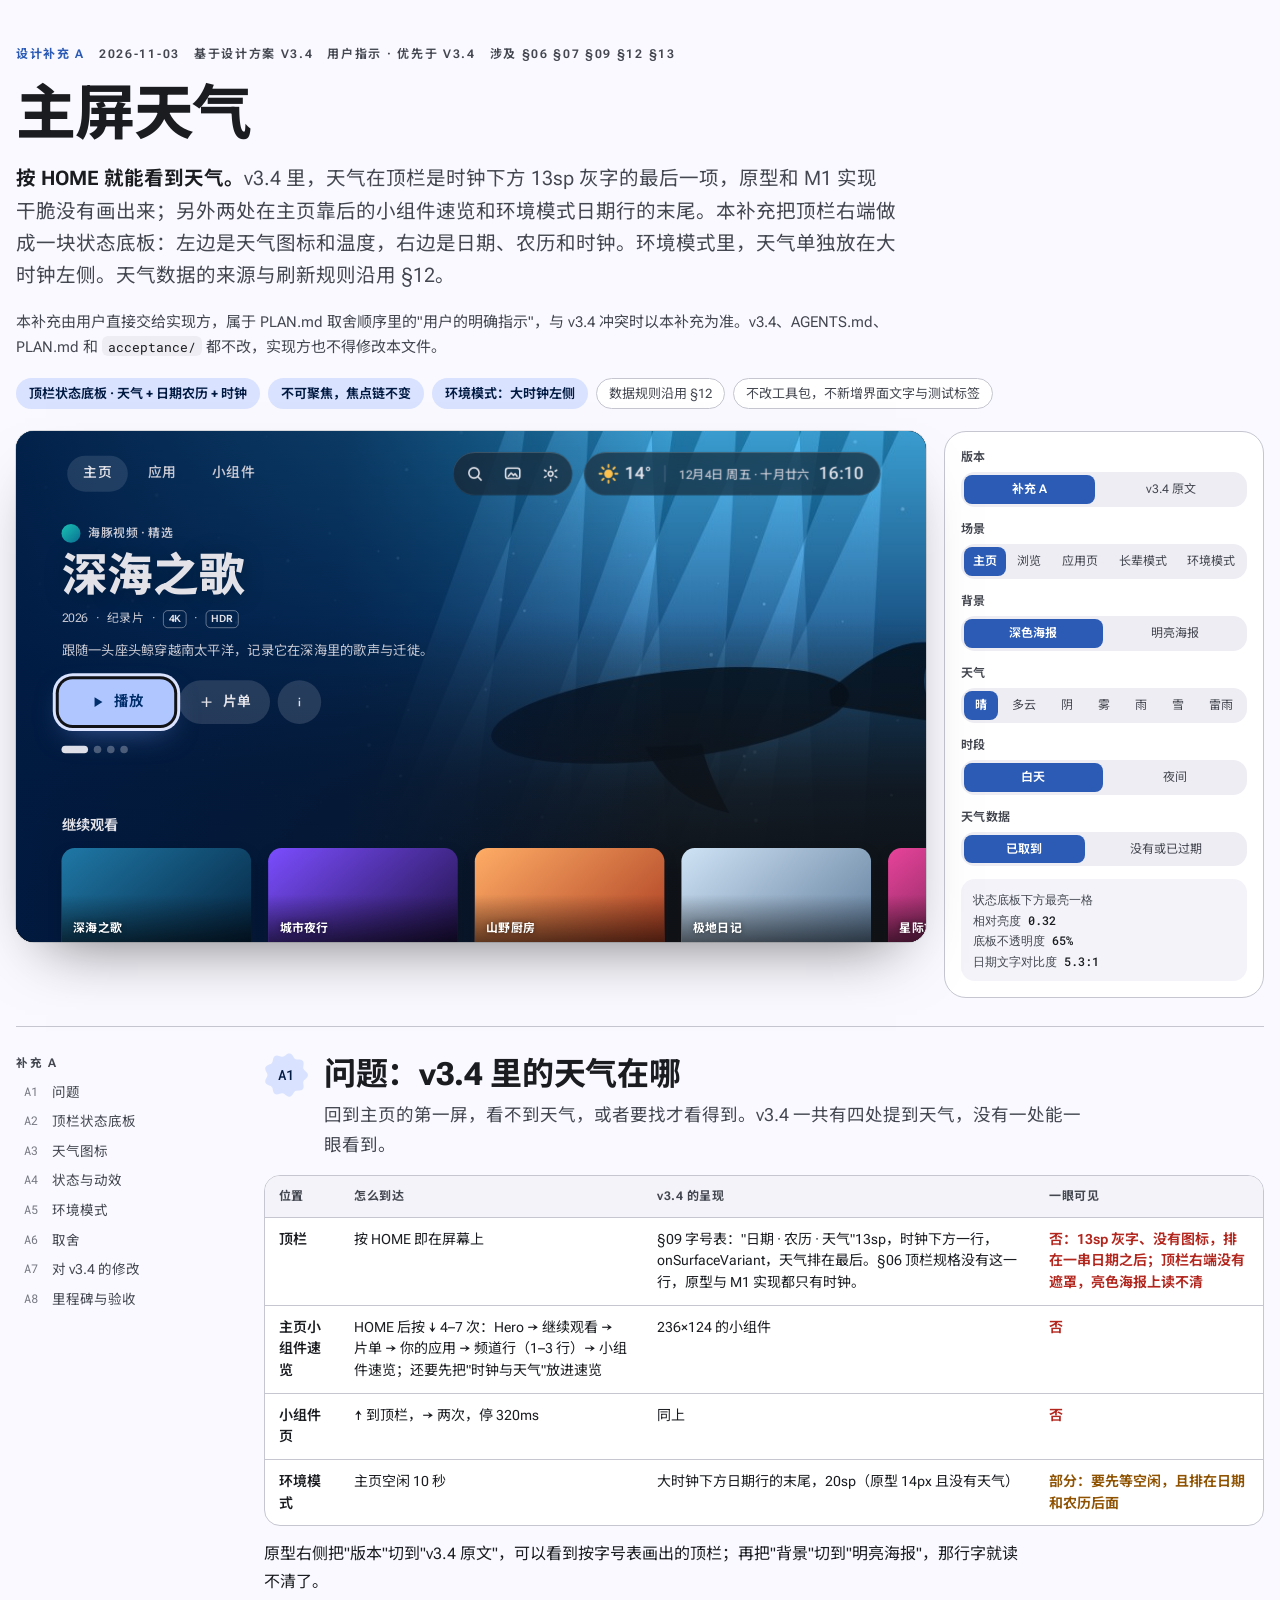
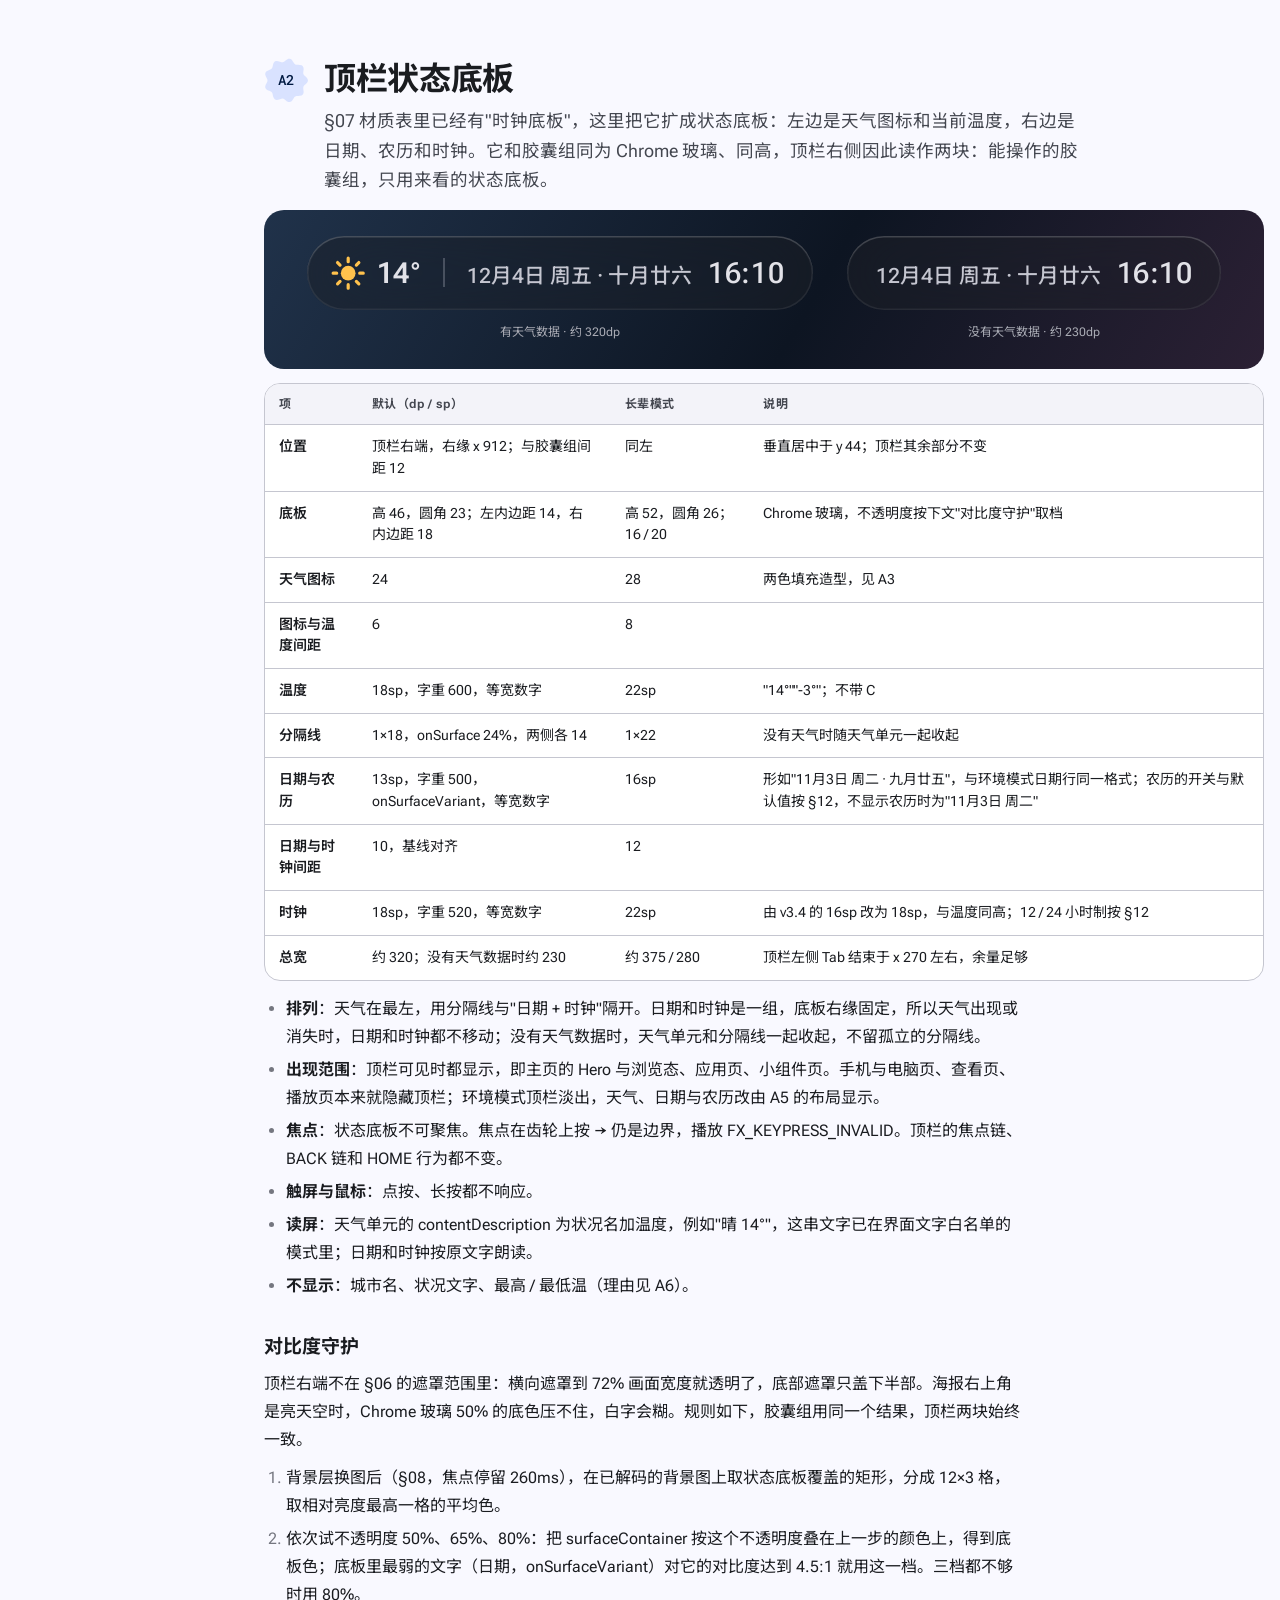
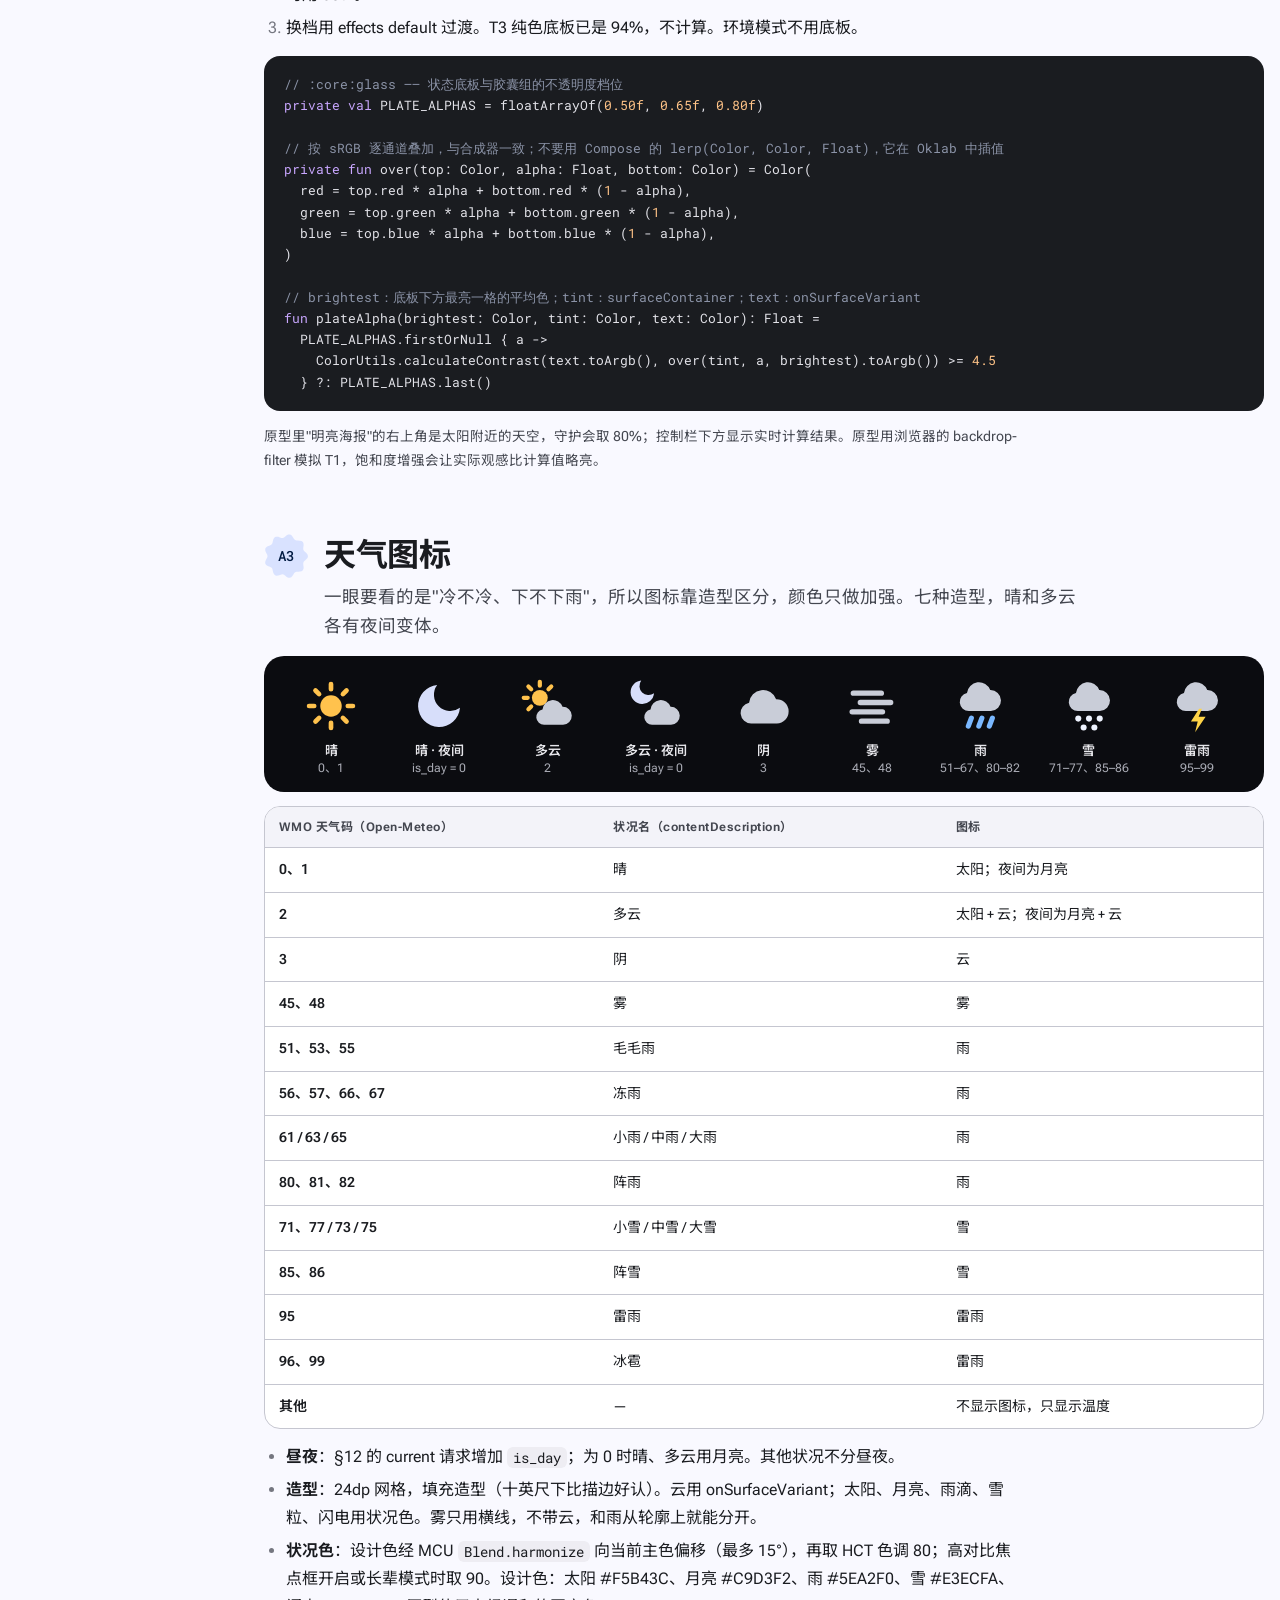
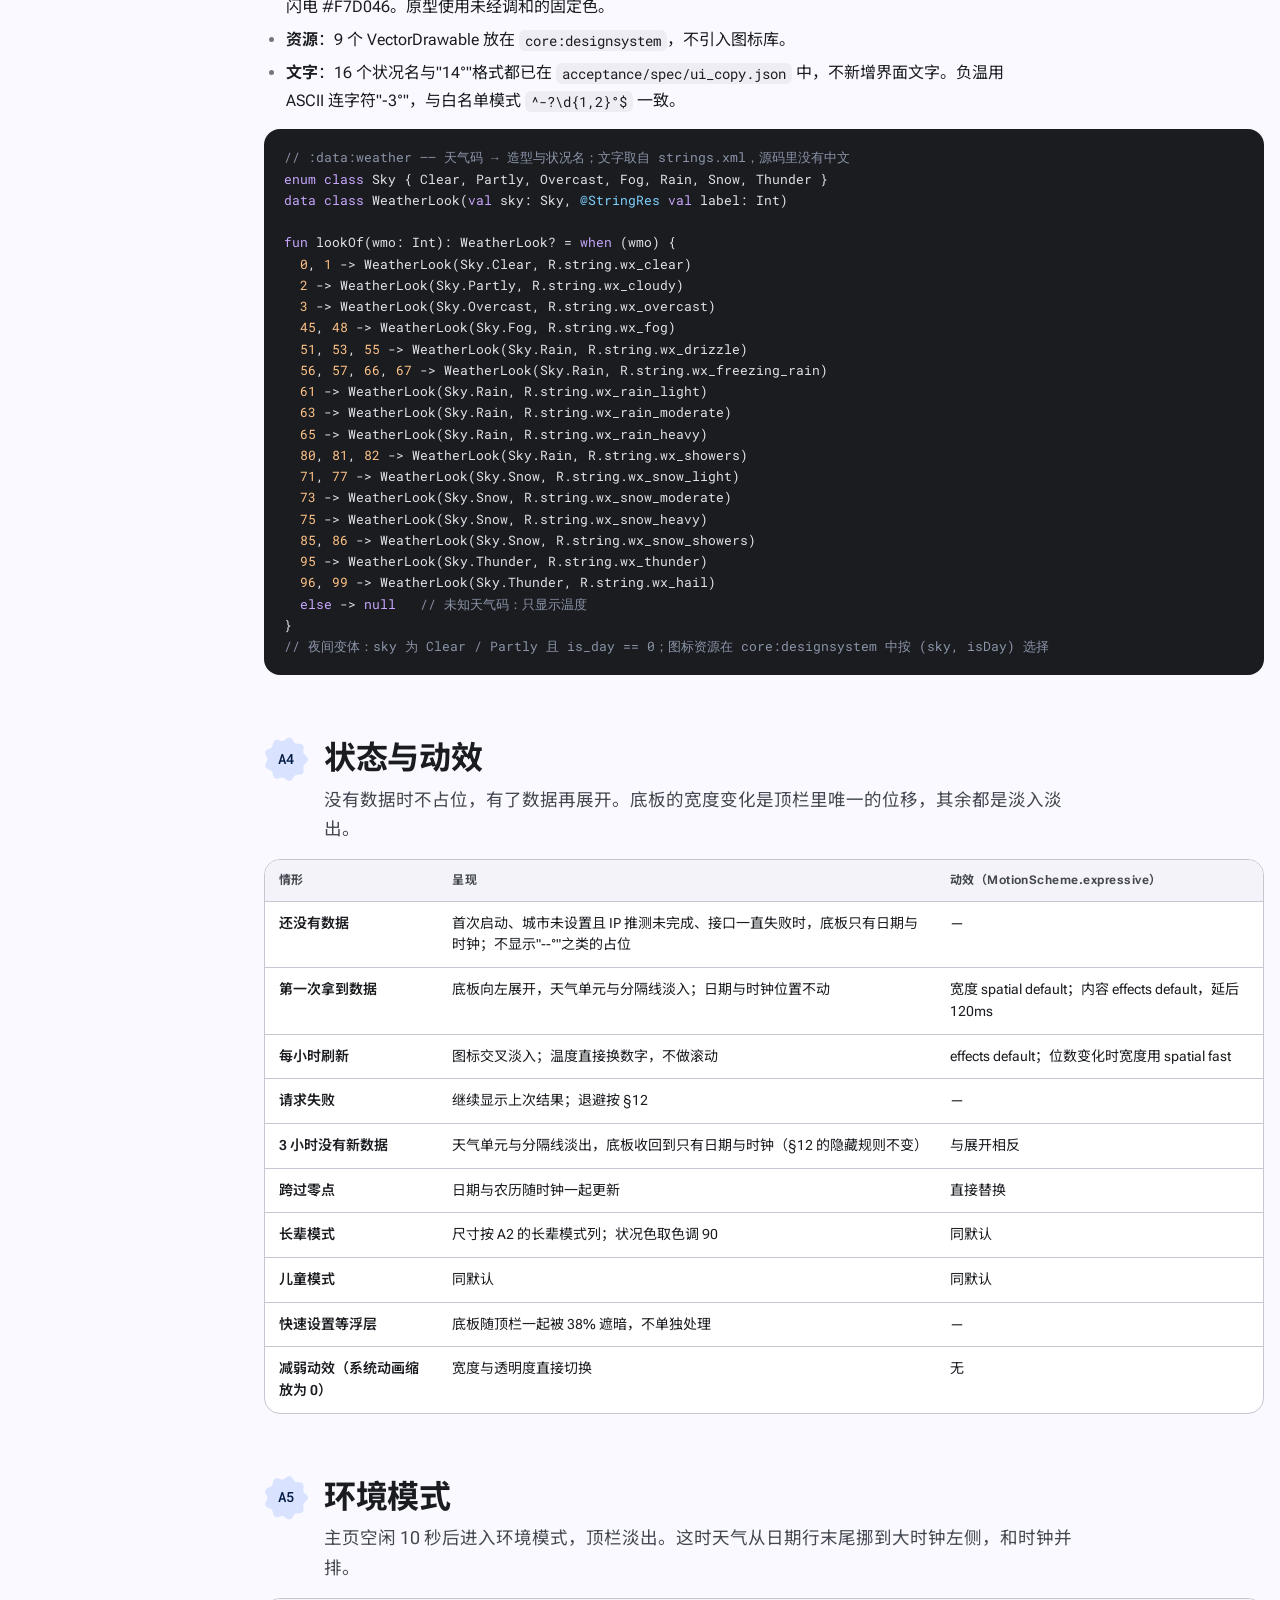
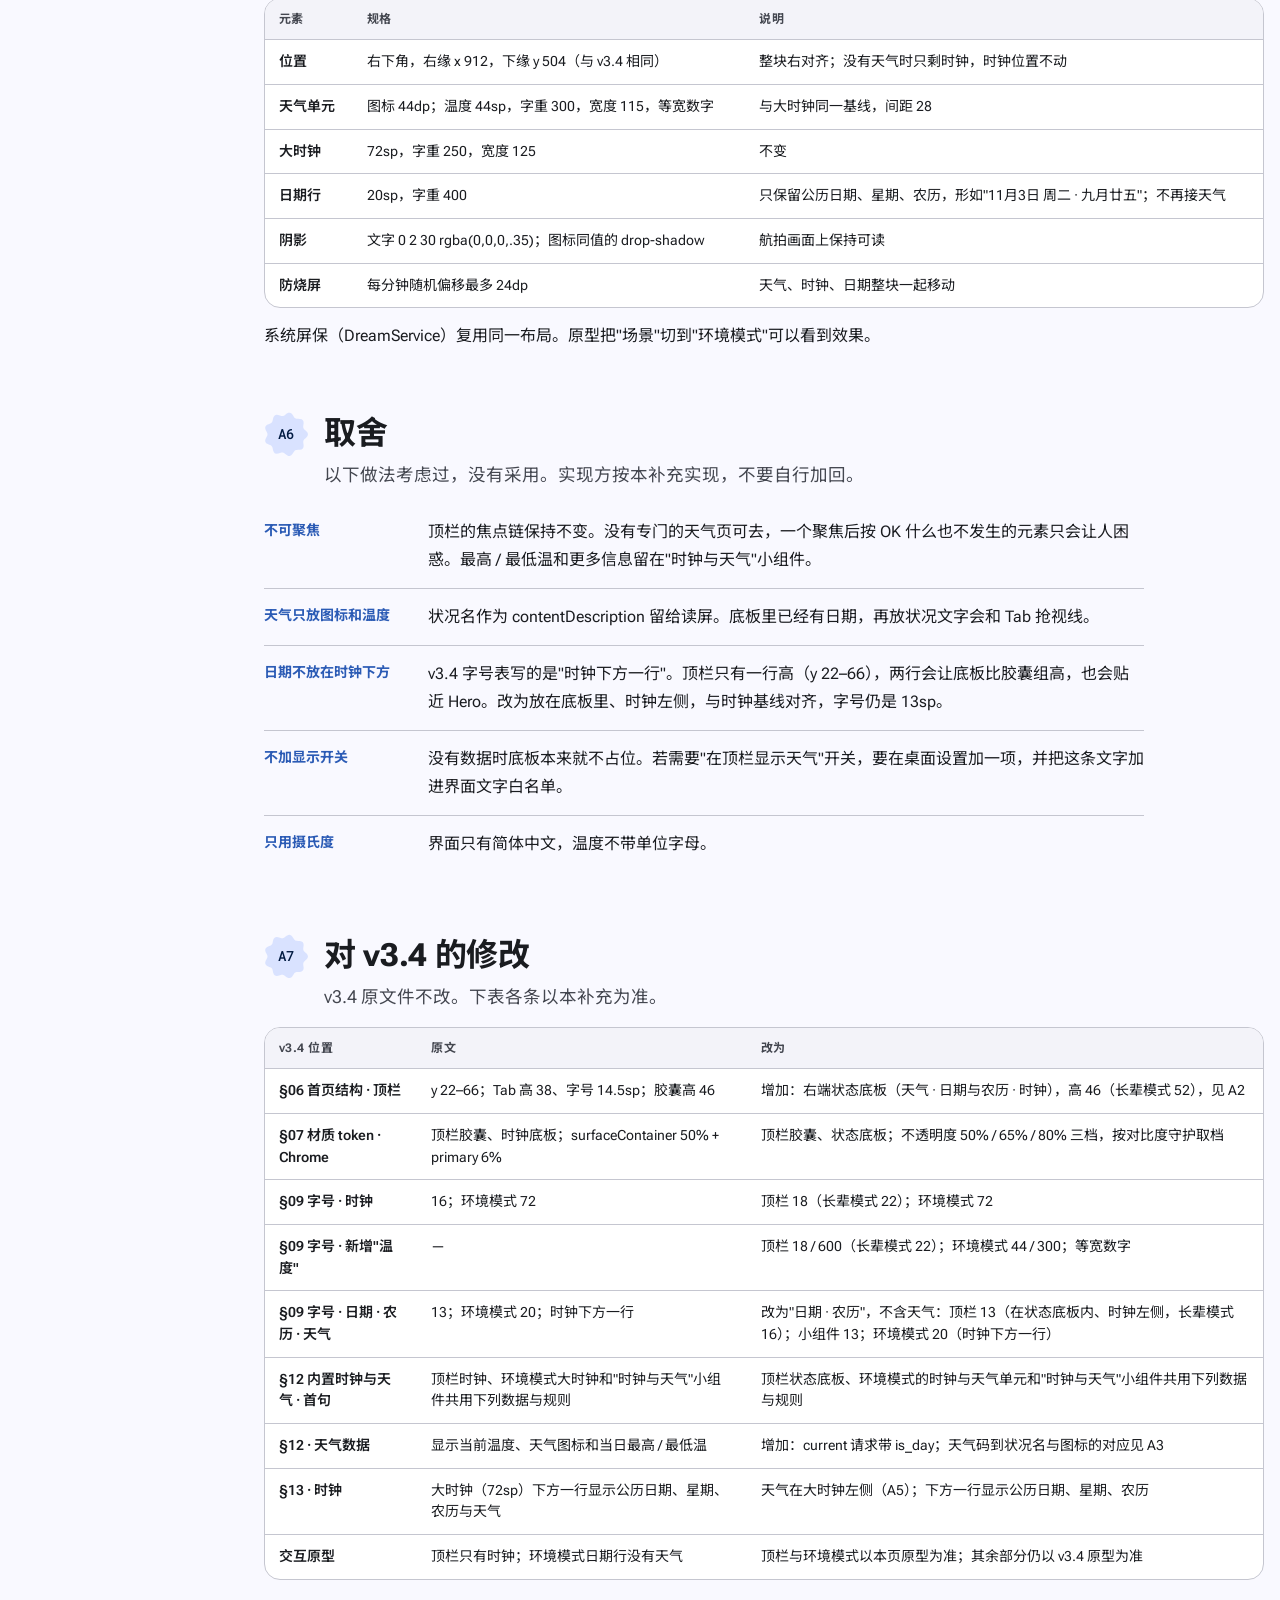
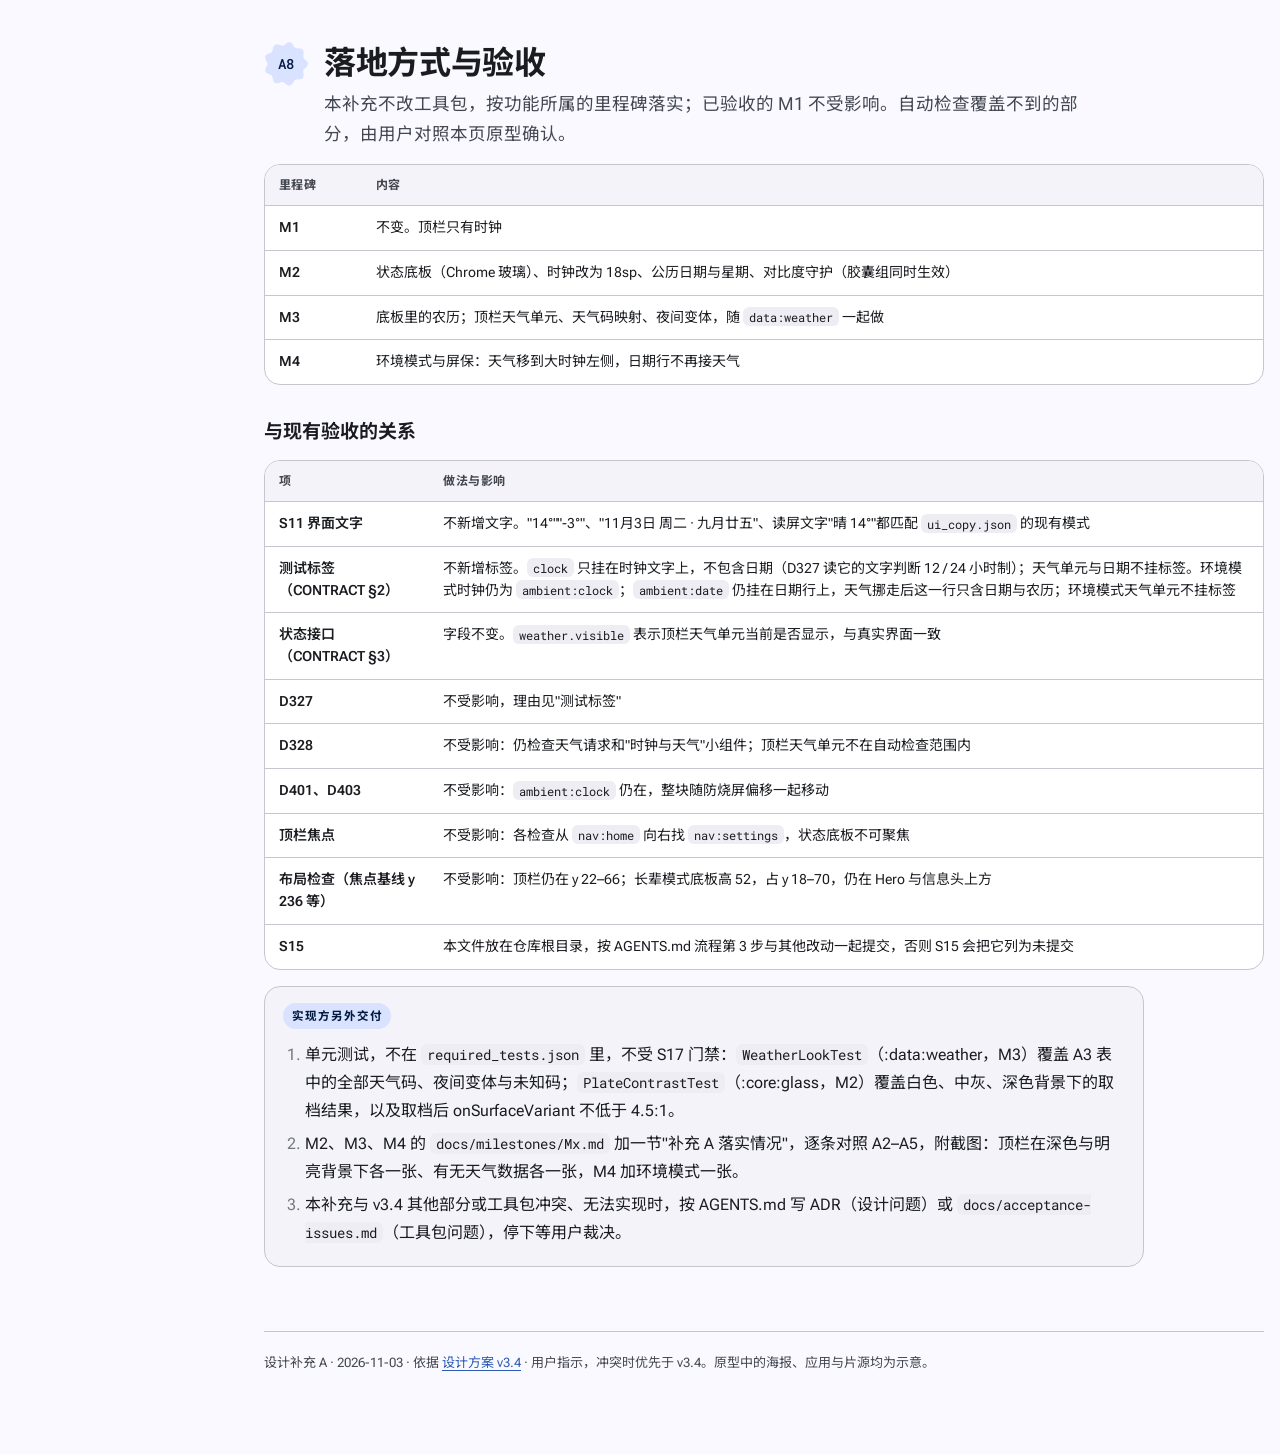
<file: tv-launcher-design-v3-weather.html>
<!doctype html>
<html lang="zh-CN">
<head>
<meta charset="utf-8">
<meta name="viewport" content="width=device-width, initial-scale=1, viewport-fit=cover">
<title>主屏天气设计补充</title>
<meta name="description" content="TV Launcher 设计方案 v3.4 的补充 A：天气移到顶栏右端的状态底板，按 HOME 即可看到；环境模式中天气放在大时钟左侧。">
<link rel="preconnect" href="https://fonts.googleapis.com">
<link rel="preconnect" href="https://fonts.gstatic.com" crossorigin>
<link rel="stylesheet" href="https://fonts.googleapis.com/css2?family=Roboto+Flex:opsz,wdth,wght@8..144,25..151,100..1000&family=Roboto+Mono:wght@400;500&family=Noto+Sans+SC:wght@400;500;700;900&display=swap">
<style>
/* 版式沿用 v3.4：原型舞台在上（TV 960×540dp 等比缩放 + 右侧控制），其下为目录 + 760px 阅读列；色值与字体 token 与 v3.4 相同。 */
:root{
  --p10:#001a42; --p20:#002e6a; --p30:#004395; --p40:#2b5bb5; --p80:#afc6ff; --p90:#d9e2ff; --p100:#ffffff;
  --t30:#5a3d60; --t40:#735479; --t80:#e0bae6; --t90:#fdd7ff;
  --n4:#0c0e12; --n6:#111317; --n10:#1a1c20; --n12:#1e2024; --n17:#282a2e; --n22:#333539; --n90:#e2e2e8; --n94:#eeedf3; --n96:#f3f3f9; --n98:#f9f9ff; --n100:#ffffff;
  --nv30:#444750; --nv50:#757780; --nv60:#8f9099; --nv80:#c5c6d0;

  --bg:var(--n98); --bg-2:var(--n96); --card:var(--n100); --sunk:var(--n94);
  --fg:var(--n10); --fg-2:var(--nv30); --line:var(--nv80); --line-strong:var(--nv50);
  --accent:var(--p40); --on-accent:var(--p100); --accent-soft:var(--p90); --on-accent-soft:var(--p10);
  --tag:var(--t90); --on-tag:var(--t30);
  --code-bg:var(--n10); --code-fg:var(--n90);
  --ok:#1b7a4c; --ok-bg:#dff3e7; --warn:#8f5200; --warn-bg:#fdeed9; --bad:#b3261e; --bad-bg:#fbe3e1;

  --font-body:"Roboto Flex","Noto Sans SC","Microsoft YaHei UI","PingFang SC","Hiragino Sans GB",system-ui,sans-serif;
  --font-display:"Roboto Flex","Noto Sans SC","Microsoft YaHei UI","PingFang SC",system-ui,sans-serif;
  --font-mono:"Roboto Mono","Cascadia Code",Consolas,"SFMono-Regular",monospace;
  --measure:760px;
  --cookie:circle(50%);
  color-scheme:light;
}
@media (prefers-color-scheme: dark){
  :root:not([data-theme="light"]){
    --bg:var(--n6); --bg-2:var(--n10); --card:var(--n12); --sunk:var(--n4);
    --fg:var(--n90); --fg-2:var(--nv80); --line:var(--nv30); --line-strong:var(--nv60);
    --accent:var(--p80); --on-accent:var(--p20); --accent-soft:var(--p30); --on-accent-soft:var(--p90);
    --tag:var(--t30); --on-tag:var(--t90); --code-bg:var(--n4); --code-fg:var(--n90);
    --ok:#86d8a8; --ok-bg:#12331f; --warn:#ffc27a; --warn-bg:#3a2608; --bad:#f2b8b5; --bad-bg:#3d1311;
    color-scheme:dark;
  }
}
:root[data-theme="dark"]{
  --bg:var(--n6); --bg-2:var(--n10); --card:var(--n12); --sunk:var(--n4);
  --fg:var(--n90); --fg-2:var(--nv80); --line:var(--nv30); --line-strong:var(--nv60);
  --accent:var(--p80); --on-accent:var(--p20); --accent-soft:var(--p30); --on-accent-soft:var(--p90);
  --tag:var(--t30); --on-tag:var(--t90); --code-bg:var(--n4); --code-fg:var(--n90);
  --ok:#86d8a8; --ok-bg:#12331f; --warn:#ffc27a; --warn-bg:#3a2608; --bad:#f2b8b5; --bad-bg:#3d1311;
  color-scheme:dark;
}

*{box-sizing:border-box}
html{scroll-behavior:smooth;scroll-padding-top:20px;-webkit-text-size-adjust:100%}
body{margin:0;background:var(--bg);color:var(--fg);font-family:var(--font-body);font-size:16px;line-height:1.75;
  padding-left:max(16px,env(safe-area-inset-left,0px));padding-right:max(16px,env(safe-area-inset-right,0px))}
a{color:var(--accent);text-underline-offset:3px;text-decoration-thickness:1px}
:focus-visible{outline:3px solid var(--accent);outline-offset:3px;border-radius:6px}
code,pre{font-family:var(--font-mono)}
h1,h2,h3{font-family:var(--font-display);text-wrap:balance;margin:0}
h1{font-size:clamp(34px,5.2vw,60px);line-height:1.04;font-weight:760;font-stretch:112%;letter-spacing:-.02em;font-variation-settings:"opsz" 96}
h2{font-size:clamp(25px,3vw,32px);line-height:1.2;font-weight:720;font-stretch:108%;letter-spacing:-.01em}
h3{font-size:19px;line-height:1.4;font-weight:680;margin:34px 0 10px}
p{margin:10px 0}
ul,ol{padding-left:22px;margin:10px 0}
li{margin:5px 0}
li::marker{color:var(--line-strong)}
strong{font-weight:680}
.small{font-size:13.5px}
code.i{font-size:.86em;background:var(--sunk);color:var(--fg);padding:1.5px 6px;border-radius:6px;overflow-wrap:break-word}
.muted{color:var(--fg-2)}

.wrap{max-width:1400px;margin:0 auto}
.mast{padding-block:44px 22px;display:grid;gap:18px}
.eyebrow{font-size:12px;font-weight:650;letter-spacing:.14em;text-transform:uppercase;color:var(--fg-2);display:flex;gap:14px;flex-wrap:wrap}
.eyebrow b{color:var(--accent);font-weight:700}
.thesis{font-size:clamp(17px,1.6vw,19.5px);line-height:1.65;color:var(--fg-2);max-width:880px;margin:0}
.thesis strong{color:var(--fg)}
.thesis.std{font-size:15px;line-height:1.65}
.chips{display:flex;flex-wrap:wrap;gap:8px}
.chip{display:inline-flex;align-items:center;gap:6px;font-size:13px;line-height:1;padding:8px 12px;border-radius:999px;border:1px solid var(--line);color:var(--fg-2);background:var(--card);white-space:nowrap}
.chip.key{background:var(--accent-soft);color:var(--on-accent-soft);border-color:transparent;font-weight:650}

/* 原型带 */
.proto{display:grid;grid-template-columns:minmax(0,1fr) 320px;gap:18px;align-items:start;padding-bottom:28px}
.stage{position:relative;width:100%;aspect-ratio:16/9;max-width:100%;border-radius:18px;overflow:hidden;background:#06070a;
  box-shadow:0 0 0 1px color-mix(in srgb,var(--fg) 14%,transparent),0 30px 60px -30px rgba(0,0,0,.55)}
.insp{background:var(--card);border:1px solid var(--line);border-radius:22px;padding:16px;display:grid;gap:13px;min-width:0;font-size:13.5px;line-height:1.55}
.ctl{display:grid;gap:6px;min-width:0}
.ctl-label{font-size:12px;font-weight:650;color:var(--fg-2);letter-spacing:.04em}
.seg{display:flex;flex-wrap:wrap;gap:3px;background:var(--sunk);border-radius:14px;padding:3px}
.seg label{flex:1 1 auto;position:relative}
.seg input{position:absolute;opacity:0;inset:0;margin:0;cursor:pointer}
.seg span{display:block;text-align:center;font-size:12px;line-height:1.2;padding:7px 8px;border-radius:11px;color:var(--fg-2);cursor:pointer;transition:background-color .2s,color .2s,border-radius .3s;white-space:nowrap}
.seg input:checked+span{background:var(--accent);color:var(--on-accent);font-weight:650;border-radius:8px}
.seg input:focus-visible+span{outline:2px solid var(--accent);outline-offset:2px}
.readout{font-family:var(--font-mono);font-size:12px;line-height:1.7;color:var(--fg-2);background:var(--bg-2);border-radius:14px;padding:10px 12px;font-variant-numeric:tabular-nums}
.readout b{color:var(--fg);font-weight:500}

/* 正文 */
.doc{display:grid;grid-template-columns:200px minmax(0,1fr);gap:48px;padding-block:28px 80px;border-top:1px solid var(--line)}
.toc{position:sticky;top:20px;align-self:start;font-size:13.5px;line-height:1.45}
.toc p{font-size:11.5px;letter-spacing:.14em;text-transform:uppercase;color:var(--fg-2);font-weight:700;margin:0 0 6px}
.toc a{display:grid;grid-template-columns:28px 1fr;padding:5px 8px;border-radius:10px;color:var(--fg-2);text-decoration:none}
.toc a span{font-family:var(--font-mono);font-size:11.5px;color:var(--line-strong);padding-top:1px}
.toc a:hover{background:var(--bg-2);color:var(--fg)}
main.content{min-width:0}
section{margin:0 0 64px;scroll-margin-top:20px}
.sh{display:grid;grid-template-columns:auto 1fr;gap:16px;align-items:start;margin-bottom:14px}
.num{width:44px;height:44px;display:grid;place-items:center;background:var(--accent-soft);color:var(--on-accent-soft);font-family:var(--font-mono);font-weight:500;font-size:14px;clip-path:var(--cookie);margin-top:-2px}
.lead{font-size:17.5px;line-height:1.7;color:var(--fg-2);max-width:var(--measure);margin:8px 0 0}
.prose{max-width:var(--measure)}
.note{border-radius:16px;padding:14px 18px;margin:16px 0;background:var(--bg-2);border:1px solid var(--line);max-width:calc(var(--measure) + 120px)}
.note>b:first-child{display:inline-block;font-size:11.5px;letter-spacing:.08em;font-weight:750;padding:3px 9px;border-radius:999px;margin-bottom:6px;background:var(--accent-soft);color:var(--on-accent-soft)}
.note.warn{background:var(--warn-bg);border-color:transparent}
.note.warn>b:first-child{background:var(--warn);color:var(--bg)}
.note p{margin:4px 0}
.note ol{margin:6px 0 2px}
.tbl{overflow-x:auto;margin:14px 0;border:1px solid var(--line);border-radius:16px;background:var(--card)}
table{border-collapse:collapse;width:100%;min-width:640px;font-size:14px;line-height:1.55}
th{text-align:left;font-size:12px;font-weight:700;letter-spacing:.04em;color:var(--fg-2);background:var(--bg-2);padding:11px 14px;border-bottom:1px solid var(--line);white-space:nowrap}
td{padding:11px 14px;border-bottom:1px solid var(--line);vertical-align:top}
tr:last-child td{border-bottom:0}
td:first-child{font-weight:600}
td.n{color:var(--bad);font-weight:650}
td.p{color:var(--warn);font-weight:650}
.num-col td{font-variant-numeric:tabular-nums}
pre{background:var(--code-bg);color:var(--code-fg);border-radius:16px;padding:18px 20px;overflow:auto;font-size:12.5px;line-height:1.7;margin:14px 0;tab-size:2}
pre .c{color:#8b93a7}pre .k{color:#c9a7ff}pre .s{color:#a8d98a}pre .n{color:#ffc387}pre .a{color:#7fd1ff}
.decision{display:grid;grid-template-columns:150px minmax(0,1fr);gap:14px;padding:14px 0;border-bottom:1px solid var(--line);max-width:calc(var(--measure) + 120px)}
.decision:last-child{border-bottom:0}
.decision>b{font-size:14px;color:var(--accent)}
.decision p{margin:0}

/* 图标标本：电视画面里的深色底，两种主题下都保持深色 */
.specimen{background:#0b0c10;border-radius:20px;padding:22px 18px 16px;display:grid;grid-template-columns:repeat(auto-fill,minmax(92px,1fr));gap:18px 10px;color:#e6e6ea;margin:14px 0;
  --g-cloud:#c9cdd8;--g-sun:#ffc24d;--g-moon:#d7defa;--g-rain:#7ab8ff;--g-snow:#eef3ff;--g-bolt:#ffd447}
.specimen figure{margin:0;display:grid;justify-items:center;gap:8px}
.specimen svg{width:56px;height:56px}
.specimen figcaption{font-size:12px;color:#a9abb4;text-align:center;line-height:1.35}
.specimen figcaption b{display:block;color:#e6e6ea;font-size:13px;font-weight:600}
.plate-spec{background:#0b0c10;border-radius:20px;padding:26px 18px;margin:14px 0;display:flex;flex-wrap:wrap;gap:22px 34px;align-items:flex-end;justify-content:center;overflow:hidden;
  background-image:linear-gradient(120deg,#20324a,#0d1522 55%,#2b2034)}
.plate-spec .cell{display:grid;gap:12px;justify-items:center;min-width:0}
.plate-spec .cap{font-size:12px;color:#a9abb4;text-align:center}
.tv.ps{position:relative;width:auto;height:auto;background:none;overflow:visible;zoom:1.6}
@media (max-width:720px){ .tv.ps{zoom:1} }
.foot{border-top:1px solid var(--line);padding-top:20px;font-size:13px;color:var(--fg-2)}

@media (max-width:1180px){ .proto{grid-template-columns:1fr} .insp{grid-template-columns:repeat(2,minmax(0,1fr))} .insp>.readout{grid-column:1/-1} }
@media (max-width:980px){ .doc{grid-template-columns:1fr;gap:20px} .toc{display:none} }
@media (max-width:720px){ .insp{grid-template-columns:1fr} .sh{grid-template-columns:1fr;gap:8px} .mast{padding-block:28px 16px} .decision{grid-template-columns:1fr;gap:4px} }
@media (prefers-reduced-motion: reduce){ html{scroll-behavior:auto} *{transition-duration:.01ms!important;animation-duration:.01ms!important} }

/* ===== TV 原型（960×540 逻辑 dp，等比缩放；样式取自 v3.4 原型）===== */
.tv{position:absolute;left:0;top:0;width:960px;height:540px;transform-origin:0 0;overflow:hidden;
  --primary:#afc6ff;--on-primary:#002e6a;--surface:#111317;--sc:#1e2024;--sc-high:#282a2e;
  --on-surface:#e2e2e8;--on-surface-var:#c5c6d0;--amb:#001a42;--ring:#d9e2ff;--glow:rgba(120,160,255,.55);
  --g-cloud:#c9cdd8;--g-sun:#ffc24d;--g-moon:#d7defa;--g-rain:#7ab8ff;--g-snow:#eef3ff;--g-bolt:#ffd447;
  --spr-fast:cubic-bezier(.34,1.45,.64,1);--spr-def:cubic-bezier(.3,1.12,.5,1);--d-def:520ms;--ease-fx:cubic-bezier(.2,0,0,1);
  --pa:50%;
  background:var(--surface);color:var(--on-surface);font-family:"Roboto Flex","Noto Sans SC","Microsoft YaHei UI","PingFang SC",system-ui,sans-serif;line-height:1.4;user-select:none;-webkit-user-select:none}
.tv *{box-sizing:border-box}
.tv[data-scene="elder"]{--g-sun:#ffd98a;--g-moon:#e6ebff;--g-rain:#acd2ff;--g-bolt:#ffe383;--g-cloud:#dde0e8}
.tv-bg{position:absolute;inset:0;background-size:cover;background-position:center;transition:opacity .6s var(--ease-fx)}
.tv-scrim{position:absolute;inset:0;pointer-events:none;transition:opacity .6s var(--ease-fx);
  background:linear-gradient(90deg,color-mix(in srgb,var(--amb) 92%,transparent) 0%,color-mix(in srgb,var(--amb) 66%,transparent) 36%,transparent 72%),
             linear-gradient(0deg,var(--surface) 0%,color-mix(in srgb,var(--surface) 78%,transparent) 30%,transparent 64%)}
.tv-scrim2{position:absolute;inset:0;pointer-events:none;opacity:0;transition:opacity .6s var(--ease-fx);
  background:linear-gradient(0deg,var(--surface) 0%,color-mix(in srgb,var(--surface) 88%,transparent) 52%,color-mix(in srgb,var(--surface) 30%,transparent) 100%)}
.tv:not([data-scene="home"]) .tv-scrim2{opacity:1}
.tv[data-scene="amb"] .tv-scrim,.tv[data-scene="amb"] .tv-scrim2{opacity:0}
.tv-ambshade{position:absolute;inset:0;pointer-events:none;opacity:0;transition:opacity .8s var(--ease-fx);background:linear-gradient(0deg,rgba(0,0,0,.45),transparent 42%)}
.tv[data-scene="amb"] .tv-ambshade{opacity:1}

.glass{position:relative;isolation:isolate;background:color-mix(in srgb,var(--sc) var(--pa),transparent);
  -webkit-backdrop-filter:blur(24px) saturate(150%);backdrop-filter:blur(24px) saturate(150%);
  box-shadow:inset 0 1px 0 rgba(255,255,255,.12),inset 0 0 0 1px rgba(255,255,255,.07);transition:background-color .5s var(--ease-fx)}
.tv[data-v="34"]{--pa:50%}

.tv-top{position:absolute;left:48px;right:48px;top:22px;height:46px;display:flex;align-items:center;gap:12px;z-index:20;transition:opacity .6s var(--ease-fx)}
.tv[data-scene="amb"] .tv-top{opacity:0}
.tv-tabs{display:flex;align-items:center;gap:4px;height:46px;margin-left:6px}
.tv-tab{height:38px;padding:0 17px;border-radius:19px;display:flex;align-items:center;font-size:14.5px;font-weight:560;color:var(--on-surface-var);white-space:nowrap}
.tv-tab.sel{color:var(--on-surface);background:color-mix(in srgb,var(--on-surface) 12%,transparent)}
.tv-spacer{flex:1}
.tv-pill{display:flex;align-items:center;gap:2px;padding:4px;border-radius:24px;height:46px}
.tv-ico{width:38px;height:38px;border-radius:19px;display:grid;place-items:center;color:var(--on-surface)}
.tv-ico svg{width:20px;height:20px;fill:none;stroke:currentColor;stroke-width:2;stroke-linecap:round;stroke-linejoin:round}

/* 状态底板：天气单元 + 分隔线 + 日期与时钟 */
.plate{display:flex;align-items:center;height:46px;border-radius:23px;padding:0 18px 0 14px;white-space:nowrap}
.wxu{display:flex;align-items:center;gap:6px;overflow:hidden;max-width:120px;opacity:1;
  transition:max-width var(--d-def) var(--spr-def),opacity .35s var(--ease-fx) .12s}
.wxu .glyph{width:24px;height:24px;flex:none;display:block}
.wxu .glyph svg,.amb-wx .glyph svg{width:100%;height:100%;display:block}
.temp{font-size:18px;font-weight:600;font-variant-numeric:tabular-nums;letter-spacing:.01em}
.sep{width:1px;height:18px;background:color-mix(in srgb,var(--on-surface) 24%,transparent);margin:0 14px;flex:none;transition:margin var(--d-def) var(--spr-def),opacity .3s var(--ease-fx)}
.dt{display:flex;align-items:baseline;gap:10px}
.pdate{font-size:13px;font-weight:500;color:var(--on-surface-var);font-variant-numeric:tabular-nums}
.clk{font-size:18px;font-weight:520;font-variant-numeric:tabular-nums;letter-spacing:.02em}
.plate.nodata .wxu{max-width:0;opacity:0;transition:max-width var(--d-def) var(--spr-def),opacity .2s var(--ease-fx)}
.plate.nodata .sep{margin:0;opacity:0;width:0}
.plate.nodata{padding-left:18px}
.tv[data-scene="elder"] .plate{height:52px;border-radius:26px;padding:0 20px 0 16px}
.tv[data-scene="elder"] .wxu{gap:8px;max-width:140px}
.tv[data-scene="elder"] .wxu .glyph{width:28px;height:28px}
.tv[data-scene="elder"] .temp,.tv[data-scene="elder"] .clk{font-size:22px}
.tv[data-scene="elder"] .sep{height:22px}
.tv[data-scene="elder"] .dt{gap:12px}
.tv[data-scene="elder"] .pdate{font-size:16px}
.tv[data-scene="elder"] .plate.nodata{padding-left:20px}
.tv[data-scene="elder"] .plate.nodata .wxu{max-width:0}
.glyph.swap{animation:gfade .5s var(--ease-fx)}
@keyframes gfade{from{opacity:0}to{opacity:1}}

/* v3.4 原文：时钟 16sp，下方一行 13sp 日期 · 农历 · 天气 */
.clk34{display:none;flex-direction:column;align-items:flex-end;line-height:1.18;padding-left:4px}
.clk34 b{font-size:16px;font-weight:520;font-variant-numeric:tabular-nums}
.clk34 small{font-size:13px;font-weight:500;color:var(--on-surface-var);font-variant-numeric:tabular-nums;white-space:nowrap}
.tv[data-v="34"] .plate{display:none}
.tv[data-v="34"] .clk34{display:flex}

/* Hero */
.tv-hero{position:absolute;left:48px;top:98px;width:500px;z-index:10;transition:opacity .45s var(--ease-fx),transform .6s var(--spr-def)}
.tv:not([data-scene="home"]) .tv-hero{opacity:0;transform:translateY(-28px)}
.hero-src{display:flex;gap:8px;align-items:center;font-size:12.5px;font-weight:600;color:var(--on-surface-var);letter-spacing:.02em}
.badge{width:20px;height:20px;border-radius:50%;flex:none}
.hero-title{font-size:48px;line-height:1.06;font-weight:820;margin:10px 0 10px;letter-spacing:.01em;font-stretch:110%;text-shadow:0 2px 24px rgba(0,0,0,.25)}
.hero-meta{display:flex;gap:8px;align-items:center;font-size:12.5px;color:var(--on-surface-var);flex-wrap:wrap}
.hero-meta .q{border:1px solid color-mix(in srgb,var(--on-surface) 45%,transparent);border-radius:5px;padding:1px 5px;font-size:10.5px;font-weight:700;color:var(--on-surface)}
.hero-desc{font-size:14px;line-height:1.62;color:var(--on-surface-var);max-width:450px;margin:12px 0 20px}
.btn-group{display:flex;gap:8px;align-items:center;height:48px}
.tvbtn{height:46px;border-radius:23px;padding:0 20px;display:inline-flex;gap:8px;align-items:center;justify-content:center;font-size:14.5px;font-weight:650;white-space:nowrap;background:color-mix(in srgb,var(--on-surface) 15%,transparent);color:var(--on-surface)}
.tvbtn svg{width:18px;height:18px;fill:currentColor;flex:none}
.tvbtn.primary{background:var(--primary);color:var(--on-primary);padding:0 30px;border-radius:14px;transform:scale(1.05);box-shadow:0 0 0 3px var(--surface),0 0 0 6px var(--ring),0 12px 30px -8px var(--glow)}
.tvbtn.icon{width:46px;padding:0}
.dots{display:flex;gap:6px;margin-top:22px;align-items:center}
.dot{width:8px;height:8px;border-radius:4px;background:color-mix(in srgb,var(--on-surface) 32%,transparent)}
.dot.on{width:28px;background:var(--on-surface)}

/* 浏览信息头 */
.tv-info{position:absolute;left:48px;top:86px;width:560px;z-index:10;opacity:0;transform:translateY(14px);transition:opacity .45s var(--ease-fx),transform .6s var(--spr-def)}
.tv[data-scene="browse"] .tv-info{opacity:1;transform:none}
.info-title{font-size:30px;font-weight:820;line-height:1.15;margin:6px 0 6px;font-stretch:106%}
.info-desc{font-size:13px;line-height:1.55;color:var(--on-surface-var);max-width:520px;margin-top:8px}

/* 内容行 */
.tv-rows{position:absolute;left:0;right:0;top:404px;z-index:6;transition:top .7s var(--spr-def),opacity .4s var(--ease-fx)}
.tv[data-scene="browse"] .tv-rows{top:236px}
.tv[data-scene="apps"] .tv-rows,.tv[data-scene="elder"] .tv-rows,.tv[data-scene="amb"] .tv-rows{opacity:0}
.row-h{padding-left:48px;height:24px;font-size:15px;font-weight:660;display:flex;align-items:center}
.track{display:flex;gap:18px;padding:12px 48px 32px}
.card{position:relative;flex:none;border-radius:14px}
.card .art{position:absolute;inset:0;border-radius:inherit;overflow:hidden;box-shadow:0 6px 18px -8px rgba(0,0,0,.5)}
.w-next{width:200px;height:112px}
.w-next .shade{position:absolute;inset:auto 0 0 0;height:56%;background:linear-gradient(transparent,rgba(0,0,0,.72))}
.w-next .ttl{position:absolute;left:12px;bottom:20px;font-size:12.5px;font-weight:700;color:#fff;text-shadow:0 1px 6px rgba(0,0,0,.5)}
.w-next .pg{position:absolute;left:12px;right:12px;bottom:10px;height:3px;border-radius:2px;background:rgba(255,255,255,.28)}
.w-next .pg i{display:block;height:100%;border-radius:2px;background:#fff}
.tv[data-scene="browse"] .card.f{transform:scale(1.1);border-radius:24px;z-index:3;box-shadow:0 0 0 3px var(--ring),0 20px 40px -10px var(--glow)}
.card .lbl{position:absolute;left:2px;top:calc(100% + 8px);white-space:nowrap;font-size:11.5px;font-weight:600;opacity:0}
.card .lbl small{font-weight:450;color:var(--on-surface-var);margin-left:6px}
.tv[data-scene="browse"] .card.f .lbl{opacity:1}
.aicon{width:70px;height:70px}
.aicon .art{border-radius:50%;display:grid;place-items:center}
.art svg{width:44%;height:44%;fill:none;stroke:#fff;stroke-width:2.2;stroke-linecap:round;stroke-linejoin:round}

/* 应用页 / 长辈模式 */
.tv-page{position:absolute;left:0;right:0;top:88px;bottom:0;z-index:6;opacity:0;transition:opacity .4s var(--ease-fx)}
.tv[data-scene="apps"] .pg-apps,.tv[data-scene="elder"] .pg-elder{opacity:1}
.pg-h{padding:0 48px;font-size:22px;font-weight:780}
.grid{display:grid;gap:20px 22px;padding:22px 48px 0;justify-content:start}
.pg-apps .grid{grid-template-columns:repeat(4,186px)}
.banner{width:186px;height:105px}
.banner .art{display:grid;place-items:center}
.banner .art svg{width:34px;height:34px}
.pg-apps .card .lbl{opacity:1;color:var(--on-surface-var);font-weight:550}
.pg-apps .card.f{transform:scale(1.1);border-radius:22px;z-index:3;box-shadow:0 0 0 3px var(--ring),0 20px 40px -10px var(--glow)}
.pg-apps .card.f .lbl{color:var(--on-surface)}
.pg-elder{top:96px}
.pg-elder .grid{grid-template-columns:repeat(4,198px);gap:46px 22px;padding-top:14px}
.tile{width:198px;height:112px}
.tile .art{display:grid;place-items:center}
.tile .art svg{width:40px;height:40px}
.tile .lbl{opacity:1;font-size:15px;font-weight:650;top:calc(100% + 10px);color:var(--on-surface)}
.tile.f{transform:scale(1.06);z-index:3;box-shadow:0 0 0 4px #fff,0 0 0 6px #000}

/* 环境模式 */
.tv-amb{position:absolute;inset:0;z-index:30;opacity:0;pointer-events:none;transition:opacity 1s var(--ease-fx)}
.tv[data-scene="amb"] .tv-amb{opacity:1}
.amb-loc{position:absolute;left:48px;bottom:42px;font-size:13px;color:var(--on-surface-var);max-width:420px;text-shadow:0 1px 12px rgba(0,0,0,.4)}
.amb-loc b{display:block;font-size:20px;color:var(--on-surface);font-weight:700;margin-bottom:2px}
.amb-blk{position:absolute;right:48px;bottom:36px;display:grid;justify-items:end;gap:10px;text-shadow:0 2px 30px rgba(0,0,0,.35)}
.amb-row{display:flex;align-items:baseline;gap:28px}
.amb-wx{display:flex;align-items:baseline;gap:10px}
.amb-wx .glyph{width:44px;height:44px;align-self:center;filter:drop-shadow(0 2px 14px rgba(0,0,0,.35))}
.amb-wx .t{font-size:44px;font-weight:300;font-stretch:115%;font-variant-numeric:tabular-nums;line-height:1}
.amb-clk{font-size:72px;font-weight:250;font-stretch:125%;line-height:1;font-variant-numeric:tabular-nums}
.amb-date{font-size:20px;font-weight:400;color:var(--on-surface-var);font-variant-numeric:tabular-nums;white-space:nowrap}
.tv[data-v="34"] .amb-wx{display:none}
.amb-wx.nodata{display:none}
</style>
</head>
<body>
<div class="wrap">
  <header class="mast">
    <div class="eyebrow"><b>设计补充 A</b><span>2026-11-03</span><span>基于设计方案 v3.4</span><span>用户指示 · 优先于 v3.4</span><span>涉及 §06 §07 §09 §12 §13</span></div>
    <h1>主屏天气</h1>
    <p class="thesis"><strong>按 HOME 就能看到天气。</strong>v3.4 里，天气在顶栏是时钟下方 13sp 灰字的最后一项，原型和 M1 实现干脆没有画出来；另外两处在主页靠后的小组件速览和环境模式日期行的末尾。本补充把顶栏右端做成一块状态底板：左边是天气图标和温度，右边是日期、农历和时钟。环境模式里，天气单独放在大时钟左侧。天气数据的来源与刷新规则沿用 §12。</p>
    <p class="thesis std">本补充由用户直接交给实现方，属于 PLAN.md 取舍顺序里的"用户的明确指示"，与 v3.4 冲突时以本补充为准。v3.4、AGENTS.md、PLAN.md 和 <code class="i">acceptance/</code> 都不改，实现方也不得修改本文件。</p>
    <div class="chips">
      <span class="chip key">顶栏状态底板 · 天气 + 日期农历 + 时钟</span>
      <span class="chip key">不可聚焦，焦点链不变</span>
      <span class="chip key">环境模式：大时钟左侧</span>
      <span class="chip">数据规则沿用 §12</span>
      <span class="chip">不改工具包，不新增界面文字与测试标签</span>
    </div>
  </header>

  <div class="proto">
    <div class="stage" id="stage" role="img" aria-label="电视桌面原型：顶栏右端的状态底板显示天气图标、温度、日期、农历与时钟">
      <div class="tv" id="tv" data-v="a" data-scene="home" data-bg="dark">
        <div class="tv-bg" id="tvBg"></div>
        <div class="tv-scrim"></div>
        <div class="tv-scrim2"></div>
        <div class="tv-ambshade"></div>

        <header class="tv-top">
          <nav class="tv-tabs">
            <div class="tv-tab sel">主页</div>
            <div class="tv-tab">应用</div>
            <div class="tv-tab">小组件</div>
          </nav>
          <div class="tv-spacer"></div>
          <div class="tv-pill glass">
            <div class="tv-ico"><svg viewBox="0 0 24 24"><circle cx="11" cy="11" r="6.5"/><path d="m20 20-4.2-4.2"/></svg></div>
            <div class="tv-ico"><svg viewBox="0 0 24 24"><rect x="3" y="5" width="18" height="13" rx="3"/><path d="m6.5 15 3.5-4 3 3 2-2 2.5 3"/></svg></div>
            <div class="tv-ico"><svg viewBox="0 0 24 24"><circle cx="12" cy="12" r="3"/><path d="M12 2.8v2.4M12 18.8v2.4M4.2 7.5l2.1 1.2M17.7 15.3l2.1 1.2M4.2 16.5l2.1-1.2M17.7 8.7l2.1-1.2"/></svg></div>
          </div>
          <div class="plate glass" id="plate">
            <div class="wxu" id="wxu"><span class="glyph" id="glyph"></span><span class="temp" id="temp">14°</span></div>
            <i class="sep"></i>
            <span class="dt"><span class="pdate" id="pdate"></span><span class="clk" id="clk">20:08</span></span>
          </div>
          <div class="clk34" id="clk34"><b id="clk34t">20:08</b><small id="clk34d"></small></div>
        </header>

        <section class="tv-hero">
          <div class="hero-src"><span class="badge" id="heroBadge"></span><span id="heroSrc"></span></div>
          <div class="hero-title" id="heroTitle"></div>
          <div class="hero-meta" id="heroMeta"></div>
          <div class="hero-desc" id="heroDesc"></div>
          <div class="btn-group">
            <div class="tvbtn primary"><svg viewBox="0 0 24 24"><path d="M8 5.5v13l10.5-6.5z"/></svg>播放</div>
            <div class="tvbtn"><svg viewBox="0 0 24 24"><path d="M11 5h2v14h-2zM5 11h14v2H5z"/></svg>片单</div>
            <div class="tvbtn icon"><svg viewBox="0 0 24 24"><path d="M11 10h2v8h-2zM11 6h2v2h-2z"/></svg></div>
          </div>
          <div class="dots"><span class="dot on"></span><span class="dot"></span><span class="dot"></span><span class="dot"></span></div>
        </section>

        <section class="tv-info">
          <div class="hero-src"><span class="badge" id="infoBadge"></span><span id="infoSrc"></span></div>
          <div class="info-title" id="infoTitle"></div>
          <div class="hero-meta" id="infoMeta"></div>
          <div class="info-desc" id="infoDesc"></div>
        </section>

        <div class="tv-rows" id="tvRows"></div>
        <section class="tv-page pg-apps"><div class="pg-h">应用</div><div class="grid" id="appsGrid"></div></section>
        <section class="tv-page pg-elder"><div class="grid" id="elderGrid"></div></section>

        <div class="tv-amb">
          <div class="amb-loc"><b id="ambT"></b><span id="ambS"></span></div>
          <div class="amb-blk">
            <div class="amb-row">
              <span class="amb-wx" id="ambWx"><span class="glyph" id="ambGlyph"></span><span class="t" id="ambTemp">14°</span></span>
              <span class="amb-clk" id="ambClk">20:08</span>
            </div>
            <div class="amb-date" id="ambDate"></div>
          </div>
        </div>
      </div>
    </div>

    <aside class="insp" aria-label="原型控制">
      <div class="ctl"><div class="ctl-label">版本</div>
        <div class="seg">
          <label><input type="radio" name="v" id="v-a" value="a" checked><span>补充 A</span></label>
          <label><input type="radio" name="v" id="v-34" value="34"><span>v3.4 原文</span></label>
        </div></div>
      <div class="ctl"><div class="ctl-label">场景</div>
        <div class="seg">
          <label><input type="radio" name="scene" id="s-home" value="home" checked><span>主页</span></label>
          <label><input type="radio" name="scene" id="s-browse" value="browse"><span>浏览</span></label>
          <label><input type="radio" name="scene" id="s-apps" value="apps"><span>应用页</span></label>
          <label><input type="radio" name="scene" id="s-elder" value="elder"><span>长辈模式</span></label>
          <label><input type="radio" name="scene" id="s-amb" value="amb"><span>环境模式</span></label>
        </div></div>
      <div class="ctl"><div class="ctl-label">背景</div>
        <div class="seg">
          <label><input type="radio" name="bg" id="b-dark" value="dark" checked><span>深色海报</span></label>
          <label><input type="radio" name="bg" id="b-bright" value="bright"><span>明亮海报</span></label>
        </div></div>
      <div class="ctl"><div class="ctl-label">天气</div>
        <div class="seg">
          <label><input type="radio" name="sky" id="w-clear" value="clear" checked><span>晴</span></label>
          <label><input type="radio" name="sky" id="w-partly" value="partly"><span>多云</span></label>
          <label><input type="radio" name="sky" id="w-overcast" value="overcast"><span>阴</span></label>
          <label><input type="radio" name="sky" id="w-fog" value="fog"><span>雾</span></label>
          <label><input type="radio" name="sky" id="w-rain" value="rain"><span>雨</span></label>
          <label><input type="radio" name="sky" id="w-snow" value="snow"><span>雪</span></label>
          <label><input type="radio" name="sky" id="w-thunder" value="thunder"><span>雷雨</span></label>
        </div></div>
      <div class="ctl"><div class="ctl-label">时段</div>
        <div class="seg">
          <label><input type="radio" name="day" id="d-day" value="day" checked><span>白天</span></label>
          <label><input type="radio" name="day" id="d-night" value="night"><span>夜间</span></label>
        </div></div>
      <div class="ctl"><div class="ctl-label">天气数据</div>
        <div class="seg">
          <label><input type="radio" name="data" id="x-yes" value="yes" checked><span>已取到</span></label>
          <label><input type="radio" name="data" id="x-no" value="no"><span>没有或已过期</span></label>
        </div></div>
      <div class="readout" id="readout" aria-live="polite"></div>
    </aside>
  </div>

  <div class="doc">
    <nav class="toc" aria-label="目录">
      <p>补充 A</p>
      <a href="#a1"><span>A1</span>问题</a>
      <a href="#a2"><span>A2</span>顶栏状态底板</a>
      <a href="#a3"><span>A3</span>天气图标</a>
      <a href="#a4"><span>A4</span>状态与动效</a>
      <a href="#a5"><span>A5</span>环境模式</a>
      <a href="#a6"><span>A6</span>取舍</a>
      <a href="#a7"><span>A7</span>对 v3.4 的修改</a>
      <a href="#a8"><span>A8</span>里程碑与验收</a>
    </nav>
    <main class="content">

<section id="a1">
  <div class="sh"><div class="num">A1</div><div><h2>问题：v3.4 里的天气在哪</h2>
  <p class="lead">回到主页的第一屏，看不到天气，或者要找才看得到。v3.4 一共有四处提到天气，没有一处能一眼看到。</p></div></div>
  <div class="tbl"><table>
    <thead><tr><th>位置</th><th>怎么到达</th><th>v3.4 的呈现</th><th>一眼可见</th></tr></thead>
    <tbody>
      <tr><td>顶栏</td><td>按 HOME 即在屏幕上</td><td>§09 字号表："日期 · 农历 · 天气"13sp，时钟下方一行，onSurfaceVariant，天气排在最后。§06 顶栏规格没有这一行，原型与 M1 实现都只有时钟。</td><td class="n">否：13sp 灰字、没有图标，排在一串日期之后；顶栏右端没有遮罩，亮色海报上读不清</td></tr>
      <tr><td>主页小组件速览</td><td>HOME 后按 ↓ 4–7 次：Hero → 继续观看 → 片单 → 你的应用 → 频道行（1–3 行）→ 小组件速览；还要先把"时钟与天气"放进速览</td><td>236×124 的小组件</td><td class="n">否</td></tr>
      <tr><td>小组件页</td><td>↑ 到顶栏，→ 两次，停 320ms</td><td>同上</td><td class="n">否</td></tr>
      <tr><td>环境模式</td><td>主页空闲 10 秒</td><td>大时钟下方日期行的末尾，20sp（原型 14px 且没有天气）</td><td class="p">部分：要先等空闲，且排在日期和农历后面</td></tr>
    </tbody>
  </table></div>
  <p class="prose">原型右侧把"版本"切到"v3.4 原文"，可以看到按字号表画出的顶栏；再把"背景"切到"明亮海报"，那行字就读不清了。</p>
</section>

<section id="a2">
  <div class="sh"><div class="num">A2</div><div><h2>顶栏状态底板</h2>
  <p class="lead">§07 材质表里已经有"时钟底板"，这里把它扩成状态底板：左边是天气图标和当前温度，右边是日期、农历和时钟。它和胶囊组同为 Chrome 玻璃、同高，顶栏右侧因此读作两块：能操作的胶囊组，只用来看的状态底板。</p></div></div>

  <div class="plate-spec" aria-label="状态底板标本，按 1.6 倍绘制">
    <div class="cell"><div class="tv ps" data-scene="home"><div class="plate glass" style="--pa:50%"><div class="wxu"><span class="glyph" data-g="clear"></span><span class="temp">14°</span></div><i class="sep"></i><span class="dt"><span class="pdate" data-date></span><span class="clk">20:08</span></span></div></div><div class="cap">有天气数据 · 约 320dp</div></div>
    <div class="cell"><div class="tv ps" data-scene="home"><div class="plate glass nodata" style="--pa:50%"><div class="wxu"><span class="glyph" data-g="clear"></span><span class="temp">14°</span></div><i class="sep"></i><span class="dt"><span class="pdate" data-date></span><span class="clk">20:08</span></span></div></div><div class="cap">没有天气数据 · 约 230dp</div></div>
  </div>

  <div class="tbl num-col"><table>
    <thead><tr><th>项</th><th>默认（dp / sp）</th><th>长辈模式</th><th>说明</th></tr></thead>
    <tbody>
      <tr><td>位置</td><td>顶栏右端，右缘 x 912；与胶囊组间距 12</td><td>同左</td><td>垂直居中于 y 44；顶栏其余部分不变</td></tr>
      <tr><td>底板</td><td>高 46，圆角 23；左内边距 14，右内边距 18</td><td>高 52，圆角 26；16 / 20</td><td>Chrome 玻璃，不透明度按下文"对比度守护"取档</td></tr>
      <tr><td>天气图标</td><td>24</td><td>28</td><td>两色填充造型，见 A3</td></tr>
      <tr><td>图标与温度间距</td><td>6</td><td>8</td><td></td></tr>
      <tr><td>温度</td><td>18sp，字重 600，等宽数字</td><td>22sp</td><td>"14°""-3°"；不带 C</td></tr>
      <tr><td>分隔线</td><td>1×18，onSurface 24%，两侧各 14</td><td>1×22</td><td>没有天气时随天气单元一起收起</td></tr>
      <tr><td>日期与农历</td><td>13sp，字重 500，onSurfaceVariant，等宽数字</td><td>16sp</td><td>形如"11月3日 周二 · 九月廿五"，与环境模式日期行同一格式；农历的开关与默认值按 §12，不显示农历时为"11月3日 周二"</td></tr>
      <tr><td>日期与时钟间距</td><td>10，基线对齐</td><td>12</td><td></td></tr>
      <tr><td>时钟</td><td>18sp，字重 520，等宽数字</td><td>22sp</td><td>由 v3.4 的 16sp 改为 18sp，与温度同高；12 / 24 小时制按 §12</td></tr>
      <tr><td>总宽</td><td>约 320；没有天气数据时约 230</td><td>约 375 / 280</td><td>顶栏左侧 Tab 结束于 x 270 左右，余量足够</td></tr>
    </tbody>
  </table></div>

  <ul class="prose">
    <li><strong>排列</strong>：天气在最左，用分隔线与"日期 + 时钟"隔开。日期和时钟是一组，底板右缘固定，所以天气出现或消失时，日期和时钟都不移动；没有天气数据时，天气单元和分隔线一起收起，不留孤立的分隔线。</li>
    <li><strong>出现范围</strong>：顶栏可见时都显示，即主页的 Hero 与浏览态、应用页、小组件页。手机与电脑页、查看页、播放页本来就隐藏顶栏；环境模式顶栏淡出，天气、日期与农历改由 A5 的布局显示。</li>
    <li><strong>焦点</strong>：状态底板不可聚焦。焦点在齿轮上按 → 仍是边界，播放 FX_KEYPRESS_INVALID。顶栏的焦点链、BACK 链和 HOME 行为都不变。</li>
    <li><strong>触屏与鼠标</strong>：点按、长按都不响应。</li>
    <li><strong>读屏</strong>：天气单元的 contentDescription 为状况名加温度，例如"晴 14°"，这串文字已在界面文字白名单的模式里；日期和时钟按原文字朗读。</li>
    <li><strong>不显示</strong>：城市名、状况文字、最高 / 最低温（理由见 A6）。</li>
  </ul>

  <h3>对比度守护</h3>
  <p class="prose">顶栏右端不在 §06 的遮罩范围里：横向遮罩到 72% 画面宽度就透明了，底部遮罩只盖下半部。海报右上角是亮天空时，Chrome 玻璃 50% 的底色压不住，白字会糊。规则如下，胶囊组用同一个结果，顶栏两块始终一致。</p>
  <ol class="prose">
    <li>背景层换图后（§08，焦点停留 260ms），在已解码的背景图上取状态底板覆盖的矩形，分成 12×3 格，取相对亮度最高一格的平均色。</li>
    <li>依次试不透明度 50%、65%、80%：把 surfaceContainer 按这个不透明度叠在上一步的颜色上，得到底板色；底板里最弱的文字（日期，onSurfaceVariant）对它的对比度达到 4.5:1 就用这一档。三档都不够时用 80%。</li>
    <li>换档用 effects default 过渡。T3 纯色底板已是 94%，不计算。环境模式不用底板。</li>
  </ol>
<pre><code><span class="c">// :core:glass —— 状态底板与胶囊组的不透明度档位</span>
<span class="k">private val</span> PLATE_ALPHAS = floatArrayOf(<span class="n">0.50f</span>, <span class="n">0.65f</span>, <span class="n">0.80f</span>)

<span class="c">// 按 sRGB 逐通道叠加，与合成器一致；不要用 Compose 的 lerp(Color, Color, Float)，它在 Oklab 中插值</span>
<span class="k">private fun</span> over(top: Color, alpha: Float, bottom: Color) = Color(
  red = top.red * alpha + bottom.red * (<span class="n">1</span> - alpha),
  green = top.green * alpha + bottom.green * (<span class="n">1</span> - alpha),
  blue = top.blue * alpha + bottom.blue * (<span class="n">1</span> - alpha),
)

<span class="c">// brightest：底板下方最亮一格的平均色；tint：surfaceContainer；text：onSurfaceVariant</span>
<span class="k">fun</span> plateAlpha(brightest: Color, tint: Color, text: Color): Float =
  PLATE_ALPHAS.firstOrNull { a ->
    ColorUtils.calculateContrast(text.toArgb(), over(tint, a, brightest).toArgb()) >= <span class="n">4.5</span>
  } ?: PLATE_ALPHAS.last()</code></pre>
  <p class="small muted prose">原型里"明亮海报"的右上角是太阳附近的天空，守护会取 80%；控制栏下方显示实时计算结果。原型用浏览器的 backdrop-filter 模拟 T1，饱和度增强会让实际观感比计算值略亮。</p>
</section>

<section id="a3">
  <div class="sh"><div class="num">A3</div><div><h2>天气图标</h2>
  <p class="lead">一眼要看的是"冷不冷、下不下雨"，所以图标靠造型区分，颜色只做加强。七种造型，晴和多云各有夜间变体。</p></div></div>
  <div class="specimen" id="specimen"></div>
  <div class="tbl"><table>
    <thead><tr><th>WMO 天气码（Open-Meteo）</th><th>状况名（contentDescription）</th><th>图标</th></tr></thead>
    <tbody>
      <tr><td>0、1</td><td>晴</td><td>太阳；夜间为月亮</td></tr>
      <tr><td>2</td><td>多云</td><td>太阳 + 云；夜间为月亮 + 云</td></tr>
      <tr><td>3</td><td>阴</td><td>云</td></tr>
      <tr><td>45、48</td><td>雾</td><td>雾</td></tr>
      <tr><td>51、53、55</td><td>毛毛雨</td><td>雨</td></tr>
      <tr><td>56、57、66、67</td><td>冻雨</td><td>雨</td></tr>
      <tr><td>61 / 63 / 65</td><td>小雨 / 中雨 / 大雨</td><td>雨</td></tr>
      <tr><td>80、81、82</td><td>阵雨</td><td>雨</td></tr>
      <tr><td>71、77 / 73 / 75</td><td>小雪 / 中雪 / 大雪</td><td>雪</td></tr>
      <tr><td>85、86</td><td>阵雪</td><td>雪</td></tr>
      <tr><td>95</td><td>雷雨</td><td>雷雨</td></tr>
      <tr><td>96、99</td><td>冰雹</td><td>雷雨</td></tr>
      <tr><td>其他</td><td>—</td><td>不显示图标，只显示温度</td></tr>
    </tbody>
  </table></div>
  <ul class="prose">
    <li><strong>昼夜</strong>：§12 的 current 请求增加 <code class="i">is_day</code>；为 0 时晴、多云用月亮。其他状况不分昼夜。</li>
    <li><strong>造型</strong>：24dp 网格，填充造型（十英尺下比描边好认）。云用 onSurfaceVariant；太阳、月亮、雨滴、雪粒、闪电用状况色。雾只用横线，不带云，和雨从轮廓上就能分开。</li>
    <li><strong>状况色</strong>：设计色经 MCU <code class="i">Blend.harmonize</code> 向当前主色偏移（最多 15°），再取 HCT 色调 80；高对比焦点框开启或长辈模式时取 90。设计色：太阳 #F5B43C、月亮 #C9D3F2、雨 #5EA2F0、雪 #E3ECFA、闪电 #F7D046。原型使用未经调和的固定色。</li>
    <li><strong>资源</strong>：9 个 VectorDrawable 放在 <code class="i">core:designsystem</code>，不引入图标库。</li>
    <li><strong>文字</strong>：16 个状况名与"14°"格式都已在 <code class="i">acceptance/spec/ui_copy.json</code> 中，不新增界面文字。负温用 ASCII 连字符"-3°"，与白名单模式 <code class="i">^-?\d{1,2}°$</code> 一致。</li>
  </ul>
<pre><code><span class="c">// :data:weather —— 天气码 → 造型与状况名；文字取自 strings.xml，源码里没有中文</span>
<span class="k">enum class</span> Sky { Clear, Partly, Overcast, Fog, Rain, Snow, Thunder }
<span class="k">data class</span> WeatherLook(<span class="k">val</span> sky: Sky, <span class="a">@StringRes</span> <span class="k">val</span> label: Int)

<span class="k">fun</span> lookOf(wmo: Int): WeatherLook? = <span class="k">when</span> (wmo) {
  <span class="n">0</span>, <span class="n">1</span> -> WeatherLook(Sky.Clear, R.string.wx_clear)
  <span class="n">2</span> -> WeatherLook(Sky.Partly, R.string.wx_cloudy)
  <span class="n">3</span> -> WeatherLook(Sky.Overcast, R.string.wx_overcast)
  <span class="n">45</span>, <span class="n">48</span> -> WeatherLook(Sky.Fog, R.string.wx_fog)
  <span class="n">51</span>, <span class="n">53</span>, <span class="n">55</span> -> WeatherLook(Sky.Rain, R.string.wx_drizzle)
  <span class="n">56</span>, <span class="n">57</span>, <span class="n">66</span>, <span class="n">67</span> -> WeatherLook(Sky.Rain, R.string.wx_freezing_rain)
  <span class="n">61</span> -> WeatherLook(Sky.Rain, R.string.wx_rain_light)
  <span class="n">63</span> -> WeatherLook(Sky.Rain, R.string.wx_rain_moderate)
  <span class="n">65</span> -> WeatherLook(Sky.Rain, R.string.wx_rain_heavy)
  <span class="n">80</span>, <span class="n">81</span>, <span class="n">82</span> -> WeatherLook(Sky.Rain, R.string.wx_showers)
  <span class="n">71</span>, <span class="n">77</span> -> WeatherLook(Sky.Snow, R.string.wx_snow_light)
  <span class="n">73</span> -> WeatherLook(Sky.Snow, R.string.wx_snow_moderate)
  <span class="n">75</span> -> WeatherLook(Sky.Snow, R.string.wx_snow_heavy)
  <span class="n">85</span>, <span class="n">86</span> -> WeatherLook(Sky.Snow, R.string.wx_snow_showers)
  <span class="n">95</span> -> WeatherLook(Sky.Thunder, R.string.wx_thunder)
  <span class="n">96</span>, <span class="n">99</span> -> WeatherLook(Sky.Thunder, R.string.wx_hail)
  <span class="k">else</span> -> <span class="k">null</span>   <span class="c">// 未知天气码：只显示温度</span>
}
<span class="c">// 夜间变体：sky 为 Clear / Partly 且 is_day == 0；图标资源在 core:designsystem 中按 (sky, isDay) 选择</span></code></pre>
</section>

<section id="a4">
  <div class="sh"><div class="num">A4</div><div><h2>状态与动效</h2>
  <p class="lead">没有数据时不占位，有了数据再展开。底板的宽度变化是顶栏里唯一的位移，其余都是淡入淡出。</p></div></div>
  <div class="tbl"><table>
    <thead><tr><th>情形</th><th>呈现</th><th>动效（MotionScheme.expressive）</th></tr></thead>
    <tbody>
      <tr><td>还没有数据</td><td>首次启动、城市未设置且 IP 推测未完成、接口一直失败时，底板只有日期与时钟；不显示"--°"之类的占位</td><td>—</td></tr>
      <tr><td>第一次拿到数据</td><td>底板向左展开，天气单元与分隔线淡入；日期与时钟位置不动</td><td>宽度 spatial default；内容 effects default，延后 120ms</td></tr>
      <tr><td>每小时刷新</td><td>图标交叉淡入；温度直接换数字，不做滚动</td><td>effects default；位数变化时宽度用 spatial fast</td></tr>
      <tr><td>请求失败</td><td>继续显示上次结果；退避按 §12</td><td>—</td></tr>
      <tr><td>3 小时没有新数据</td><td>天气单元与分隔线淡出，底板收回到只有日期与时钟（§12 的隐藏规则不变）</td><td>与展开相反</td></tr>
      <tr><td>跨过零点</td><td>日期与农历随时钟一起更新</td><td>直接替换</td></tr>
      <tr><td>长辈模式</td><td>尺寸按 A2 的长辈模式列；状况色取色调 90</td><td>同默认</td></tr>
      <tr><td>儿童模式</td><td>同默认</td><td>同默认</td></tr>
      <tr><td>快速设置等浮层</td><td>底板随顶栏一起被 38% 遮暗，不单独处理</td><td>—</td></tr>
      <tr><td>减弱动效（系统动画缩放为 0）</td><td>宽度与透明度直接切换</td><td>无</td></tr>
    </tbody>
  </table></div>
</section>

<section id="a5">
  <div class="sh"><div class="num">A5</div><div><h2>环境模式</h2>
  <p class="lead">主页空闲 10 秒后进入环境模式，顶栏淡出。这时天气从日期行末尾挪到大时钟左侧，和时钟并排。</p></div></div>
  <div class="tbl num-col"><table>
    <thead><tr><th>元素</th><th>规格</th><th>说明</th></tr></thead>
    <tbody>
      <tr><td>位置</td><td>右下角，右缘 x 912，下缘 y 504（与 v3.4 相同）</td><td>整块右对齐；没有天气时只剩时钟，时钟位置不动</td></tr>
      <tr><td>天气单元</td><td>图标 44dp；温度 44sp，字重 300，宽度 115，等宽数字</td><td>与大时钟同一基线，间距 28</td></tr>
      <tr><td>大时钟</td><td>72sp，字重 250，宽度 125</td><td>不变</td></tr>
      <tr><td>日期行</td><td>20sp，字重 400</td><td>只保留公历日期、星期、农历，形如"11月3日 周二 · 九月廿五"；不再接天气</td></tr>
      <tr><td>阴影</td><td>文字 0 2 30 rgba(0,0,0,.35)；图标同值的 drop-shadow</td><td>航拍画面上保持可读</td></tr>
      <tr><td>防烧屏</td><td>每分钟随机偏移最多 24dp</td><td>天气、时钟、日期整块一起移动</td></tr>
    </tbody>
  </table></div>
  <p class="prose">系统屏保（DreamService）复用同一布局。原型把"场景"切到"环境模式"可以看到效果。</p>
</section>

<section id="a6">
  <div class="sh"><div class="num">A6</div><div><h2>取舍</h2>
  <p class="lead">以下做法考虑过，没有采用。实现方按本补充实现，不要自行加回。</p></div></div>
  <div class="decision"><b>不可聚焦</b><p>顶栏的焦点链保持不变。没有专门的天气页可去，一个聚焦后按 OK 什么也不发生的元素只会让人困惑。最高 / 最低温和更多信息留在"时钟与天气"小组件。</p></div>
  <div class="decision"><b>天气只放图标和温度</b><p>状况名作为 contentDescription 留给读屏。底板里已经有日期，再放状况文字会和 Tab 抢视线。</p></div>
  <div class="decision"><b>日期不放在时钟下方</b><p>v3.4 字号表写的是"时钟下方一行"。顶栏只有一行高（y 22–66），两行会让底板比胶囊组高，也会贴近 Hero。改为放在底板里、时钟左侧，与时钟基线对齐，字号仍是 13sp。</p></div>
  <div class="decision"><b>不加显示开关</b><p>没有数据时底板本来就不占位。若需要"在顶栏显示天气"开关，要在桌面设置加一项，并把这条文字加进界面文字白名单。</p></div>
  <div class="decision"><b>只用摄氏度</b><p>界面只有简体中文，温度不带单位字母。</p></div>
</section>

<section id="a7">
  <div class="sh"><div class="num">A7</div><div><h2>对 v3.4 的修改</h2>
  <p class="lead">v3.4 原文件不改。下表各条以本补充为准。</p></div></div>
  <div class="tbl"><table>
    <thead><tr><th>v3.4 位置</th><th>原文</th><th>改为</th></tr></thead>
    <tbody>
      <tr><td>§06 首页结构 · 顶栏</td><td>y 22–66；Tab 高 38、字号 14.5sp；胶囊高 46</td><td>增加：右端状态底板（天气 · 日期与农历 · 时钟），高 46（长辈模式 52），见 A2</td></tr>
      <tr><td>§07 材质 token · Chrome</td><td>顶栏胶囊、时钟底板；surfaceContainer 50% + primary 6%</td><td>顶栏胶囊、状态底板；不透明度 50% / 65% / 80% 三档，按对比度守护取档</td></tr>
      <tr><td>§09 字号 · 时钟</td><td>16；环境模式 72</td><td>顶栏 18（长辈模式 22）；环境模式 72</td></tr>
      <tr><td>§09 字号 · 新增"温度"</td><td>—</td><td>顶栏 18 / 600（长辈模式 22）；环境模式 44 / 300；等宽数字</td></tr>
      <tr><td>§09 字号 · 日期 · 农历 · 天气</td><td>13；环境模式 20；时钟下方一行</td><td>改为"日期 · 农历"，不含天气：顶栏 13（在状态底板内、时钟左侧，长辈模式 16）；小组件 13；环境模式 20（时钟下方一行）</td></tr>
      <tr><td>§12 内置时钟与天气 · 首句</td><td>顶栏时钟、环境模式大时钟和"时钟与天气"小组件共用下列数据与规则</td><td>顶栏状态底板、环境模式的时钟与天气单元和"时钟与天气"小组件共用下列数据与规则</td></tr>
      <tr><td>§12 · 天气数据</td><td>显示当前温度、天气图标和当日最高 / 最低温</td><td>增加：current 请求带 is_day；天气码到状况名与图标的对应见 A3</td></tr>
      <tr><td>§13 · 时钟</td><td>大时钟（72sp）下方一行显示公历日期、星期、农历与天气</td><td>天气在大时钟左侧（A5）；下方一行显示公历日期、星期、农历</td></tr>
      <tr><td>交互原型</td><td>顶栏只有时钟；环境模式日期行没有天气</td><td>顶栏与环境模式以本页原型为准；其余部分仍以 v3.4 原型为准</td></tr>
    </tbody>
  </table></div>
</section>

<section id="a8">
  <div class="sh"><div class="num">A8</div><div><h2>落地方式与验收</h2>
  <p class="lead">本补充不改工具包，按功能所属的里程碑落实；已验收的 M1 不受影响。自动检查覆盖不到的部分，由用户对照本页原型确认。</p></div></div>
  <div class="tbl"><table>
    <thead><tr><th>里程碑</th><th>内容</th></tr></thead>
    <tbody>
      <tr><td>M1</td><td>不变。顶栏只有时钟</td></tr>
      <tr><td>M2</td><td>状态底板（Chrome 玻璃）、时钟改为 18sp、公历日期与星期、对比度守护（胶囊组同时生效）</td></tr>
      <tr><td>M3</td><td>底板里的农历；顶栏天气单元、天气码映射、夜间变体，随 <code class="i">data:weather</code> 一起做</td></tr>
      <tr><td>M4</td><td>环境模式与屏保：天气移到大时钟左侧，日期行不再接天气</td></tr>
    </tbody>
  </table></div>

  <h3>与现有验收的关系</h3>
  <div class="tbl"><table>
    <thead><tr><th>项</th><th>做法与影响</th></tr></thead>
    <tbody>
      <tr><td>S11 界面文字</td><td>不新增文字。"14°""-3°"、"11月3日 周二 · 九月廿五"、读屏文字"晴 14°"都匹配 <code class="i">ui_copy.json</code> 的现有模式</td></tr>
      <tr><td>测试标签（CONTRACT §2）</td><td>不新增标签。<code class="i">clock</code> 只挂在时钟文字上，不包含日期（D327 读它的文字判断 12 / 24 小时制）；天气单元与日期不挂标签。环境模式时钟仍为 <code class="i">ambient:clock</code>；<code class="i">ambient:date</code> 仍挂在日期行上，天气挪走后这一行只含日期与农历；环境模式天气单元不挂标签</td></tr>
      <tr><td>状态接口（CONTRACT §3）</td><td>字段不变。<code class="i">weather.visible</code> 表示顶栏天气单元当前是否显示，与真实界面一致</td></tr>
      <tr><td>D327</td><td>不受影响，理由见"测试标签"</td></tr>
      <tr><td>D328</td><td>不受影响：仍检查天气请求和"时钟与天气"小组件；顶栏天气单元不在自动检查范围内</td></tr>
      <tr><td>D401、D403</td><td>不受影响：<code class="i">ambient:clock</code> 仍在，整块随防烧屏偏移一起移动</td></tr>
      <tr><td>顶栏焦点</td><td>不受影响：各检查从 <code class="i">nav:home</code> 向右找 <code class="i">nav:settings</code>，状态底板不可聚焦</td></tr>
      <tr><td>布局检查（焦点基线 y 236 等）</td><td>不受影响：顶栏仍在 y 22–66；长辈模式底板高 52，占 y 18–70，仍在 Hero 与信息头上方</td></tr>
      <tr><td>S15</td><td>本文件放在仓库根目录，按 AGENTS.md 流程第 3 步与其他改动一起提交，否则 S15 会把它列为未提交</td></tr>
    </tbody>
  </table></div>

  <div class="note"><b>实现方另外交付</b>
    <ol>
      <li>单元测试，不在 <code class="i">required_tests.json</code> 里，不受 S17 门禁：<code class="i">WeatherLookTest</code>（:data:weather，M3）覆盖 A3 表中的全部天气码、夜间变体与未知码；<code class="i">PlateContrastTest</code>（:core:glass，M2）覆盖白色、中灰、深色背景下的取档结果，以及取档后 onSurfaceVariant 不低于 4.5:1。</li>
      <li>M2、M3、M4 的 <code class="i">docs/milestones/Mx.md</code> 加一节"补充 A 落实情况"，逐条对照 A2–A5，附截图：顶栏在深色与明亮背景下各一张、有无天气数据各一张，M4 加环境模式一张。</li>
      <li>本补充与 v3.4 其他部分或工具包冲突、无法实现时，按 AGENTS.md 写 ADR（设计问题）或 <code class="i">docs/acceptance-issues.md</code>（工具包问题），停下等用户裁决。</li>
    </ol>
  </div>
</section>

      <footer class="foot">设计补充 A · 2026-11-03 · 依据 <a href="tv-launcher-design-v3.html">设计方案 v3.4</a> · 用户指示，冲突时优先于 v3.4。原型中的海报、应用与片源均为示意。</footer>
    </main>
  </div>
</div>

<script>
(() => {
'use strict';
const $ = (s, r = document) => r.querySelector(s);
const tv = $('#tv'), stage = $('#stage');

/* ---------- 天气图标（24dp 网格，填充造型） ---------- */
const CLOUD = 'M6.5 19a4.5 4.5 0 0 1-.9-8.91A6 6 0 0 1 17.2 8.6 5.2 5.2 0 0 1 17.5 19z';
const MOON = 'M21 12.79A9 9 0 1 1 11.21 3 7 7 0 0 0 21 12.79z';
const cloud = t => `<path d="${CLOUD}" transform="${t}" fill="var(--g-cloud)"/>`;
const G = {
  clear: `<circle cx="12" cy="12" r="4.6" fill="var(--g-sun)"/><path d="M12 2.6v2.2M12 19.2v2.2M2.6 12h2.2M19.2 12h2.2M5.35 5.35l1.55 1.55M17.1 17.1l1.55 1.55M5.35 18.65l1.55-1.55M17.1 6.9l1.55-1.55" stroke="var(--g-sun)" stroke-width="2" stroke-linecap="round"/>`,
  clearN: `<path d="${MOON}" fill="var(--g-moon)"/>`,
  partly: `<circle cx="8.5" cy="8.5" r="3.4" fill="var(--g-sun)"/><path d="M3.3 8.5H1.6M8.5 3.3V1.6M4.8 4.8 3.6 3.6M12.2 4.8l1.2-1.2M4.8 12.2l-1.2 1.2" stroke="var(--g-sun)" stroke-width="1.8" stroke-linecap="round"/>${cloud('translate(5.5 6) scale(.74)')}`,
  partlyN: `<path d="${MOON}" transform="translate(-.6 -.6) scale(.56)" fill="var(--g-moon)"/>${cloud('translate(5.5 6) scale(.74)')}`,
  overcast: cloud('translate(0 .5)'),
  fog: `<path d="M4 6.5h12M7 10.5h13M3.5 14.5h13M7.5 18.5h11" stroke="var(--g-cloud)" stroke-width="2.3" stroke-linecap="round"/>`,
  rain: `${cloud('translate(1.6 -2.2) scale(.86)')}<path d="M8.3 17.2l-1.3 3.4M12.8 17.2l-1.3 3.4M17.3 17.2l-1.3 3.4" stroke="var(--g-rain)" stroke-width="2.2" stroke-linecap="round"/>`,
  snow: `${cloud('translate(1.6 -2.2) scale(.86)')}<g fill="var(--g-snow)"><circle cx="7.4" cy="17.4" r="1.3"/><circle cx="12" cy="17.4" r="1.3"/><circle cx="16.6" cy="17.4" r="1.3"/><circle cx="9.7" cy="21.2" r="1.3"/><circle cx="14.3" cy="21.2" r="1.3"/></g>`,
  thunder: `${cloud('translate(1.6 -2.2) scale(.86)')}<path d="M12.9 13.2 9.4 18.6h2.9l-1.1 4.6 4.5-6.6h-3l1.4-3.4z" fill="var(--g-bolt)"/>`
};
const svg = k => `<svg viewBox="0 0 24 24" aria-hidden="true">${G[k]}</svg>`;
const glyphKey = (sky, night) => night && (sky === 'clear' || sky === 'partly') ? sky + 'N' : sky;

const SKY = {
  clear: { name: '晴', t: 14 }, partly: { name: '多云', t: 12 }, overcast: { name: '阴', t: 10 }, fog: { name: '雾', t: 8 },
  rain: { name: '小雨', t: 9 }, snow: { name: '小雪', t: -3 }, thunder: { name: '雷雨', t: 22 }
};

/* 标本 */
const SPEC = [['clear', '晴', '0、1'], ['clearN', '晴 · 夜间', 'is_day = 0'], ['partly', '多云', '2'], ['partlyN', '多云 · 夜间', 'is_day = 0'],
  ['overcast', '阴', '3'], ['fog', '雾', '45、48'], ['rain', '雨', '51–67、80–82'], ['snow', '雪', '71–77、85–86'], ['thunder', '雷雨', '95–99']];
$('#specimen').innerHTML = SPEC.map(([k, n, c]) => `<figure>${svg(k)}<figcaption><b>${n}</b>${c}</figcaption></figure>`).join('');
document.querySelectorAll('.plate-spec [data-g]').forEach(e => e.innerHTML = svg(e.dataset.g));

/* ---------- 背景（画布绘制的示意海报） ---------- */
const mk = (w, h) => { const c = document.createElement('canvas'); c.width = w; c.height = h; return c; };
function paintSea() {
  const c = mk(960, 540), x = c.getContext('2d', { willReadFrequently: true });
  let g = x.createLinearGradient(0, 0, 0, 540);
  g.addColorStop(0, '#1f78a6'); g.addColorStop(.38, '#0b4170'); g.addColorStop(1, '#020f1f');
  x.fillStyle = g; x.fillRect(0, 0, 960, 540);
  x.globalCompositeOperation = 'lighter';
  for (let i = 0; i < 9; i++) {
    const cx = 520 + i * 52, w = 18 + (i % 3) * 14;
    const rg = x.createLinearGradient(0, 0, 0, 480); rg.addColorStop(0, 'rgba(170,225,255,.16)'); rg.addColorStop(1, 'rgba(170,225,255,0)');
    x.fillStyle = rg; x.beginPath(); x.moveTo(cx, -10); x.lineTo(cx + w, -10); x.lineTo(cx + w * 4 - 120, 480); x.lineTo(cx - w * 2 - 140, 480); x.closePath(); x.fill();
  }
  x.globalCompositeOperation = 'source-over';
  let s = 7; const rnd = () => (s = (s * 16807) % 2147483647) / 2147483647;
  for (let i = 0; i < 140; i++) { x.fillStyle = `rgba(200,235,255,${.08 + rnd() * .25})`; x.beginPath(); x.arc(rnd() * 960, rnd() * 540, rnd() * 1.8 + .3, 0, 7); x.fill(); }
  x.save(); x.translate(690, 300); x.rotate(-.12); x.fillStyle = 'rgba(2,14,28,.82)';
  x.beginPath(); x.ellipse(0, 0, 190, 46, 0, 0, 7); x.fill();
  x.beginPath(); x.moveTo(170, -6); x.quadraticCurveTo(250, -60, 290, -40); x.quadraticCurveTo(250, 0, 290, 44); x.quadraticCurveTo(240, 30, 170, 10); x.fill();
  x.beginPath(); x.moveTo(-30, 30); x.quadraticCurveTo(-10, 90, 50, 110); x.quadraticCurveTo(30, 60, 30, 34); x.fill();
  x.restore();
  return c;
}
function paintPeak() {
  const c = mk(960, 540), x = c.getContext('2d', { willReadFrequently: true });
  let g = x.createLinearGradient(0, 0, 0, 380);
  g.addColorStop(0, '#8fc4f2'); g.addColorStop(.55, '#d4e9fb'); g.addColorStop(1, '#f5faff');
  x.fillStyle = g; x.fillRect(0, 0, 960, 540);
  const sg = x.createRadialGradient(830, 60, 10, 830, 60, 300);
  sg.addColorStop(0, 'rgba(255,255,255,1)'); sg.addColorStop(.25, 'rgba(255,252,236,.85)'); sg.addColorStop(1, 'rgba(255,255,255,0)');
  x.fillStyle = sg; x.fillRect(0, 0, 960, 540);
  const ridge = (base, amp, f, col, seed) => {
    x.fillStyle = col; x.beginPath(); x.moveTo(0, 540);
    for (let px = 0; px <= 960; px += 8) {
      const y = base - amp * (Math.abs(Math.sin(px * f + seed)) * .7 + Math.abs(Math.sin(px * f * 2.3 + seed * 1.7)) * .3);
      x.lineTo(px, y);
    }
    x.lineTo(960, 540); x.closePath(); x.fill();
  };
  ridge(330, 120, .006, '#c3d2e3', 1.2);
  ridge(380, 150, .0045, '#eef3f9', 2.1);
  ridge(430, 90, .008, '#9fb2c7', .4);
  ridge(500, 60, .011, '#5c6f86', 3.3);
  return c;
}
const CANVAS = { dark: paintSea(), bright: paintPeak() };
const BGURL = { dark: CANVAS.dark.toDataURL('image/jpeg', .9), bright: CANVAS.bright.toDataURL('image/jpeg', .9) };

/* ---------- 内容 ---------- */
const HERO = {
  dark: { src: '海豚视频 · 精选', badge: 'linear-gradient(135deg,#18c3b4,#0b6f93)', title: '深海之歌', meta: ['2026', '纪录片', '<span class="q">4K</span>', '<span class="q">HDR</span>'],
    desc: '跟随一头座头鲸穿越南太平洋，记录它在深海里的歌声与迁徙。', amb: ['珊瑚海', '航拍 · 大堡礁外缘 · 4K HDR'] },
  bright: { src: '星火影院 · 精选', badge: 'linear-gradient(135deg,#ff7a45,#d1214f)', title: '雪线之上', meta: ['2025', '纪录片', '<span class="q">4K</span>'],
    desc: '四位登山者在阿尔卑斯的冬天，沿雪线走完一条被遗忘的古道。', amb: ['少女峰', '航拍 · 伯尔尼高地 · 4K HDR'] }
};
const NEXT = [
  ['深海之歌', '第 3 集 · 剩 18 分钟', 'linear-gradient(140deg,#1f78a6,#04213d)', .62],
  ['城市夜行', '剩 42 分钟', 'linear-gradient(140deg,#7b4dff,#1b0f3d)', .3],
  ['山野厨房', 'S2 E5 · 剩 9 分钟', 'linear-gradient(140deg,#ffad66,#a83a20)', .84],
  ['极地日记', '剩 51 分钟', 'linear-gradient(140deg,#cfe3f5,#5d7a99)', .18],
  ['星际旅人', '第 7 集 · 剩 26 分钟', 'linear-gradient(140deg,#e8439a,#2a1229)', .5]
];
const IC = {
  play: '<path d="M9 7v10l8-5z" fill="#fff" stroke="none"/>',
  spark: '<path d="M12 3v5M12 16v5M3 12h5M16 12h5M6 6l3 3M15 15l3 3M6 18l3-3M15 9l3-3"/>',
  wave: '<path d="M3 12h2l2-5 3 10 3-12 3 9 2-2h3"/>',
  prism: '<path d="M12 3 21 19H3z"/>',
  photo: '<rect x="3.5" y="5" width="17" height="14" rx="2.5"/><path d="m6.5 16 4-4.5 3 3 2-2 2.5 3.5"/>',
  sun: '<circle cx="12" cy="12" r="4"/><path d="M12 2.5v2M12 19.5v2M2.5 12h2M19.5 12h2"/>',
  folder: '<path d="M3.5 7.5a2 2 0 0 1 2-2h4l2 2h7a2 2 0 0 1 2 2v7.5a2 2 0 0 1-2 2h-13a2 2 0 0 1-2-2z"/>',
  bag: '<path d="M5 8h14l-1 12H6zM9 8V6.5a3 3 0 0 1 6 0V8"/>',
  ring: '<circle cx="12" cy="12" r="7.5"/><path d="M12 4.5a7.5 7.5 0 0 1 7.5 7.5"/>'
};
const APPS = [
  ['海豚视频', '#18c3b4', '#0b6f93', 'play'], ['星火影院', '#ff7a45', '#d1214f', 'spark'], ['律动音乐', '#9b5cff', '#e8439a', 'wave'],
  ['棱镜直播', '#ffd84d', '#f5a00b', 'prism'], ['云相册', '#3ccf74', '#0e8a6b', 'photo'], ['晴空天气', '#59b8ff', '#2e64d8', 'sun'],
  ['文件管理', '#77797c', '#58595b', 'folder'], ['应用商店', '#5a7dff', '#7b4dff', 'bag'], ['燃动健身', '#ff5d73', '#ff9a3c', 'ring']
];
const ico = (k) => `<svg viewBox="0 0 24 24">${IC[k]}</svg>`;
const grad = a => `linear-gradient(135deg,${a[1]},${a[2]})`;

$('#tvRows').innerHTML =
  `<div class="row"><div class="row-h">继续观看</div><div class="track">${NEXT.map((n, i) =>
    `<div class="card w-next${i === 0 ? ' f' : ''}"><div class="art" style="background:${n[2]}"><div class="shade"></div><div class="ttl">${n[0]}</div><div class="pg"><i style="width:${n[3] * 100}%"></i></div></div><div class="lbl">${n[0]}<small>${n[1]}</small></div></div>`).join('')}</div></div>` +
  `<div class="row"><div class="row-h">你的应用</div><div class="track">${APPS.slice(0, 9).map(a =>
    `<div class="card aicon"><div class="art" style="background:${grad(a)}">${ico(a[3])}</div></div>`).join('')}</div></div>`;
$('#appsGrid').innerHTML = APPS.slice(0, 8).map((a, i) =>
  `<div class="card banner${i === 0 ? ' f' : ''}"><div class="art" style="background:${grad(a)}">${ico(a[3])}</div><div class="lbl">${a[0]}</div></div>`).join('');
$('#elderGrid').innerHTML = APPS.slice(0, 8).map((a, i) =>
  `<div class="card tile${i === 0 ? ' f' : ''}"><div class="art" style="background:${grad(a)}">${ico(a[3])}</div><div class="lbl">${a[0]}</div></div>`).join('');

/* ---------- 日期与农历 ---------- */
const CN_DAY = ['', '初一', '初二', '初三', '初四', '初五', '初六', '初七', '初八', '初九', '初十', '十一', '十二', '十三', '十四', '十五', '十六', '十七', '十八', '十九', '二十', '廿一', '廿二', '廿三', '廿四', '廿五', '廿六', '廿七', '廿八', '廿九', '三十'];
function lunar(d) {
  try {
    const p = new Intl.DateTimeFormat('zh-CN-u-ca-chinese', { month: 'long', day: 'numeric' }).formatToParts(d);
    const m = p.find(x => x.type === 'month'), dd = p.find(x => x.type === 'day');
    const n = dd && parseInt(dd.value, 10);
    return m && n >= 1 && n <= 30 ? m.value + CN_DAY[n] : '';
  } catch (e) { return ''; }
}
const pad = n => String(n).padStart(2, '0');
function dateLine(d) {
  const l = lunar(d);
  return `${d.getMonth() + 1}月${d.getDate()}日 周${'日一二三四五六'[d.getDay()]}${l ? ' · ' + l : ''}`;
}

/* ---------- 状态 ---------- */
const st = { v: 'a', scene: 'home', bg: 'dark', sky: 'clear', day: 'day', data: 'yes' };
let lastGlyph = '';

function render() {
  Object.assign(tv.dataset, { v: st.v, scene: st.scene, bg: st.bg });
  $('#tvBg').style.backgroundImage = `url(${BGURL[st.bg]})`;
  const h = HERO[st.bg];
  $('#heroSrc').textContent = h.src; $('#heroBadge').style.background = h.badge; $('#heroTitle').textContent = h.title;
  $('#heroMeta').innerHTML = h.meta.join('<span>·</span>'); $('#heroDesc').textContent = h.desc;
  $('#infoSrc').textContent = '海豚视频'; $('#infoBadge').style.background = HERO.dark.badge; $('#infoTitle').textContent = '深海之歌';
  $('#infoMeta').innerHTML = '第 3 集<span>·</span>剩 18 分钟<span>·</span><span class="q">4K</span>';
  $('#infoDesc').textContent = HERO.dark.desc;
  $('#ambT').textContent = h.amb[0]; $('#ambS').textContent = h.amb[1];

  const has = st.data === 'yes', w = SKY[st.sky], gk = glyphKey(st.sky, st.day === 'night');
  const tTxt = `${w.t}°`;
  $('#temp').textContent = tTxt; $('#ambTemp').textContent = tTxt;
  if (gk !== lastGlyph) {
    [$('#glyph'), $('#ambGlyph')].forEach(e => { e.innerHTML = svg(gk); e.classList.remove('swap'); void e.offsetWidth; e.classList.add('swap'); });
    lastGlyph = gk;
  }
  $('#plate').classList.toggle('nodata', !has);
  $('#ambWx').classList.toggle('nodata', !has);
  $('#wxu').setAttribute('aria-label', has ? `${w.name} ${tTxt}` : '');
  tick();
  guard(); setTimeout(guard, 650);
}

function tick() {
  const d = new Date(), t = `${pad(d.getHours())}:${pad(d.getMinutes())}`, dl = dateLine(d);
  const has = st.data === 'yes', w = SKY[st.sky], wx = has ? ` · ${w.name} ${w.t}°` : '';
  $('#clk').textContent = t; $('#ambClk').textContent = t; $('#clk34t').textContent = t;
  $('#clk34d').textContent = dl + wx;
  $('#ambDate').textContent = st.v === '34' ? dl + wx : dl;
  $('#pdate').textContent = dl;
  document.querySelectorAll('.plate-spec .clk').forEach(e => e.textContent = t);
  document.querySelectorAll('.plate-spec [data-date]').forEach(e => e.textContent = dl);
}

/* ---------- 对比度守护 ---------- */
const lin = c => { c /= 255; return c <= .04045 ? c / 12.92 : Math.pow((c + .055) / 1.055, 2.4); };
const lum = ([r, g, b]) => .2126 * lin(r) + .7152 * lin(g) + .0722 * lin(b);
const ratio = (a, b) => { const la = lum(a), lb = lum(b); return (Math.max(la, lb) + .05) / (Math.min(la, lb) + .05); };
const TINT = [0x1e, 0x20, 0x24], TEXT = [0xc5, 0xc6, 0xd0]; // 底板里最弱的文字：日期（onSurfaceVariant）

function guard() {
  const ro = $('#readout');
  if (st.scene === 'amb') { tv.style.setProperty('--pa', '50%'); ro.innerHTML = '环境模式<br>顶栏淡出，不用底板'; return; }
  if (st.v === '34') {
    tv.style.setProperty('--pa', '50%');
    ro.innerHTML = 'v3.4 原文<br>天气：13sp 灰字，排在日期行末尾<br>无对比度守护，胶囊 <b>50%</b>';
    return;
  }
  const scale = tv.getBoundingClientRect().width / 960 || 1;
  const tr = tv.getBoundingClientRect(), pr = $('#plate').getBoundingClientRect();
  const x0 = Math.max(0, Math.round((pr.left - tr.left) / scale)), y0 = Math.max(0, Math.round((pr.top - tr.top) / scale));
  const w = Math.max(12, Math.round(pr.width / scale)), hgt = Math.max(3, Math.round(pr.height / scale));
  const data = CANVAS[st.bg].getContext('2d').getImageData(x0, y0, Math.min(w, 960 - x0), Math.min(hgt, 540 - y0));
  let best = [0, 0, 0], bestL = -1;
  for (let cy = 0; cy < 3; cy++) for (let cx = 0; cx < 12; cx++) {
    const sx = Math.floor(cx * data.width / 12), ex = Math.floor((cx + 1) * data.width / 12);
    const sy = Math.floor(cy * data.height / 3), ey = Math.floor((cy + 1) * data.height / 3);
    let r = 0, g = 0, b = 0, n = 0;
    for (let yy = sy; yy < ey; yy++) for (let xx = sx; xx < ex; xx++) { const i = (yy * data.width + xx) * 4; r += data.data[i]; g += data.data[i + 1]; b += data.data[i + 2]; n++; }
    if (!n) continue;
    const c = [r / n, g / n, b / n], L = lum(c);
    if (L > bestL) { bestL = L; best = c; }
  }
  let pick = .8, cr = 0;
  for (const a of [.5, .65, .8]) {
    const mix = TINT.map((t, i) => t * a + best[i] * (1 - a));
    cr = ratio(TEXT, mix);
    if (cr >= 4.5) { pick = a; break; }
  }
  if (pick === .8) cr = ratio(TEXT, TINT.map((t, i) => t * .8 + best[i] * .2));
  tv.style.setProperty('--pa', `${Math.round(pick * 100)}%`);
  ro.innerHTML = `状态底板下方最亮一格<br>相对亮度 <b>${bestL.toFixed(2)}</b><br>底板不透明度 <b>${Math.round(pick * 100)}%</b><br>日期文字对比度 <b>${cr.toFixed(1)}:1</b>`;
}

/* ---------- 控件与缩放 ---------- */
document.querySelectorAll('.insp input[type=radio]').forEach(inp => inp.addEventListener('change', () => { st[inp.name] = inp.value; render(); }));
function fit() { tv.style.transform = `scale(${stage.clientWidth / 960})`; }
new ResizeObserver(() => { fit(); guard(); }).observe(stage);

/* 目录编号用 Cookie9 形（与 v3.4 一致） */
(() => {
  const pts = [];
  for (let i = 0; i < 90; i++) { const a = i / 90 * Math.PI * 2, r = 46 + 4 * Math.cos(9 * a); pts.push(`${(50 + r * Math.cos(a)).toFixed(1)}% ${(50 + r * Math.sin(a)).toFixed(1)}%`); }
  document.documentElement.style.setProperty('--cookie', `polygon(${pts.join(',')})`);
})();

fit(); render();
setInterval(tick, 10000);
})();
</script>
</body>
</html>
</file>
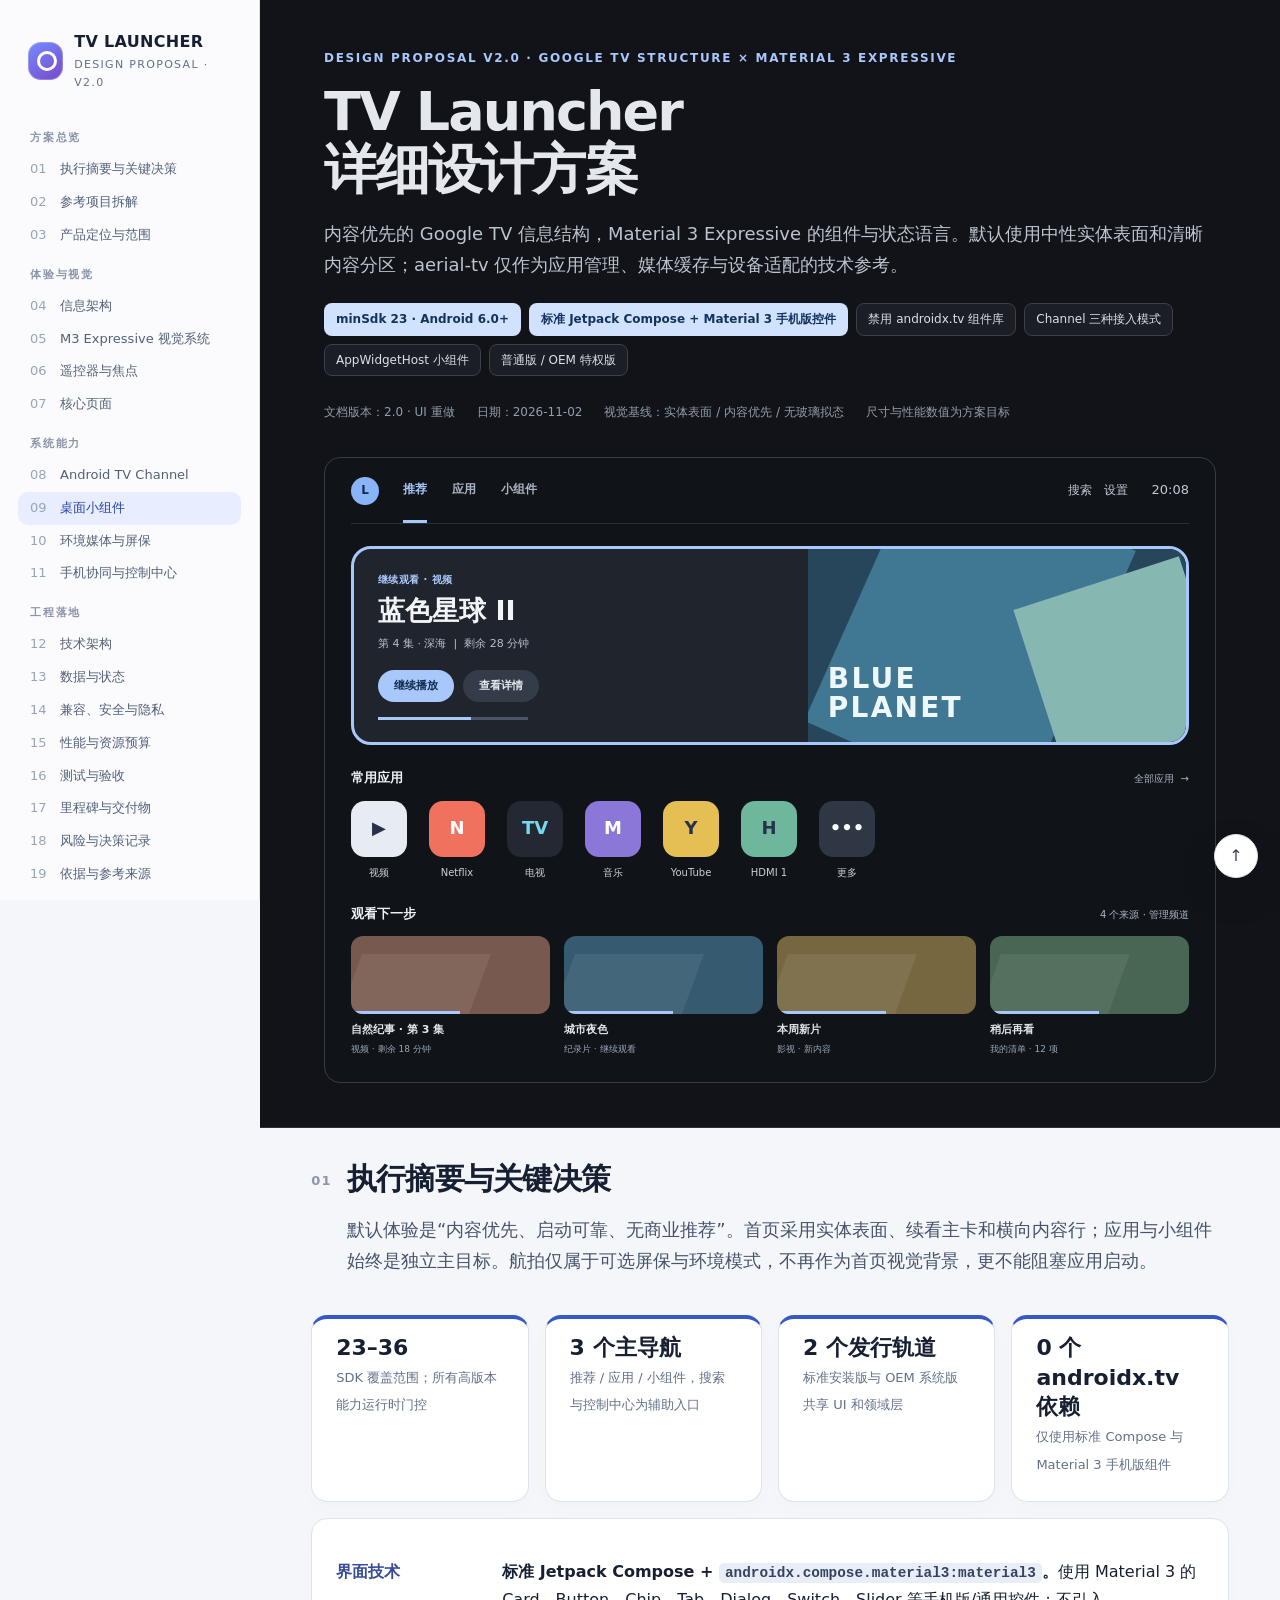
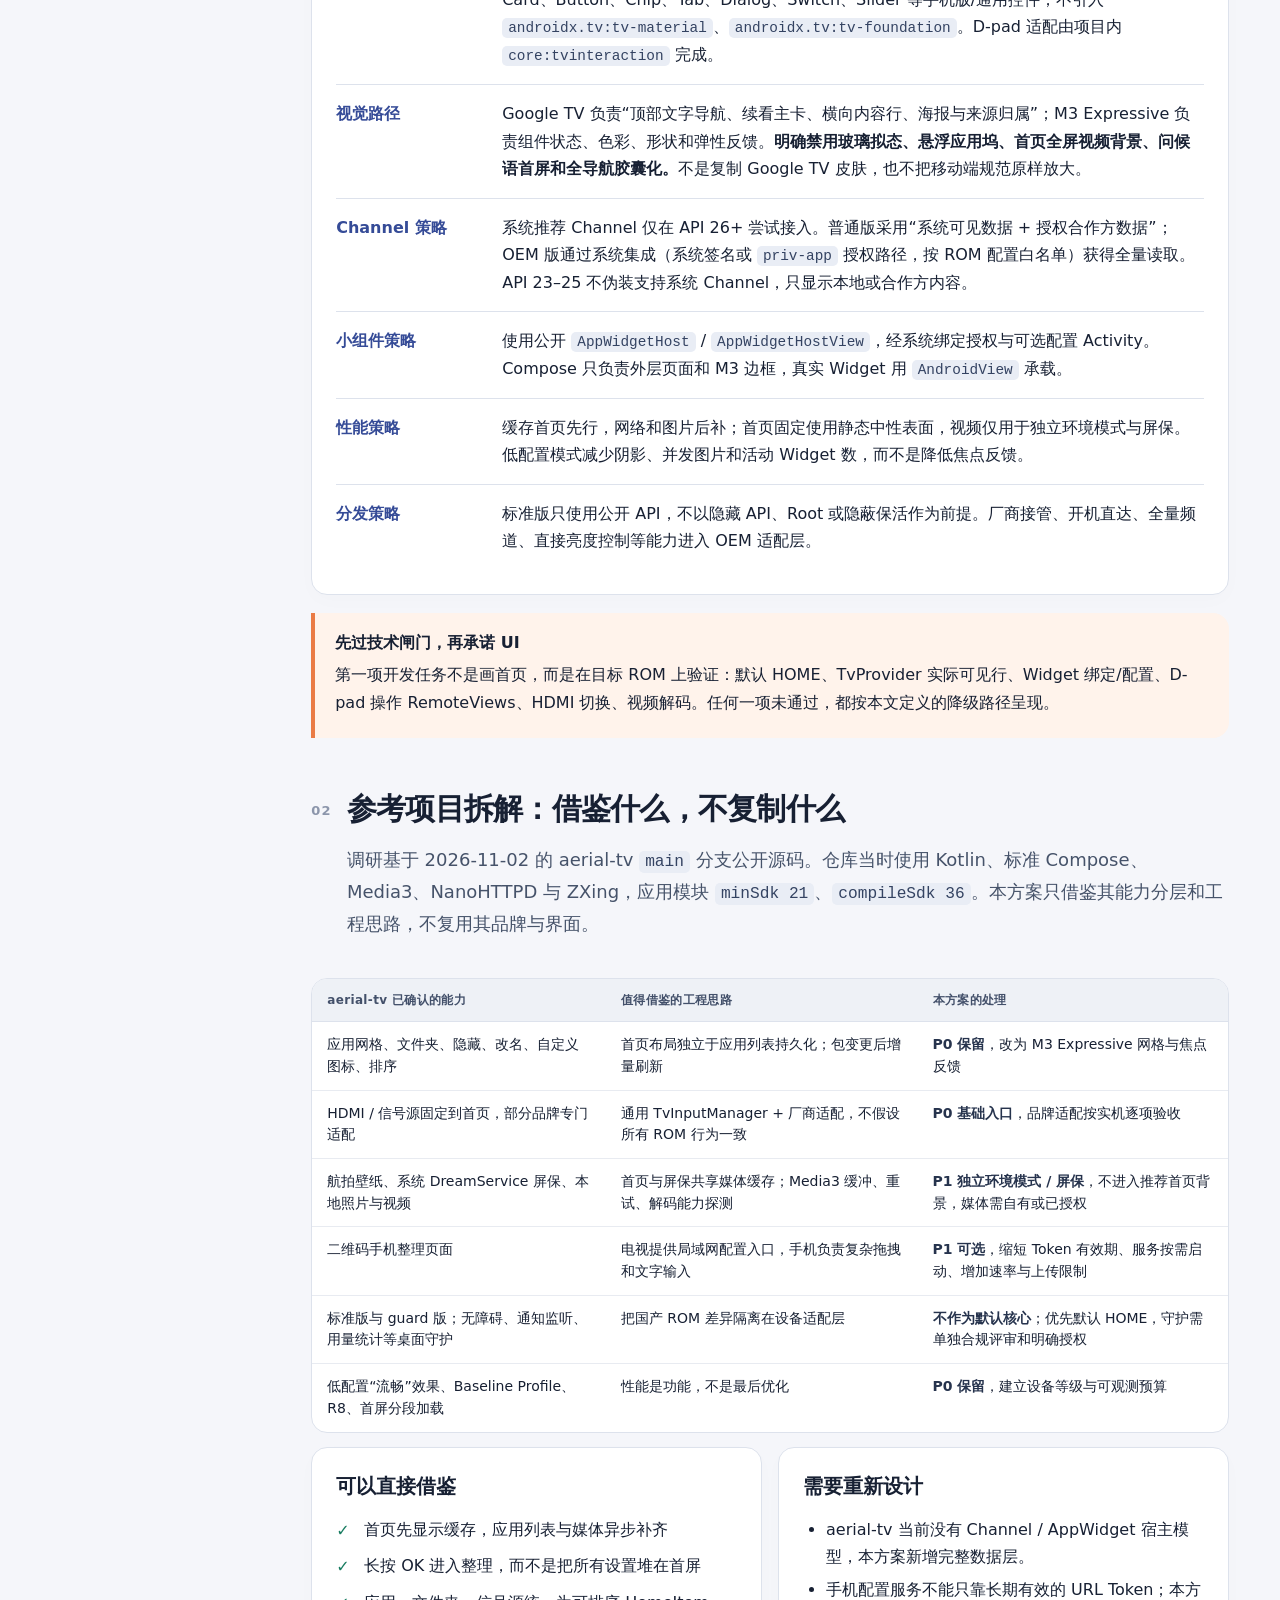
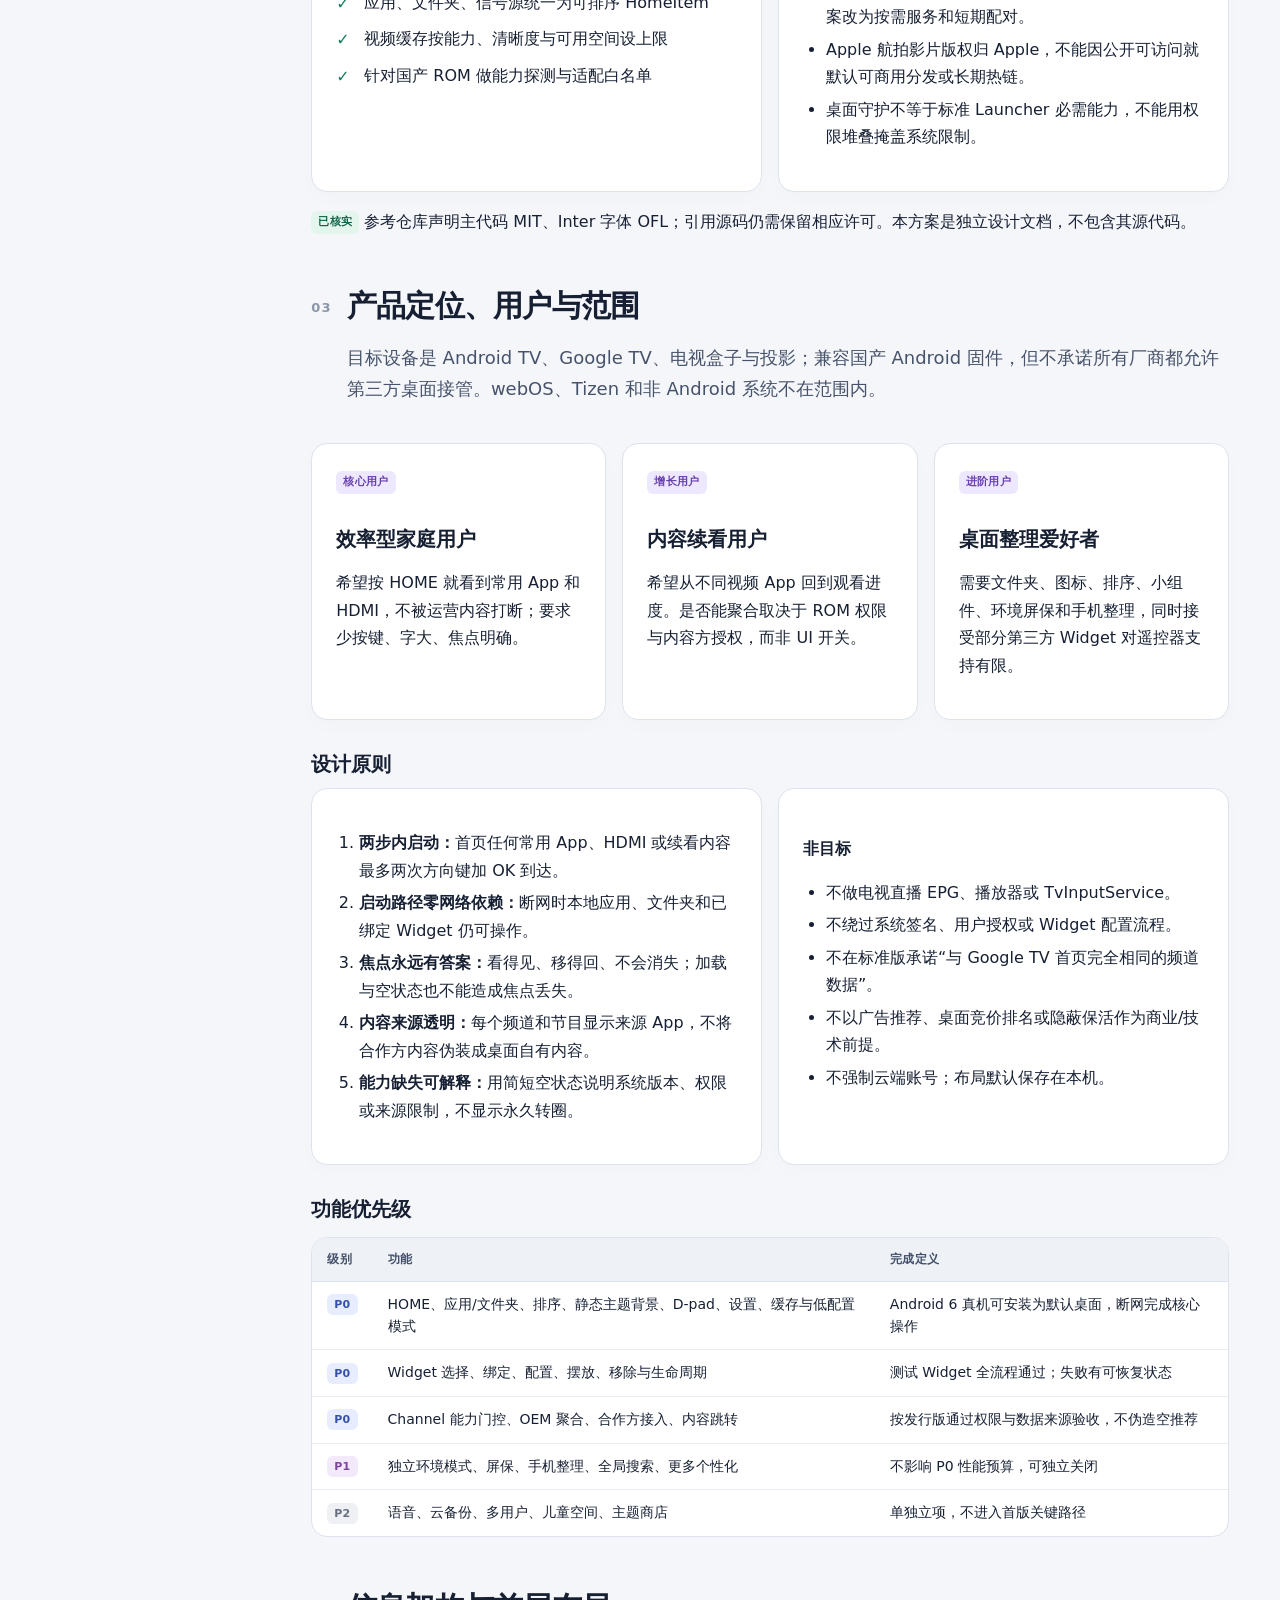
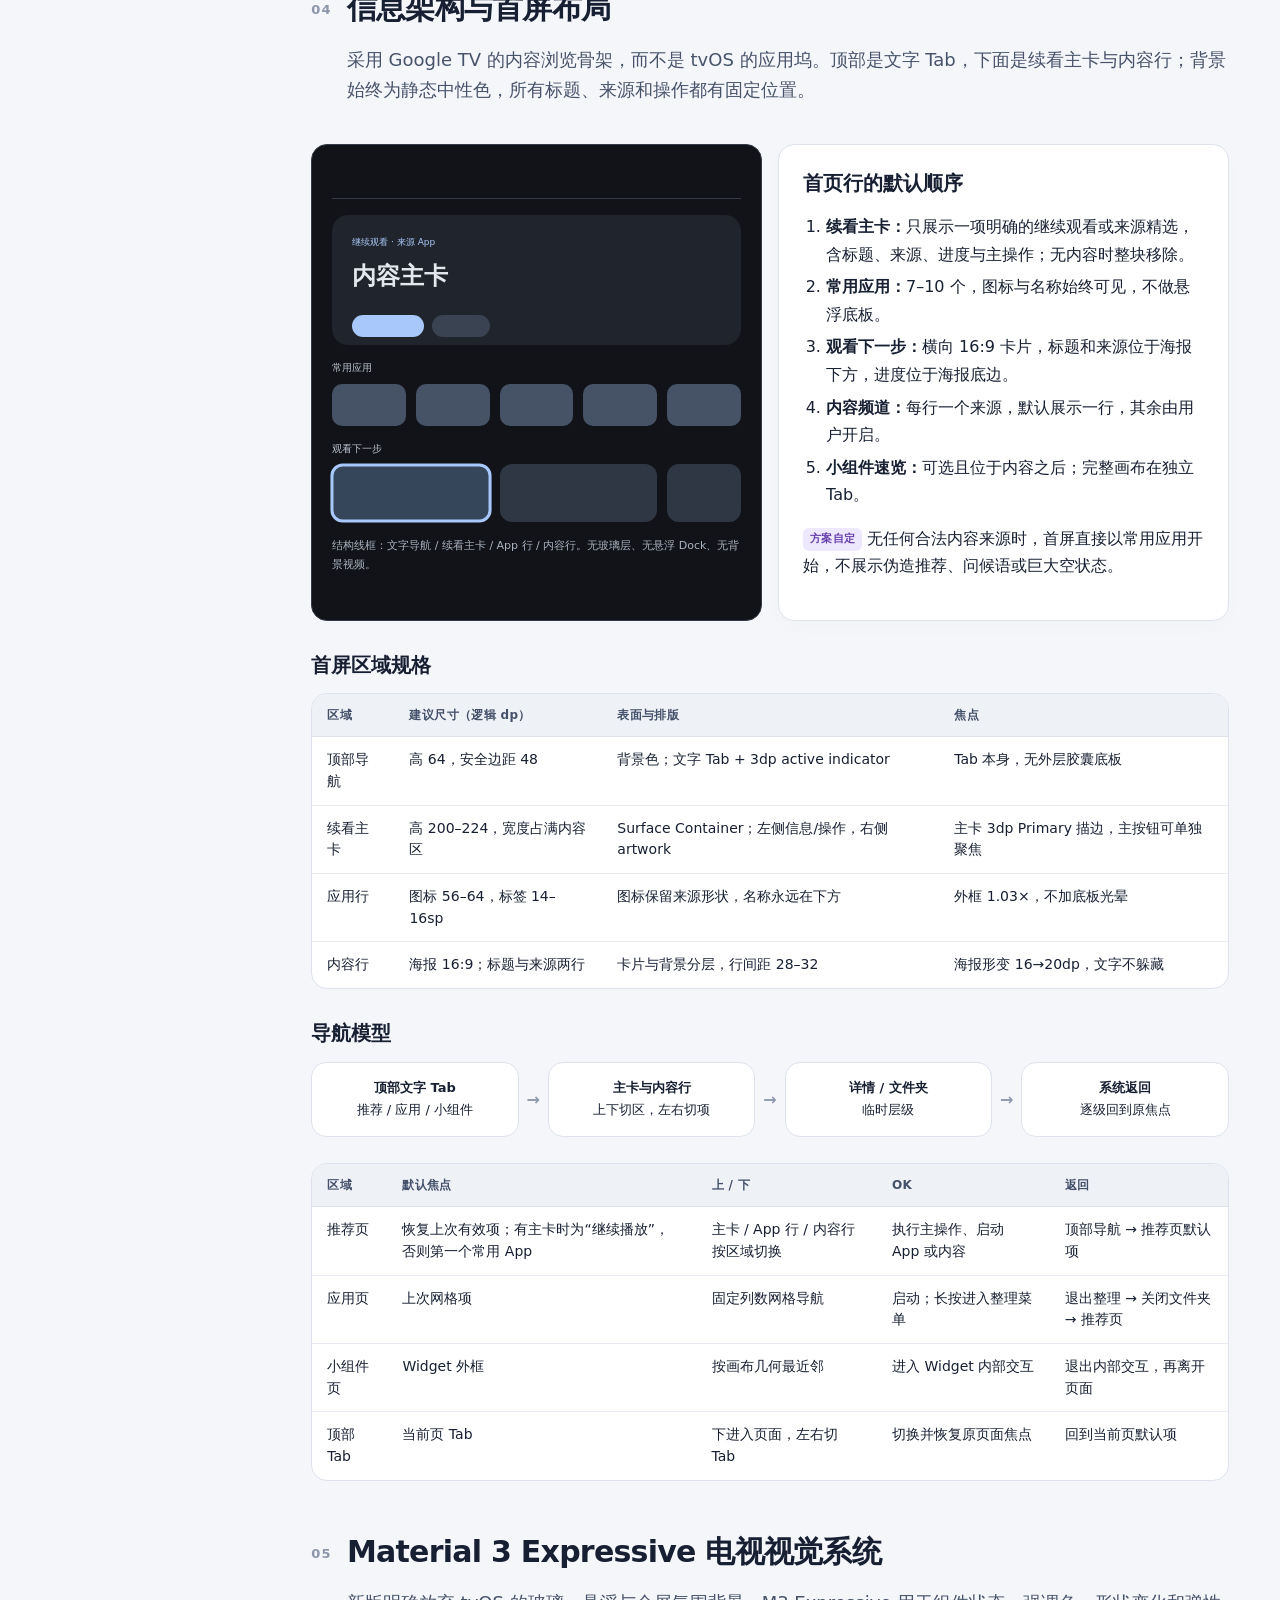
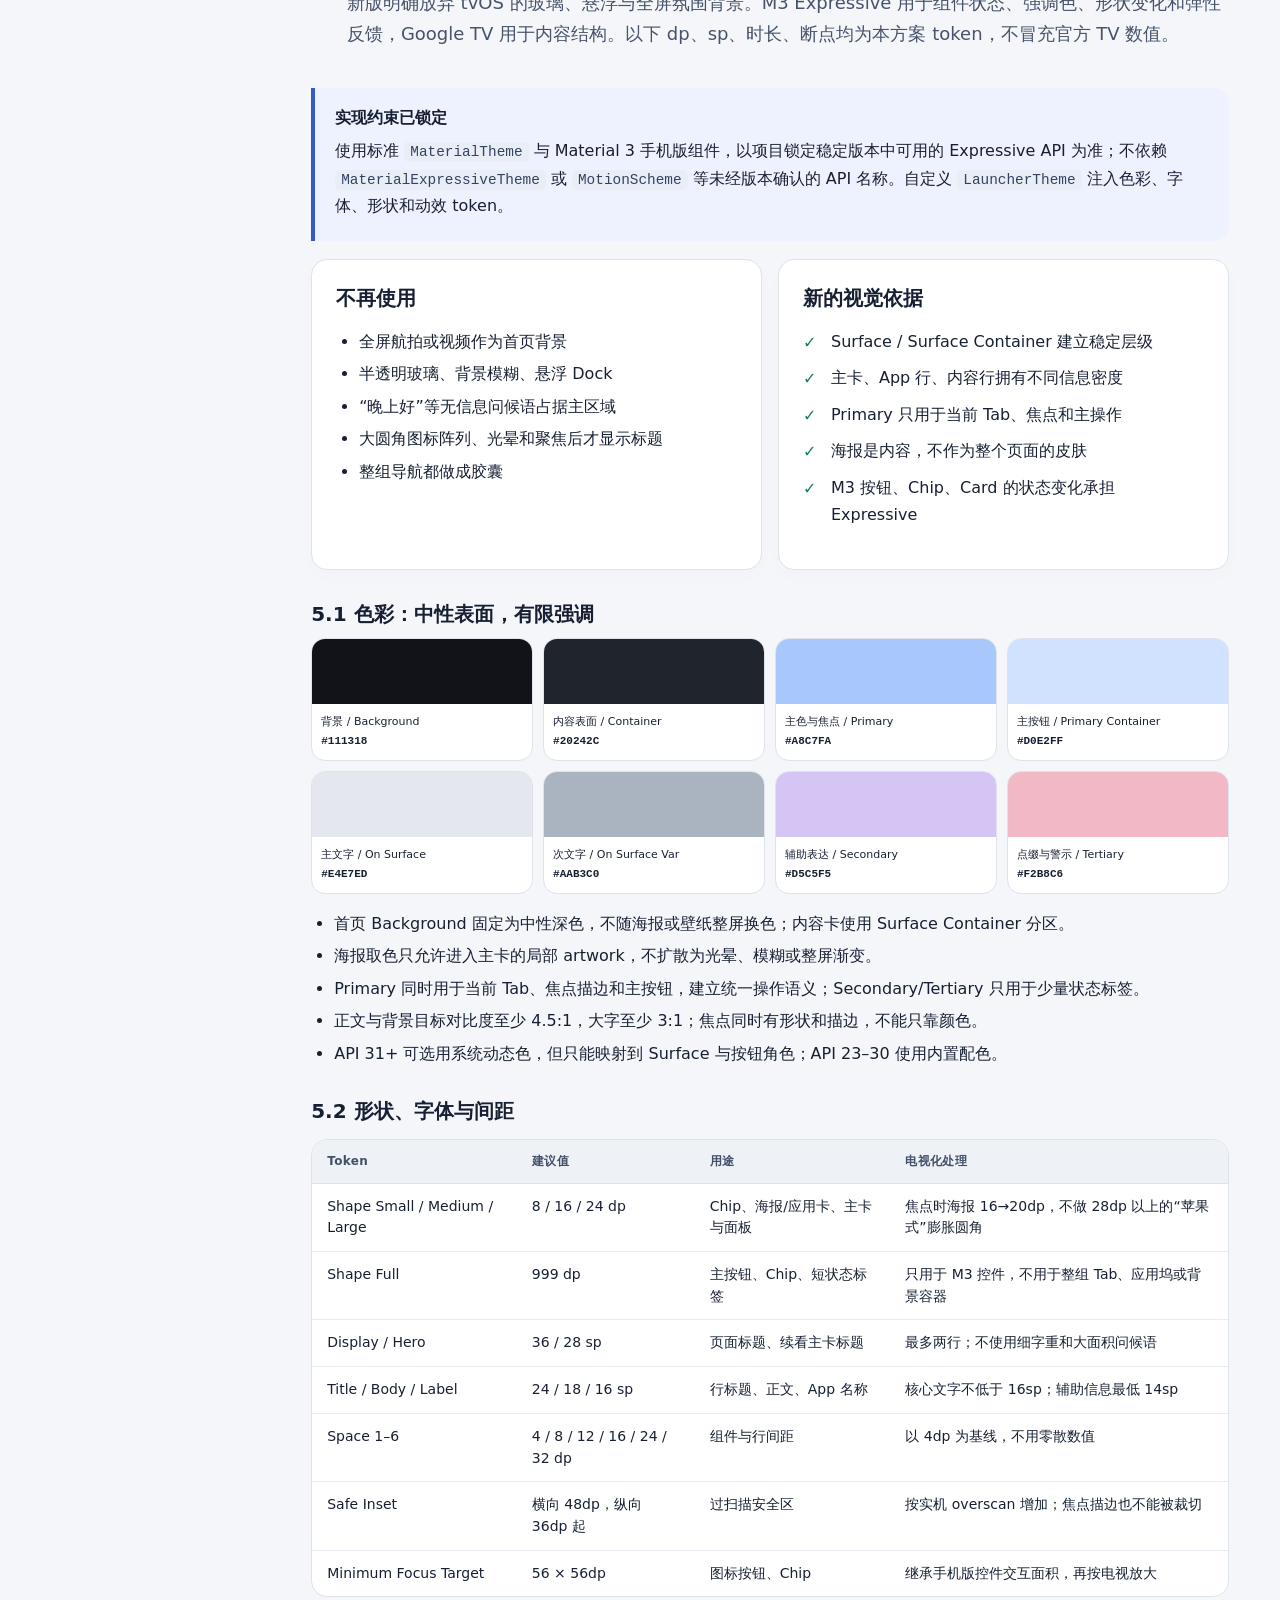
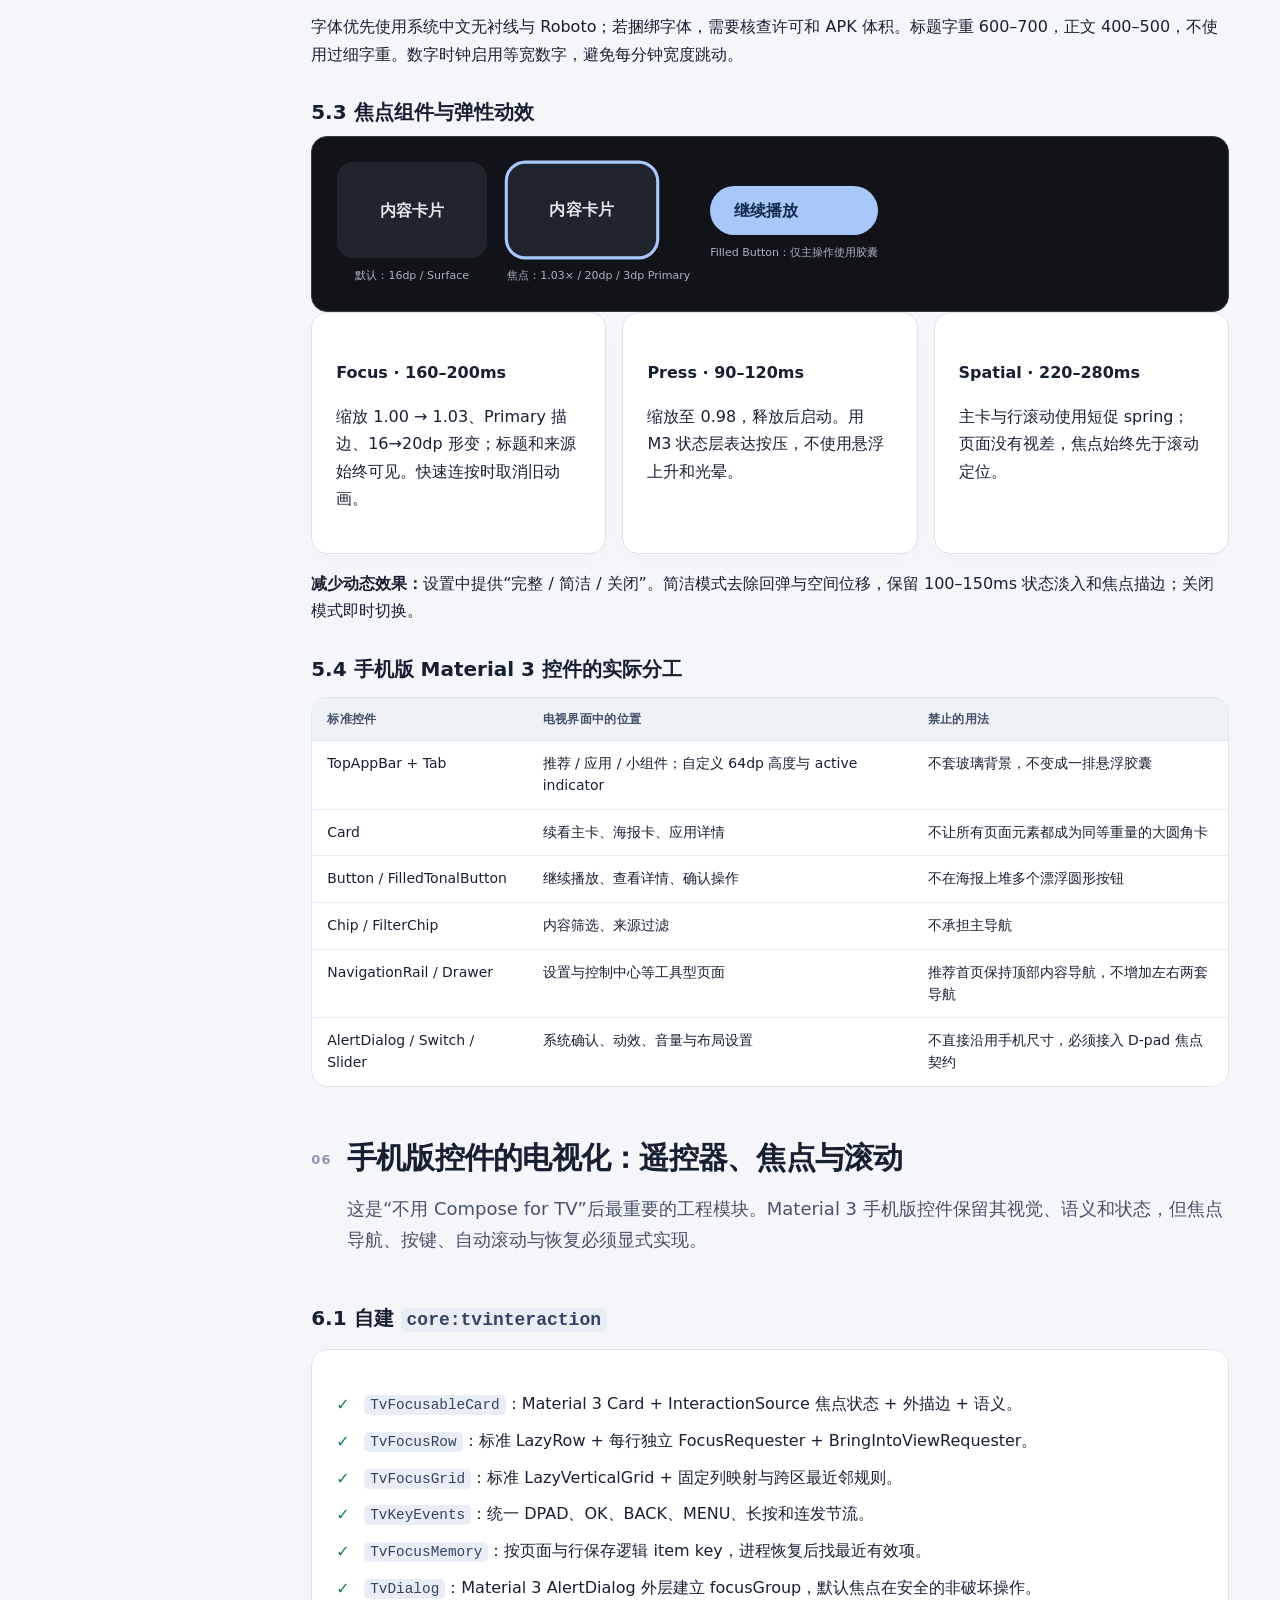
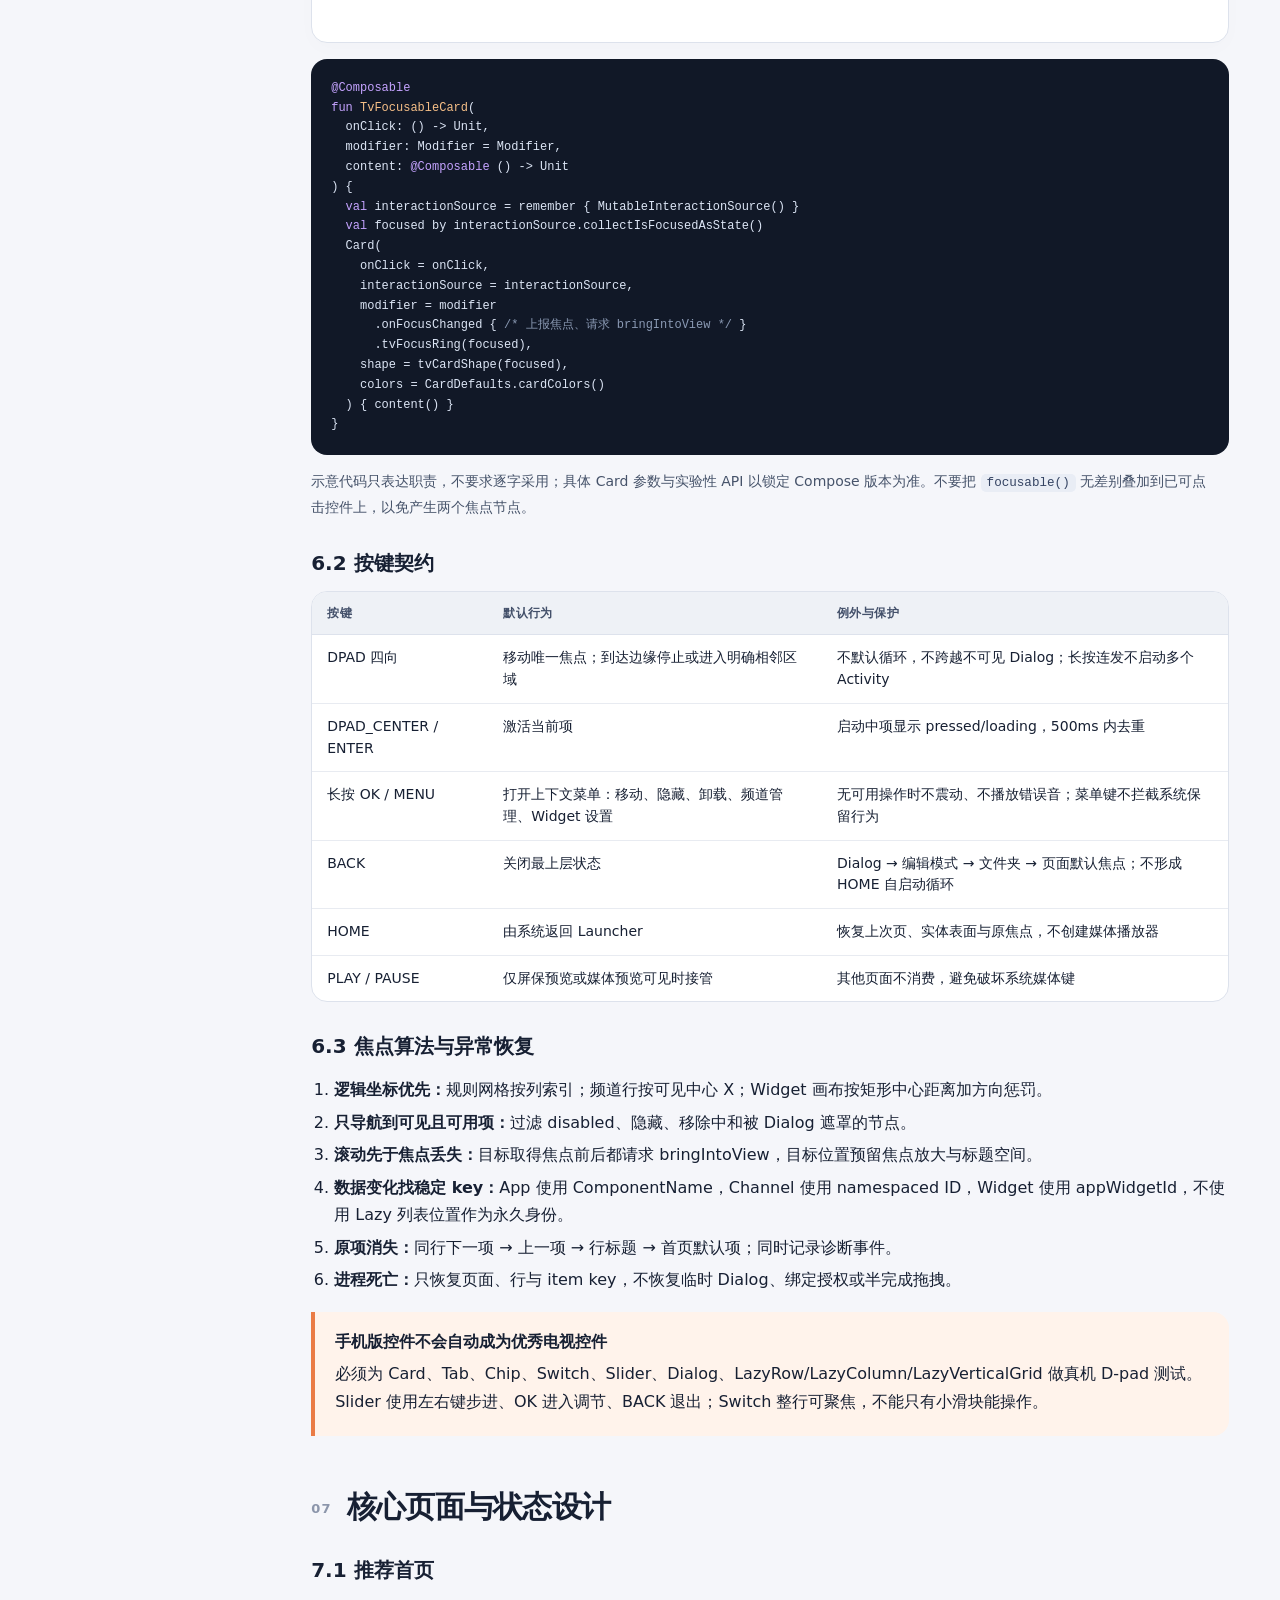
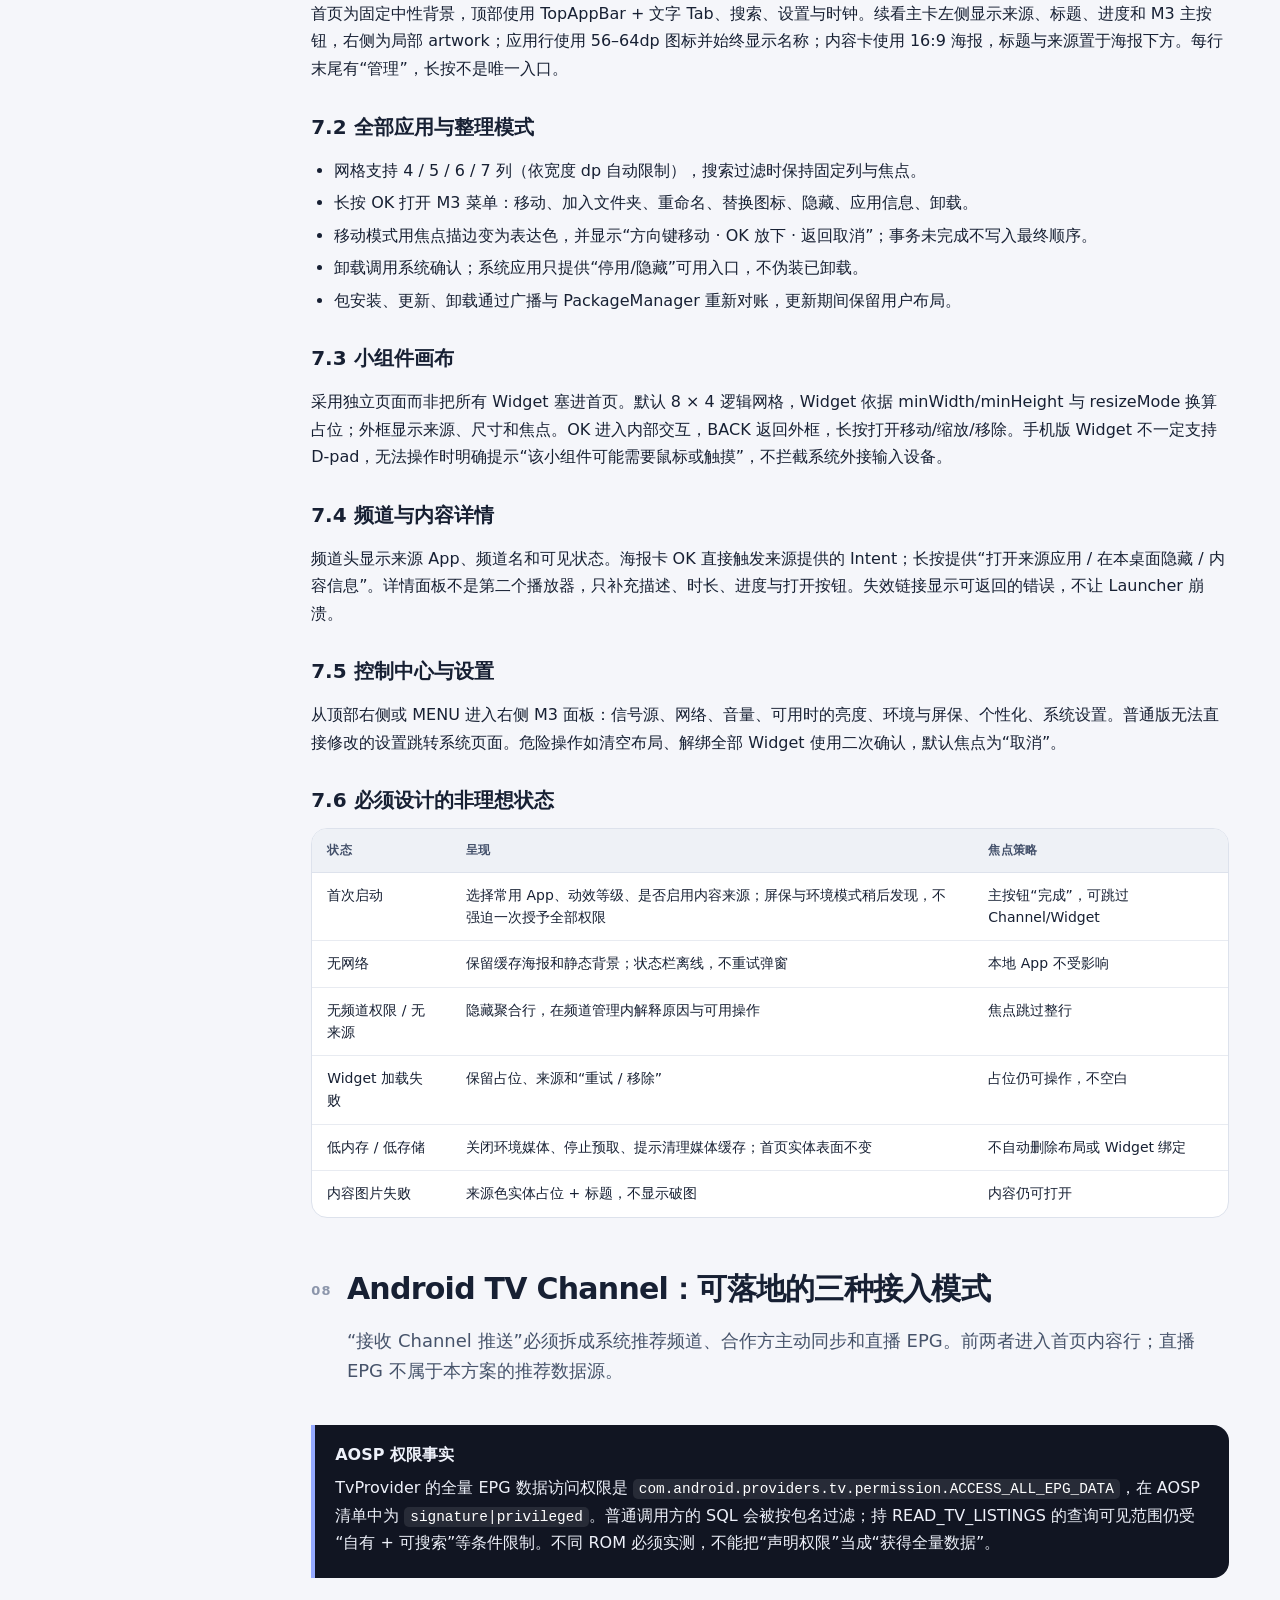
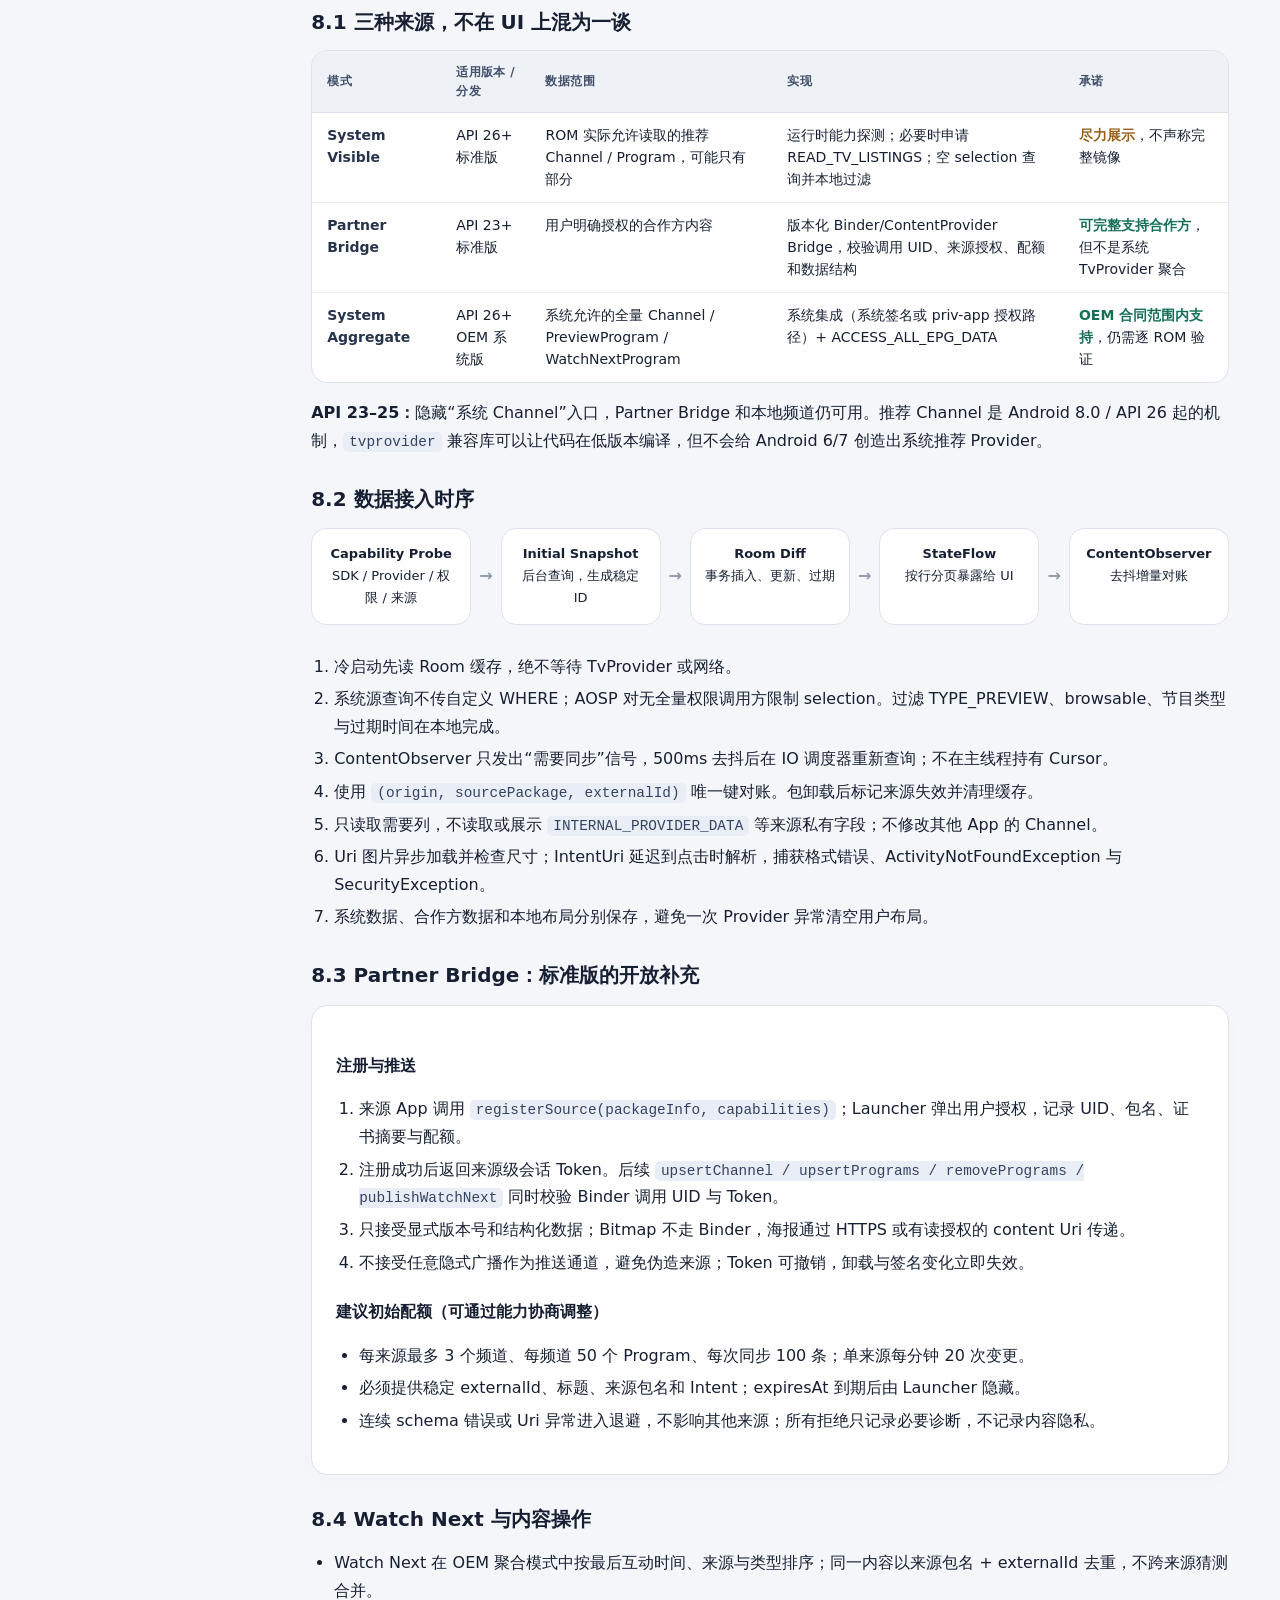
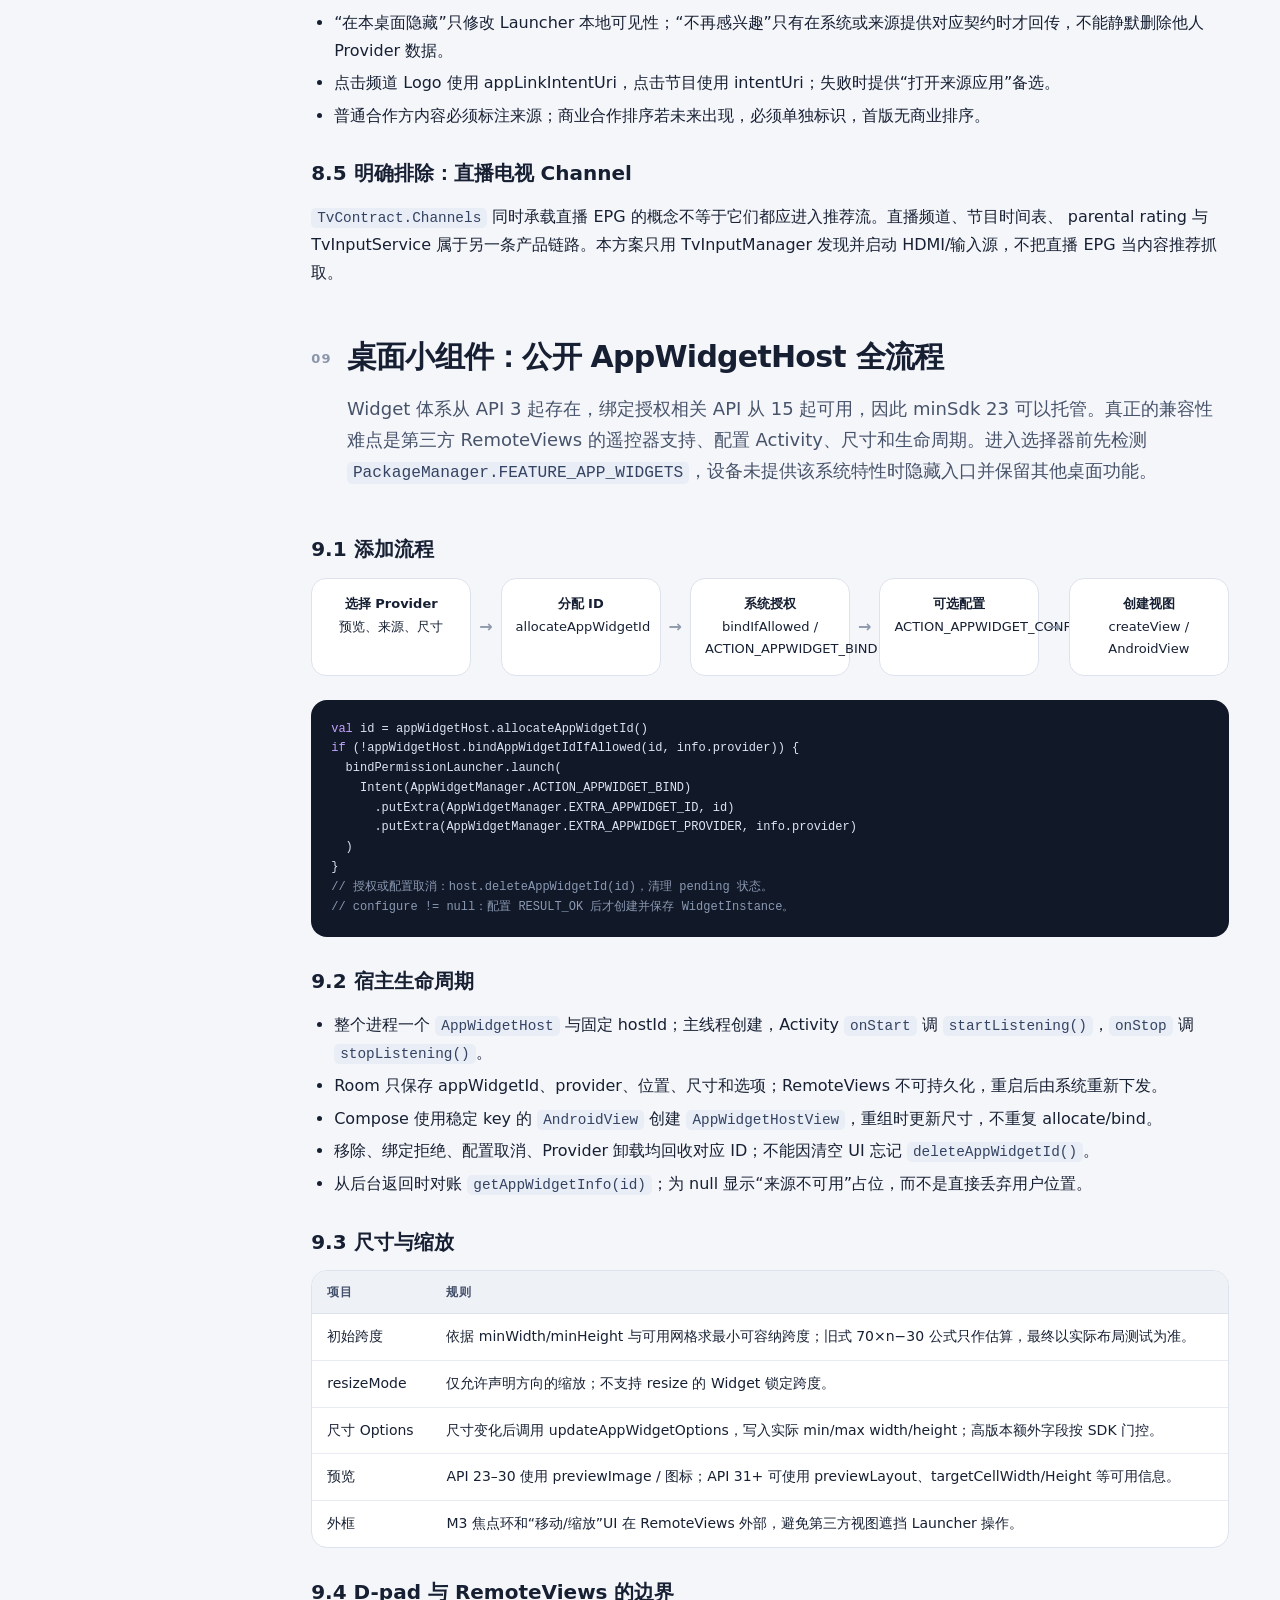
<file: tv-launcher-design.html>
<!doctype html>
<html lang="zh-CN">
<head>
  <meta charset="utf-8">
  <meta name="viewport" content="width=device-width, initial-scale=1">
  <meta name="color-scheme" content="light">
  <title>TV Launcher 详细设计方案｜Aerial 技术参考 × Material 3 Expressive</title>
  <style>
    :root {
      --ink:#172033; --muted:#637089; --paper:#f5f6fa; --card:#ffffff;
      --line:#dde2ec; --navy:#111522; --blue:#3659c7; --blue-soft:#e8edff;
      --lime:#d9f99d; --focus:#a8c7fa; --violet:#8b5cf6; --orange:#ea7b45; --green:#187c61;
      --code:#111827; --shadow:0 16px 50px rgba(27,39,74,.08); --radius:16px;
    }
    *{box-sizing:border-box}
    html{scroll-behavior:smooth;scroll-padding-top:24px}
    body{margin:0;background:var(--paper);color:var(--ink);font-family:"Segoe UI","Microsoft YaHei UI","PingFang SC",system-ui,sans-serif;line-height:1.72;font-size:16px}
    a{color:var(--blue);text-decoration:none} a:hover{text-decoration:underline}
    button{font:inherit} code,kbd,pre{font-family:"Cascadia Code","SFMono-Regular",Consolas,monospace}
    :focus-visible{outline:3px solid #7357e8;outline-offset:4px}
    .skip{position:fixed;left:16px;top:-80px;background:#fff;padding:10px 18px;border-radius:12px;z-index:100}
    .skip:focus{top:16px}
    .layout{display:grid;grid-template-columns:260px minmax(0,1fr);max-width:1540px;margin:auto}
    .sidebar{position:sticky;top:0;height:100vh;padding:28px 18px;overflow:auto;border-right:1px solid var(--line);background:#fbfbfd;z-index:5}
    .brand{display:flex;gap:11px;align-items:center;padding:0 10px 22px;font-weight:800;letter-spacing:.02em}
    .brand-mark{width:38px;height:38px;border-radius:13px;background:linear-gradient(145deg,#758cff,#7748c9);position:relative;box-shadow:inset 0 0 0 1px #ffffff40}
    .brand-mark:after{content:"";position:absolute;width:14px;height:14px;border:3px solid white;border-radius:50%;left:9px;top:9px}
    .brand small{display:block;font-weight:500;color:var(--muted);font-size:11px;letter-spacing:.12em}
    .nav-label{padding:14px 12px 5px;font-size:11px;color:#8a94a8;letter-spacing:.16em;font-weight:800}
    .sidebar nav a{display:flex;gap:10px;padding:7px 12px;color:#526078;border-radius:10px;font-size:13px;line-height:1.45}
    .sidebar nav a:hover,.sidebar nav a.active{background:var(--blue-soft);color:#2946a5;text-decoration:none}
    .nav-num{font-variant-numeric:tabular-nums;color:#9aa4b8;width:20px}
    .side-actions{display:grid;gap:8px;padding:20px 8px}
    .btn{border:0;border-radius:12px;padding:10px 14px;cursor:pointer;background:var(--navy);color:white;font-weight:650}
    .btn.secondary{background:#edf0f6;color:#354159}
    main{min-width:0}
    .hero{background:#111318;color:#e4e7ed;padding:48px clamp(28px,5vw,76px) 44px;position:relative;overflow:hidden;border-bottom:1px solid #2b3039}
    .hero:before{display:none}
    .eyebrow{text-transform:uppercase;letter-spacing:.14em;font-size:12px;color:#a8c7fa;font-weight:750;margin:0 0 14px}
    h1{font-size:clamp(36px,4.4vw,54px);line-height:1.08;letter-spacing:-.035em;margin:0;max-width:920px}
    .hero-sub{font-size:18px;color:#bdc4cf;max-width:900px;margin:20px 0}
    .chips{display:flex;flex-wrap:wrap;gap:8px;margin:22px 0 26px}
    .chip{display:inline-flex;align-items:center;border:1px solid #3a414d;border-radius:8px;padding:5px 11px;font-size:12px;background:#1b1e24;color:#dbe0e8}
    .chip.constraint{background:#d0e2ff;color:#12345b;border-color:transparent;font-weight:750}
    .doc-meta{display:flex;gap:22px;flex-wrap:wrap;color:#939daa;font-size:12px}
    .tv-stage{margin-top:34px;background:#101318;border:1px solid #363d48;border-radius:16px;padding:0 26px 24px;position:relative;overflow:hidden;box-shadow:none}
    .mock-top{height:66px;display:flex;align-items:center;gap:24px;color:#e2e6ed;font-size:12px;border-bottom:1px solid #2a3039}
    .mock-profile{width:28px;height:28px;border-radius:50%;background:#8ab4f8;color:#102d50;display:grid;place-items:center;font-weight:800;flex:none}
    .mock-tabs{display:flex;align-self:stretch;gap:25px}
    .mock-tab{display:flex;align-items:center;border-bottom:3px solid transparent;color:#aab3c0;white-space:nowrap;font-weight:600}.mock-tab.on{color:#a8c7fa;border-bottom-color:#a8c7fa;font-weight:750}
    .mock-actions{margin-left:auto;color:#c2c9d4;white-space:nowrap}.mock-clock{font-size:13px;color:#c2c9d4;white-space:nowrap}
    .mock-feature{margin-top:22px;min-height:176px;display:grid;grid-template-columns:1.2fr 1fr;background:#20242c;border:3px solid #a8c7fa;border-radius:20px;overflow:hidden}
    .feature-copy{padding:22px 24px;position:relative}.feature-eyebrow{display:block;color:#a8c7fa;font-size:10px;font-weight:750;letter-spacing:.04em;margin-bottom:7px}.feature-copy>strong{display:block;font-size:27px;line-height:1.2;color:#f2f4f8}.feature-copy>p{font-size:11px;color:#b6bfcc;margin:7px 0 16px}
    .feature-actions{display:flex;gap:9px}.feature-button{border-radius:999px;padding:7px 16px;font-size:11px;font-weight:750;background:#343c49;color:#e4e8ef}.feature-button.primary{background:#a8c7fa;color:#102d50}
    .feature-progress{height:3px;background:#4b5667;width:150px;margin-top:15px}.feature-progress>i{display:block;width:62%;height:100%;background:#a8c7fa}
    .feature-art{background:#27465c;position:relative;overflow:hidden;display:flex;align-items:flex-end;padding:20px}.feature-art:before{content:"";position:absolute;width:62%;height:150%;left:12%;top:-30%;background:#407793;transform:rotate(24deg)}.feature-art:after{content:"";position:absolute;width:46%;height:110%;right:-8%;top:15%;background:#86b7b0;transform:rotate(-18deg)}.feature-art b{position:relative;z-index:1;color:#eef8fa;font-size:28px;line-height:1.05;letter-spacing:.08em}
    .mock-section-title{display:flex;justify-content:space-between;align-items:center;margin:22px 0 11px;font-size:13px;font-weight:750;color:#edf0f5}.mock-section-title span{font-size:10px;color:#aab4c2;font-weight:500}
    .mock-apps{display:flex;gap:22px;align-items:flex-start}.mock-app-item{width:56px;flex:none;text-align:center}.mock-app{width:56px;height:56px;border-radius:14px;background:#e7ebf2;display:grid;place-items:center;font-weight:850;font-size:18px;color:#26324b}
    .mock-app-item:nth-child(2) .mock-app{background:#ef715e;color:white}.mock-app-item:nth-child(3) .mock-app{background:#242832;color:#75d9ef}.mock-app-item:nth-child(4) .mock-app{background:#8b77d8;color:white}.mock-app-item:nth-child(5) .mock-app{background:#e5bf53}.mock-app-item:nth-child(6) .mock-app{background:#6eb79d}.mock-app-item:nth-child(7) .mock-app{background:#303744;color:white}
    .mock-label{display:block;margin-top:7px;font-size:10px;color:#c9d0da;white-space:nowrap}
    .mock-programs{display:grid;grid-template-columns:repeat(4,1fr);gap:14px}.mock-program{height:78px;border-radius:12px;background:#78594f;position:relative;overflow:hidden}.mock-program-wrap:nth-child(2) .mock-program{background:#365a70}.mock-program-wrap:nth-child(3) .mock-program{background:#766741}.mock-program-wrap:nth-child(4) .mock-program{background:#496553}.mock-program:after{content:"";position:absolute;inset:18px 35% 0 0;background:#ffffff12;transform:skewX(-20deg)}.mock-program i{position:absolute;left:0;bottom:0;width:55%;height:3px;background:#a8c7fa;z-index:1}.mock-program-title{display:block;font-size:11px;color:#e1e5eb;margin-top:7px}.mock-program-meta{display:block;font-size:9px;color:#99a5b5;margin-top:2px}
    .content{padding:32px clamp(22px,4vw,62px) 80px;max-width:1180px}
    section{scroll-margin-top:24px;margin:0 0 52px}
    .section-head{display:flex;gap:15px;align-items:flex-start;margin-bottom:20px}
    .section-index{flex:none;color:#8c96ab;font-size:13px;font-weight:800;letter-spacing:.1em;margin-top:10px}
    h2{font-size:30px;line-height:1.25;letter-spacing:-.025em;margin:0}h3{font-size:20px;line-height:1.4;margin:30px 0 10px}h4{font-size:16px;margin:22px 0 8px}
    .lead{font-size:18px;color:#46536a;max-width:900px}
    .card{background:var(--card);border:1px solid var(--line);border-radius:var(--radius);padding:24px;box-shadow:0 6px 20px #25315104;margin:16px 0}
    .grid-2,.grid-3,.grid-4{display:grid;gap:16px}.grid-2{grid-template-columns:repeat(2,minmax(0,1fr))}.grid-3{grid-template-columns:repeat(3,minmax(0,1fr))}.grid-4{grid-template-columns:repeat(4,minmax(0,1fr))}
    .grid-2>.card,.grid-3>.card,.grid-4>.card{margin:0}
    .stat{border-top:4px solid var(--blue);padding-top:14px}.stat b{display:block;font-size:22px;line-height:1.35}.stat span{color:var(--muted);font-size:13px}
    .callout{border-left:4px solid var(--blue);background:#eef2ff;border-radius:0 16px 16px 0;padding:16px 20px;margin:18px 0}
    .callout.warning{border-color:var(--orange);background:#fff3eb}.callout.success{border-color:var(--green);background:#eaf8f2}.callout.dark{border-color:#95a9ff;background:var(--navy);color:#eef1fa}
    .callout strong:first-child{display:block;margin-bottom:4px}.callout p{margin:5px 0}
    .tag{display:inline-block;font-size:11px;font-weight:800;letter-spacing:.03em;border-radius:6px;padding:2px 7px;background:#e9edf4;color:#58657b;vertical-align:middle;white-space:nowrap}
    .tag.verified{background:#e4f5ed;color:#116348}.tag.custom{background:#eee8ff;color:#6740ad}.tag.gate{background:#fff0df;color:#9b4b11}.tag.p0{background:#e7edff;color:#3650a8}.tag.p1{background:#f2e9fb;color:#7c439f}.tag.p2{background:#eef0f3;color:#667080}
    .table-wrap{overflow-x:auto;border:1px solid var(--line);border-radius:16px;background:#fff;margin:14px 0}
    table{border-collapse:collapse;width:100%;min-width:680px;font-size:14px;line-height:1.55}
    th{text-align:left;background:#eef1f6;color:#43506a;font-size:12px;letter-spacing:.03em;padding:12px 15px;border-bottom:1px solid var(--line)}
    td{padding:12px 15px;border-bottom:1px solid #e8ebf1;vertical-align:top}tr:last-child td{border-bottom:0}
    td strong{color:#26334d} .yes{color:#137256;font-weight:750}.no{color:#b44f3e;font-weight:750}.partial{color:#966018;font-weight:750}
    ul,ol{padding-left:23px}li{margin:5px 0}.tight li{margin:2px 0}.clean{list-style:none;padding:0}.clean li{margin:0}
    .checklist{list-style:none;padding:0}.checklist li{padding-left:28px;position:relative;margin:9px 0}.checklist li:before{content:"✓";position:absolute;left:0;top:1px;color:var(--green);font-weight:900}
    .decision{display:grid;grid-template-columns:150px 1fr;gap:16px;padding:15px 0;border-bottom:1px solid var(--line)}.decision:last-child{border:0}.decision b{color:#354b97}
    pre{background:var(--code);color:#dce5f5;border-radius:16px;padding:20px;overflow:auto;font-size:12px;line-height:1.65;tab-size:2}
    pre .c{color:#8a99b3}pre .k{color:#c5a3ff}pre .s{color:#b9dd9b}pre .n{color:#f6bf87}
    code.inline{background:#e9edf5;color:#344362;padding:2px 6px;border-radius:5px;font-size:.9em}
    .flow{display:flex;gap:8px;align-items:stretch;overflow:auto;padding:5px 0 12px}.flow-node{min-width:130px;flex:1;background:#fff;border:1px solid var(--line);border-radius:15px;padding:14px;text-align:center;font-size:13px}.flow-node b{display:block}.arrow{align-self:center;color:#8d98ac;font-weight:800}
    .arch{background:#111827;color:#e5e9f3;border-radius:22px;padding:24px;overflow:auto;margin:18px 0}.arch-layer{display:grid;grid-template-columns:135px 1fr;gap:14px;align-items:center;padding:13px 0;border-bottom:1px solid #ffffff16}.arch-layer:last-child{border:0}.arch-label{color:#9aabc8;font-size:12px;font-weight:750}.arch-boxes{display:flex;gap:8px;flex-wrap:wrap}.arch-box{border:1px solid #ffffff24;background:#ffffff0a;border-radius:10px;padding:8px 12px;font-size:12px}.arch-box.hot{background:#4054a8;border-color:#7f91e2}.arch-box.green{background:#174d44;border-color:#3c8f7c}
    .wireframe{background:#111318;color:#e4e7ed;border:1px solid #343b47;border-radius:16px;padding:20px;overflow:hidden}.wf-bar{height:34px;border-bottom:1px solid #343b47;margin-bottom:16px}.wf-hero{height:130px;border-radius:16px;background:#20242c;padding:20px}.wf-kicker{display:block;font-size:9px;color:#a8c7fa;margin-bottom:5px}.wf-hero b{font-size:24px}.wf-actions{display:flex;gap:8px;margin-top:18px}.wf-actions i{display:block;width:72px;height:22px;border-radius:999px;background:#a8c7fa}.wf-actions i+ i{width:58px;background:#3a4351}.wf-label{font-size:10px;color:#bdc5d0;margin:14px 0 7px}.wf-row{display:grid;grid-template-columns:repeat(5,1fr);gap:10px;margin-top:0}.wf-tile{height:58px;border-radius:12px;background:#303744}.wf-row.apps .wf-tile{height:42px;border-radius:10px;background:#465266}.wf-tile.focus{border:3px solid var(--focus);transform:scale(1.02);background:#35465b}.wf-caption{font-size:11px;color:#aab3c0;margin-top:15px}
    .swatches{display:grid;grid-template-columns:repeat(4,1fr);gap:10px}.swatch{border-radius:14px;overflow:hidden;border:1px solid var(--line);background:#fff}.swatch-color{height:65px}.swatch-text{padding:9px;font-size:11px}.swatch-text b{display:block;font-family:Consolas,monospace}
    .component-demo{background:#111318;border:1px solid #343b47;border-radius:16px;padding:25px;color:#e4e7ed}.demo-cards{display:flex;gap:20px;align-items:center;flex-wrap:wrap}.demo-card{width:150px;height:96px;border-radius:16px;background:#20242c;display:grid;place-items:center;font-weight:700}.demo-card.focus{transform:scale(1.03);border:3px solid var(--focus);border-radius:20px;box-shadow:none}.demo-pill{border-radius:999px;background:#a8c7fa;color:#102d50;padding:11px 24px;font-weight:750}.demo-caption{font-size:11px;color:#aab3c0;text-align:center;margin-top:9px}
    .matrix{font-size:13px}.matrix td:first-child{min-width:150px}
    .priority{display:flex;gap:10px;align-items:flex-start}.priority .tag{margin-top:5px;flex:none}
    .source-list{font-size:13px;word-break:break-word}.source-list li{margin:10px 0}.source-list a{font-family:Consolas,monospace;font-size:12px}
    .footer{border-top:1px solid var(--line);padding-top:24px;color:var(--muted);font-size:12px}
    .mobile-title{display:none}
    .top-link{position:fixed;right:22px;bottom:22px;width:44px;height:44px;border-radius:50%;border:1px solid var(--line);background:#fff;color:#354159;box-shadow:var(--shadow);cursor:pointer}
    @media(max-width:1050px){.layout{grid-template-columns:1fr}.sidebar{display:none}.mobile-title{display:flex;justify-content:space-between;align-items:center;padding:12px 20px;background:#fff;border-bottom:1px solid var(--line);font-size:13px;font-weight:700}.content{padding-top:22px}.grid-4{grid-template-columns:repeat(2,1fr)}}
    @media(max-width:700px){.hero{padding:36px 20px}.hero h1{font-size:38px}.hero-sub{font-size:16px}.content{padding:20px 16px 60px}.grid-2,.grid-3,.grid-4{grid-template-columns:1fr}.tv-stage{padding:0 16px 18px}.mock-top{gap:14px;height:58px}.mock-tabs{gap:14px}.mock-actions{display:none}.mock-clock{margin-left:auto;font-size:12px}.mock-feature{grid-template-columns:1fr}.feature-art{display:none}.feature-copy{padding:20px}.mock-apps{gap:14px}.mock-app-item:nth-child(n+5){display:none}.mock-programs{grid-template-columns:repeat(2,1fr)}.mock-program-wrap:nth-child(n+3){display:none}.swatches{grid-template-columns:repeat(2,1fr)}.decision{grid-template-columns:1fr;gap:4px}.arch-layer{grid-template-columns:1fr}.section-head{gap:8px}h2{font-size:25px}}
    @media print{body{background:#fff;font-size:11pt}.layout{display:block}.sidebar,.mobile-title,.top-link,.btn{display:none!important}.hero{background:#111522!important;color:#fff!important;padding:30px;print-color-adjust:exact;-webkit-print-color-adjust:exact}.tv-stage{box-shadow:none}.content{max-width:none;padding:24px 0}.card,.callout,.table-wrap{box-shadow:none;break-inside:avoid}section{break-before:auto;margin-bottom:32px}h2{break-after:avoid}pre{white-space:pre-wrap;word-break:break-word}.source-list a{color:#333}a{text-decoration:none}.grid-2,.grid-3{break-inside:avoid}}
  </style>
</head>
<body>
<a class="skip" href="#main">跳到正文</a>
<div class="mobile-title"><span>TV Launcher 设计方案</span><button class="btn secondary" onclick="window.print()">打印</button></div>
<div class="layout">
  <aside class="sidebar" aria-label="文档目录">
    <div class="brand"><span class="brand-mark" aria-hidden="true"></span><div>TV LAUNCHER<small>DESIGN PROPOSAL · V2.0</small></div></div>
    <nav>
      <div class="nav-label">方案总览</div>
      <a href="#overview"><span class="nav-num">01</span>执行摘要与关键决策</a>
      <a href="#reference"><span class="nav-num">02</span>参考项目拆解</a>
      <a href="#product"><span class="nav-num">03</span>产品定位与范围</a>
      <div class="nav-label">体验与视觉</div>
      <a href="#experience"><span class="nav-num">04</span>信息架构</a>
      <a href="#visual"><span class="nav-num">05</span>M3 Expressive 视觉系统</a>
      <a href="#interaction"><span class="nav-num">06</span>遥控器与焦点</a>
      <a href="#screens"><span class="nav-num">07</span>核心页面</a>
      <div class="nav-label">系统能力</div>
      <a href="#channels"><span class="nav-num">08</span>Android TV Channel</a>
      <a href="#widgets"><span class="nav-num">09</span>桌面小组件</a>
      <a href="#media"><span class="nav-num">10</span>环境媒体与屏保</a>
      <a href="#companion"><span class="nav-num">11</span>手机协同与控制中心</a>
      <div class="nav-label">工程落地</div>
      <a href="#architecture"><span class="nav-num">12</span>技术架构</a>
      <a href="#data"><span class="nav-num">13</span>数据与状态</a>
      <a href="#compatibility"><span class="nav-num">14</span>兼容、安全与隐私</a>
      <a href="#performance"><span class="nav-num">15</span>性能与资源预算</a>
      <a href="#delivery"><span class="nav-num">16</span>测试与验收</a>
      <a href="#roadmap"><span class="nav-num">17</span>里程碑与交付物</a>
      <a href="#risks"><span class="nav-num">18</span>风险与决策记录</a>
      <a href="#references"><span class="nav-num">19</span>依据与参考来源</a>
    </nav>
    <div class="side-actions"><button class="btn" onclick="window.print()">打印 / 导出 PDF</button><a class="btn secondary" href="#overview" style="text-align:center">返回摘要</a></div>
  </aside>

  <main id="main">
    <header class="hero">
      <p class="eyebrow">Design proposal v2.0 · Google TV structure × Material 3 Expressive</p>
      <h1>TV Launcher<br>详细设计方案</h1>
      <p class="hero-sub">内容优先的 Google TV 信息结构，Material 3 Expressive 的组件与状态语言。默认使用中性实体表面和清晰内容分区；aerial-tv 仅作为应用管理、媒体缓存与设备适配的技术参考。</p>
      <div class="chips">
        <span class="chip constraint">minSdk 23 · Android 6.0+</span>
        <span class="chip constraint">标准 Jetpack Compose + Material 3 手机版控件</span>
        <span class="chip">禁用 androidx.tv 组件库</span>
        <span class="chip">Channel 三种接入模式</span>
        <span class="chip">AppWidgetHost 小组件</span>
        <span class="chip">普通版 / OEM 特权版</span>
      </div>
      <div class="doc-meta"><span>文档版本：2.0 · UI 重做</span><span>日期：2026-11-02</span><span>视觉基线：实体表面 / 内容优先 / 无玻璃拟态</span><span>尺寸与性能数值为方案目标</span></div>

      <div class="tv-stage" role="img" aria-label="新版首页示意：中性背景、文字导航、续看主卡、常用应用行与观看下一步内容行，不使用玻璃或视频背景">
        <div class="mock-top"><span class="mock-profile">L</span><div class="mock-tabs"><span class="mock-tab on">推荐</span><span class="mock-tab">应用</span><span class="mock-tab">小组件</span></div><span class="mock-actions">搜索&nbsp;&nbsp; 设置</span><span class="mock-clock">20:08</span></div>
        <div class="mock-feature">
          <div class="feature-copy"><span class="feature-eyebrow">继续观看 · 视频</span><strong>蓝色星球 II</strong><p>第 4 集 · 深海&nbsp;&nbsp;|&nbsp;&nbsp;剩余 28 分钟</p><div class="feature-actions"><span class="feature-button primary">继续播放</span><span class="feature-button">查看详情</span></div><div class="feature-progress"><i></i></div></div>
          <div class="feature-art"><b>BLUE<br>PLANET</b></div>
        </div>
        <div class="mock-section-title">常用应用 <span>全部应用&nbsp; →</span></div>
        <div class="mock-apps">
          <div class="mock-app-item"><div class="mock-app">▶</div><span class="mock-label">视频</span></div><div class="mock-app-item"><div class="mock-app">N</div><span class="mock-label">Netflix</span></div><div class="mock-app-item"><div class="mock-app">TV</div><span class="mock-label">电视</span></div><div class="mock-app-item"><div class="mock-app">M</div><span class="mock-label">音乐</span></div><div class="mock-app-item"><div class="mock-app">Y</div><span class="mock-label">YouTube</span></div><div class="mock-app-item"><div class="mock-app">H</div><span class="mock-label">HDMI 1</span></div><div class="mock-app-item"><div class="mock-app">•••</div><span class="mock-label">更多</span></div>
        </div>
        <div class="mock-section-title">观看下一步 <span>4 个来源 · 管理频道</span></div>
        <div class="mock-programs"><div class="mock-program-wrap"><div class="mock-program"><i></i></div><b class="mock-program-title">自然纪事 · 第 3 集</b><span class="mock-program-meta">视频 · 剩余 18 分钟</span></div><div class="mock-program-wrap"><div class="mock-program"><i></i></div><b class="mock-program-title">城市夜色</b><span class="mock-program-meta">纪录片 · 继续观看</span></div><div class="mock-program-wrap"><div class="mock-program"><i></i></div><b class="mock-program-title">本周新片</b><span class="mock-program-meta">影视 · 新内容</span></div><div class="mock-program-wrap"><div class="mock-program"><i></i></div><b class="mock-program-title">稍后再看</b><span class="mock-program-meta">我的清单 · 12 项</span></div></div>
      </div>
    </header>

    <div class="content">
      <section id="overview">
        <div class="section-head"><span class="section-index">01</span><div><h2>执行摘要与关键决策</h2><p class="lead">默认体验是“内容优先、启动可靠、无商业推荐”。首页采用实体表面、续看主卡和横向内容行；应用与小组件始终是独立主目标。航拍仅属于可选屏保与环境模式，不再作为首页视觉背景，更不能阻塞应用启动。</p></div></div>
        <div class="grid-4">
          <div class="card stat"><b>23–36</b><span>SDK 覆盖范围；所有高版本能力运行时门控</span></div>
          <div class="card stat"><b>3 个主导航</b><span>推荐 / 应用 / 小组件，搜索与控制中心为辅助入口</span></div>
          <div class="card stat"><b>2 个发行轨道</b><span>标准安装版与 OEM 系统版共享 UI 和领域层</span></div>
          <div class="card stat"><b>0 个 androidx.tv 依赖</b><span>仅使用标准 Compose 与 Material 3 手机版组件</span></div>
        </div>
        <div class="card">
          <div class="decision"><b>界面技术</b><div><strong>标准 Jetpack Compose + <code class="inline">androidx.compose.material3:material3</code>。</strong>使用 Material 3 的 Card、Button、Chip、Tab、Dialog、Switch、Slider 等手机版/通用控件；不引入 <code class="inline">androidx.tv:tv-material</code>、<code class="inline">androidx.tv:tv-foundation</code>。D-pad 适配由项目内 <code class="inline">core:tvinteraction</code> 完成。</div></div>
          <div class="decision"><b>视觉路径</b><div>Google TV 负责“顶部文字导航、续看主卡、横向内容行、海报与来源归属”；M3 Expressive 负责组件状态、色彩、形状和弹性反馈。<strong>明确禁用玻璃拟态、悬浮应用坞、首页全屏视频背景、问候语首屏和全导航胶囊化。</strong>不是复制 Google TV 皮肤，也不把移动端规范原样放大。</div></div>
          <div class="decision"><b>Channel 策略</b><div>系统推荐 Channel 仅在 API 26+ 尝试接入。普通版采用“系统可见数据 + 授权合作方数据”；OEM 版通过系统集成（系统签名或 <code class="inline">priv-app</code> 授权路径，按 ROM 配置白名单）获得全量读取。API 23–25 不伪装支持系统 Channel，只显示本地或合作方内容。</div></div>
          <div class="decision"><b>小组件策略</b><div>使用公开 <code class="inline">AppWidgetHost</code> / <code class="inline">AppWidgetHostView</code>，经系统绑定授权与可选配置 Activity。Compose 只负责外层页面和 M3 边框，真实 Widget 用 <code class="inline">AndroidView</code> 承载。</div></div>
          <div class="decision"><b>性能策略</b><div>缓存首页先行，网络和图片后补；首页固定使用静态中性表面，视频仅用于独立环境模式与屏保。低配置模式减少阴影、并发图片和活动 Widget 数，而不是降低焦点反馈。</div></div>
          <div class="decision"><b>分发策略</b><div>标准版只使用公开 API，不以隐藏 API、Root 或隐蔽保活作为前提。厂商接管、开机直达、全量频道、直接亮度控制等能力进入 OEM 适配层。</div></div>
        </div>
        <div class="callout warning"><strong>先过技术闸门，再承诺 UI</strong><p>第一项开发任务不是画首页，而是在目标 ROM 上验证：默认 HOME、TvProvider 实际可见行、Widget 绑定/配置、D-pad 操作 RemoteViews、HDMI 切换、视频解码。任何一项未通过，都按本文定义的降级路径呈现。</p></div>
      </section>

      <section id="reference">
        <div class="section-head"><span class="section-index">02</span><div><h2>参考项目拆解：借鉴什么，不复制什么</h2><p class="lead">调研基于 2026-11-02 的 aerial-tv <code class="inline">main</code> 分支公开源码。仓库当时使用 Kotlin、标准 Compose、Media3、NanoHTTPD 与 ZXing，应用模块 <code class="inline">minSdk 21</code>、<code class="inline">compileSdk 36</code>。本方案只借鉴其能力分层和工程思路，不复用其品牌与界面。</p></div></div>
        <div class="table-wrap"><table><thead><tr><th>aerial-tv 已确认的能力</th><th>值得借鉴的工程思路</th><th>本方案的处理</th></tr></thead><tbody>
          <tr><td>应用网格、文件夹、隐藏、改名、自定义图标、排序</td><td>首页布局独立于应用列表持久化；包变更后增量刷新</td><td><strong>P0 保留</strong>，改为 M3 Expressive 网格与焦点反馈</td></tr>
          <tr><td>HDMI / 信号源固定到首页，部分品牌专门适配</td><td>通用 TvInputManager + 厂商适配，不假设所有 ROM 行为一致</td><td><strong>P0 基础入口</strong>，品牌适配按实机逐项验收</td></tr>
          <tr><td>航拍壁纸、系统 DreamService 屏保、本地照片与视频</td><td>首页与屏保共享媒体缓存；Media3 缓冲、重试、解码能力探测</td><td><strong>P1 独立环境模式 / 屏保</strong>，不进入推荐首页背景，媒体需自有或已授权</td></tr>
          <tr><td>二维码手机整理页面</td><td>电视提供局域网配置入口，手机负责复杂拖拽和文字输入</td><td><strong>P1 可选</strong>，缩短 Token 有效期、服务按需启动、增加速率与上传限制</td></tr>
          <tr><td>标准版与 guard 版；无障碍、通知监听、用量统计等桌面守护</td><td>把国产 ROM 差异隔离在设备适配层</td><td><strong>不作为默认核心</strong>；优先默认 HOME，守护需单独合规评审和明确授权</td></tr>
          <tr><td>低配置“流畅”效果、Baseline Profile、R8、首屏分段加载</td><td>性能是功能，不是最后优化</td><td><strong>P0 保留</strong>，建立设备等级与可观测预算</td></tr>
        </tbody></table></div>
        <div class="grid-2">
          <div class="card"><h3 style="margin-top:0">可以直接借鉴</h3><ul class="checklist"><li>首页先显示缓存，应用列表与媒体异步补齐</li><li>长按 OK 进入整理，而不是把所有设置堆在首屏</li><li>应用、文件夹、信号源统一为可排序 HomeItem</li><li>视频缓存按能力、清晰度与可用空间设上限</li><li>针对国产 ROM 做能力探测与适配白名单</li></ul></div>
          <div class="card"><h3 style="margin-top:0">需要重新设计</h3><ul><li>aerial-tv 当前没有 Channel / AppWidget 宿主模型，本方案新增完整数据层。</li><li>手机配置服务不能只靠长期有效的 URL Token；本方案改为按需服务和短期配对。</li><li>Apple 航拍影片版权归 Apple，不能因公开可访问就默认可商用分发或长期热链。</li><li>桌面守护不等于标准 Launcher 必需能力，不能用权限堆叠掩盖系统限制。</li></ul></div>
        </div>
        <p><span class="tag verified">已核实</span> 参考仓库声明主代码 MIT、Inter 字体 OFL；引用源码仍需保留相应许可。本方案是独立设计文档，不包含其源代码。</p>
      </section>

      <section id="product">
        <div class="section-head"><span class="section-index">03</span><div><h2>产品定位、用户与范围</h2><p class="lead">目标设备是 Android TV、Google TV、电视盒子与投影；兼容国产 Android 固件，但不承诺所有厂商都允许第三方桌面接管。webOS、Tizen 和非 Android 系统不在范围内。</p></div></div>
        <div class="grid-3">
          <div class="card"><span class="tag custom">核心用户</span><h3>效率型家庭用户</h3><p>希望按 HOME 就看到常用 App 和 HDMI，不被运营内容打断；要求少按键、字大、焦点明确。</p></div>
          <div class="card"><span class="tag custom">增长用户</span><h3>内容续看用户</h3><p>希望从不同视频 App 回到观看进度。是否能聚合取决于 ROM 权限与内容方授权，而非 UI 开关。</p></div>
          <div class="card"><span class="tag custom">进阶用户</span><h3>桌面整理爱好者</h3><p>需要文件夹、图标、排序、小组件、环境屏保和手机整理，同时接受部分第三方 Widget 对遥控器支持有限。</p></div>
        </div>
        <h3>设计原则</h3>
        <div class="grid-2">
          <div class="card"><ol><li><strong>两步内启动：</strong>首页任何常用 App、HDMI 或续看内容最多两次方向键加 OK 到达。</li><li><strong>启动路径零网络依赖：</strong>断网时本地应用、文件夹和已绑定 Widget 仍可操作。</li><li><strong>焦点永远有答案：</strong>看得见、移得回、不会消失；加载与空状态也不能造成焦点丢失。</li><li><strong>内容来源透明：</strong>每个频道和节目显示来源 App，不将合作方内容伪装成桌面自有内容。</li><li><strong>能力缺失可解释：</strong>用简短空状态说明系统版本、权限或来源限制，不显示永久转圈。</li></ol></div>
          <div class="card"><h4>非目标</h4><ul><li>不做电视直播 EPG、播放器或 TvInputService。</li><li>不绕过系统签名、用户授权或 Widget 配置流程。</li><li>不在标准版承诺“与 Google TV 首页完全相同的频道数据”。</li><li>不以广告推荐、桌面竞价排名或隐蔽保活作为商业/技术前提。</li><li>不强制云端账号；布局默认保存在本机。</li></ul></div>
        </div>
        <h3>功能优先级</h3>
        <div class="table-wrap"><table><thead><tr><th>级别</th><th>功能</th><th>完成定义</th></tr></thead><tbody>
          <tr><td><span class="tag p0">P0</span></td><td>HOME、应用/文件夹、排序、静态主题背景、D-pad、设置、缓存与低配置模式</td><td>Android 6 真机可安装为默认桌面，断网完成核心操作</td></tr>
          <tr><td><span class="tag p0">P0</span></td><td>Widget 选择、绑定、配置、摆放、移除与生命周期</td><td>测试 Widget 全流程通过；失败有可恢复状态</td></tr>
          <tr><td><span class="tag p0">P0</span></td><td>Channel 能力门控、OEM 聚合、合作方接入、内容跳转</td><td>按发行版通过权限与数据来源验收，不伪造空推荐</td></tr>
          <tr><td><span class="tag p1">P1</span></td><td>独立环境模式、屏保、手机整理、全局搜索、更多个性化</td><td>不影响 P0 性能预算，可独立关闭</td></tr>
          <tr><td><span class="tag p2">P2</span></td><td>语音、云备份、多用户、儿童空间、主题商店</td><td>单独立项，不进入首版关键路径</td></tr>
        </tbody></table></div>
      </section>

      <section id="experience">
        <div class="section-head"><span class="section-index">04</span><div><h2>信息架构与首屏布局</h2><p class="lead">采用 Google TV 的内容浏览骨架，而不是 tvOS 的应用坞。顶部是文字 Tab，下面是续看主卡与内容行；背景始终为静态中性色，所有标题、来源和操作都有固定位置。</p></div></div>
        <div class="grid-2">
          <div class="wireframe"><div class="wf-bar"></div><div class="wf-hero"><span class="wf-kicker">继续观看 · 来源 App</span><b>内容主卡</b><div class="wf-actions"><i></i><i></i></div></div><div class="wf-label">常用应用</div><div class="wf-row apps"><div class="wf-tile"></div><div class="wf-tile"></div><div class="wf-tile"></div><div class="wf-tile"></div><div class="wf-tile"></div></div><div class="wf-label">观看下一步</div><div class="wf-row"><div class="wf-tile focus" style="grid-column:span 2"></div><div class="wf-tile" style="grid-column:span 2"></div><div class="wf-tile"></div></div><div class="wf-caption">结构线框：文字导航 / 续看主卡 / App 行 / 内容行。无玻璃层、无悬浮 Dock、无背景视频。</div></div>
          <div class="card"><h3 style="margin-top:0">首页行的默认顺序</h3><ol><li><strong>续看主卡：</strong>只展示一项明确的继续观看或来源精选，含标题、来源、进度与主操作；无内容时整块移除。</li><li><strong>常用应用：</strong>7–10 个，图标与名称始终可见，不做悬浮底板。</li><li><strong>观看下一步：</strong>横向 16:9 卡片，标题和来源位于海报下方，进度位于海报底边。</li><li><strong>内容频道：</strong>每行一个来源，默认展示一行，其余由用户开启。</li><li><strong>小组件速览：</strong>可选且位于内容之后；完整画布在独立 Tab。</li></ol><p><span class="tag custom">方案自定</span> 无任何合法内容来源时，首屏直接以常用应用开始，不展示伪造推荐、问候语或巨大空状态。</p></div>
        </div>
        <h3>首屏区域规格</h3>
        <div class="table-wrap"><table><thead><tr><th>区域</th><th>建议尺寸（逻辑 dp）</th><th>表面与排版</th><th>焦点</th></tr></thead><tbody>
          <tr><td>顶部导航</td><td>高 64，安全边距 48</td><td>背景色；文字 Tab + 3dp active indicator</td><td>Tab 本身，无外层胶囊底板</td></tr>
          <tr><td>续看主卡</td><td>高 200–224，宽度占满内容区</td><td>Surface Container；左侧信息/操作，右侧 artwork</td><td>主卡 3dp Primary 描边，主按钮可单独聚焦</td></tr>
          <tr><td>应用行</td><td>图标 56–64，标签 14–16sp</td><td>图标保留来源形状，名称永远在下方</td><td>外框 1.03×，不加底板光晕</td></tr>
          <tr><td>内容行</td><td>海报 16:9；标题与来源两行</td><td>卡片与背景分层，行间距 28–32</td><td>海报形变 16→20dp，文字不躲藏</td></tr>
        </tbody></table></div>
        <h3>导航模型</h3>
        <div class="flow" aria-label="主导航流程"><div class="flow-node"><b>顶部文字 Tab</b>推荐 / 应用 / 小组件</div><div class="arrow">→</div><div class="flow-node"><b>主卡与内容行</b>上下切区，左右切项</div><div class="arrow">→</div><div class="flow-node"><b>详情 / 文件夹</b>临时层级</div><div class="arrow">→</div><div class="flow-node"><b>系统返回</b>逐级回到原焦点</div></div>
        <div class="table-wrap"><table><thead><tr><th>区域</th><th>默认焦点</th><th>上 / 下</th><th>OK</th><th>返回</th></tr></thead><tbody>
          <tr><td>推荐页</td><td>恢复上次有效项；有主卡时为“继续播放”，否则第一个常用 App</td><td>主卡 / App 行 / 内容行按区域切换</td><td>执行主操作、启动 App 或内容</td><td>顶部导航 → 推荐页默认项</td></tr>
          <tr><td>应用页</td><td>上次网格项</td><td>固定列数网格导航</td><td>启动；长按进入整理菜单</td><td>退出整理 → 关闭文件夹 → 推荐页</td></tr>
          <tr><td>小组件页</td><td>Widget 外框</td><td>按画布几何最近邻</td><td>进入 Widget 内部交互</td><td>退出内部交互，再离开页面</td></tr>
          <tr><td>顶部 Tab</td><td>当前页 Tab</td><td>下进入页面，左右切 Tab</td><td>切换并恢复原页面焦点</td><td>回到当前页默认项</td></tr>
        </tbody></table></div>
      </section>

      <section id="visual">
        <div class="section-head"><span class="section-index">05</span><div><h2>Material 3 Expressive 电视视觉系统</h2><p class="lead">新版明确放弃 tvOS 的玻璃、悬浮与全屏氛围背景。M3 Expressive 用于组件状态、强调色、形状变化和弹性反馈，Google TV 用于内容结构。以下 dp、sp、时长、断点均为本方案 token，不冒充官方 TV 数值。</p></div></div>
        <div class="callout"><strong>实现约束已锁定</strong><p>使用标准 <code class="inline">MaterialTheme</code> 与 Material 3 手机版组件，以项目锁定稳定版本中可用的 Expressive API 为准；不依赖 <code class="inline">MaterialExpressiveTheme</code> 或 <code class="inline">MotionScheme</code> 等未经版本确认的 API 名称。自定义 <code class="inline">LauncherTheme</code> 注入色彩、字体、形状和动效 token。</p></div>
        <div class="grid-2">
          <div class="card"><h3 style="margin-top:0">不再使用</h3><ul><li>全屏航拍或视频作为首页背景</li><li>半透明玻璃、背景模糊、悬浮 Dock</li><li>“晚上好”等无信息问候语占据主区域</li><li>大圆角图标阵列、光晕和聚焦后才显示标题</li><li>整组导航都做成胶囊</li></ul></div>
          <div class="card"><h3 style="margin-top:0">新的视觉依据</h3><ul class="checklist"><li>Surface / Surface Container 建立稳定层级</li><li>主卡、App 行、内容行拥有不同信息密度</li><li>Primary 只用于当前 Tab、焦点和主操作</li><li>海报是内容，不作为整个页面的皮肤</li><li>M3 按钮、Chip、Card 的状态变化承担 Expressive</li></ul></div>
        </div>
        <h3>5.1 色彩：中性表面，有限强调</h3>
        <div class="swatches">
          <div class="swatch"><div class="swatch-color" style="background:#111318"></div><div class="swatch-text">背景 / Background<b>#111318</b></div></div>
          <div class="swatch"><div class="swatch-color" style="background:#20242c"></div><div class="swatch-text">内容表面 / Container<b>#20242C</b></div></div>
          <div class="swatch"><div class="swatch-color" style="background:#a8c7fa"></div><div class="swatch-text">主色与焦点 / Primary<b>#A8C7FA</b></div></div>
          <div class="swatch"><div class="swatch-color" style="background:#d0e2ff"></div><div class="swatch-text">主按钮 / Primary Container<b>#D0E2FF</b></div></div>
          <div class="swatch"><div class="swatch-color" style="background:#e4e7ed"></div><div class="swatch-text">主文字 / On Surface<b>#E4E7ED</b></div></div>
          <div class="swatch"><div class="swatch-color" style="background:#aab3c0"></div><div class="swatch-text">次文字 / On Surface Var<b>#AAB3C0</b></div></div>
          <div class="swatch"><div class="swatch-color" style="background:#d5c5f5"></div><div class="swatch-text">辅助表达 / Secondary<b>#D5C5F5</b></div></div>
          <div class="swatch"><div class="swatch-color" style="background:#f2b8c6"></div><div class="swatch-text">点缀与警示 / Tertiary<b>#F2B8C6</b></div></div>
        </div>
        <ul><li>首页 Background 固定为中性深色，不随海报或壁纸整屏换色；内容卡使用 Surface Container 分区。</li><li>海报取色只允许进入主卡的局部 artwork，不扩散为光晕、模糊或整屏渐变。</li><li>Primary 同时用于当前 Tab、焦点描边和主按钮，建立统一操作语义；Secondary/Tertiary 只用于少量状态标签。</li><li>正文与背景目标对比度至少 4.5:1，大字至少 3:1；焦点同时有形状和描边，不能只靠颜色。</li><li>API 31+ 可选用系统动态色，但只能映射到 Surface 与按钮角色；API 23–30 使用内置配色。</li></ul>
        <h3>5.2 形状、字体与间距</h3>
        <div class="table-wrap"><table><thead><tr><th>Token</th><th>建议值</th><th>用途</th><th>电视化处理</th></tr></thead><tbody>
          <tr><td>Shape Small / Medium / Large</td><td>8 / 16 / 24 dp</td><td>Chip、海报/应用卡、主卡与面板</td><td>焦点时海报 16→20dp，不做 28dp 以上的“苹果式”膨胀圆角</td></tr>
          <tr><td>Shape Full</td><td>999 dp</td><td>主按钮、Chip、短状态标签</td><td>只用于 M3 控件，不用于整组 Tab、应用坞或背景容器</td></tr>
          <tr><td>Display / Hero</td><td>36 / 28 sp</td><td>页面标题、续看主卡标题</td><td>最多两行；不使用细字重和大面积问候语</td></tr>
          <tr><td>Title / Body / Label</td><td>24 / 18 / 16 sp</td><td>行标题、正文、App 名称</td><td>核心文字不低于 16sp；辅助信息最低 14sp</td></tr>
          <tr><td>Space 1–6</td><td>4 / 8 / 12 / 16 / 24 / 32 dp</td><td>组件与行间距</td><td>以 4dp 为基线，不用零散数值</td></tr>
          <tr><td>Safe Inset</td><td>横向 48dp，纵向 36dp 起</td><td>过扫描安全区</td><td>按实机 overscan 增加；焦点描边也不能被裁切</td></tr>
          <tr><td>Minimum Focus Target</td><td>56 × 56dp</td><td>图标按钮、Chip</td><td>继承手机版控件交互面积，再按电视放大</td></tr>
        </tbody></table></div>
        <p>字体优先使用系统中文无衬线与 Roboto；若捆绑字体，需要核查许可和 APK 体积。标题字重 600–700，正文 400–500，不使用过细字重。数字时钟启用等宽数字，避免每分钟宽度跳动。</p>
        <h3>5.3 焦点组件与弹性动效</h3>
        <div class="component-demo"><div class="demo-cards"><div><div class="demo-card">内容卡片</div><div class="demo-caption">默认：16dp / Surface</div></div><div><div class="demo-card focus">内容卡片</div><div class="demo-caption">焦点：1.03× / 20dp / 3dp Primary</div></div><div><div class="demo-pill">继续播放</div><div class="demo-caption">Filled Button：仅主操作使用胶囊</div></div></div></div>
        <div class="grid-3">
          <div class="card"><h4>Focus · 160–200ms</h4><p>缩放 1.00 → 1.03、Primary 描边、16→20dp 形变；标题和来源始终可见。快速连按时取消旧动画。</p></div>
          <div class="card"><h4>Press · 90–120ms</h4><p>缩放至 0.98，释放后启动。用 M3 状态层表达按压，不使用悬浮上升和光晕。</p></div>
          <div class="card"><h4>Spatial · 220–280ms</h4><p>主卡与行滚动使用短促 spring；页面没有视差，焦点始终先于滚动定位。</p></div>
        </div>
        <p><strong>减少动态效果：</strong>设置中提供“完整 / 简洁 / 关闭”。简洁模式去除回弹与空间位移，保留 100–150ms 状态淡入和焦点描边；关闭模式即时切换。</p>
        <h3>5.4 手机版 Material 3 控件的实际分工</h3>
        <div class="table-wrap"><table><thead><tr><th>标准控件</th><th>电视界面中的位置</th><th>禁止的用法</th></tr></thead><tbody>
          <tr><td>TopAppBar + Tab</td><td>推荐 / 应用 / 小组件；自定义 64dp 高度与 active indicator</td><td>不套玻璃背景，不变成一排悬浮胶囊</td></tr>
          <tr><td>Card</td><td>续看主卡、海报卡、应用详情</td><td>不让所有页面元素都成为同等重量的大圆角卡</td></tr>
          <tr><td>Button / FilledTonalButton</td><td>继续播放、查看详情、确认操作</td><td>不在海报上堆多个漂浮圆形按钮</td></tr>
          <tr><td>Chip / FilterChip</td><td>内容筛选、来源过滤</td><td>不承担主导航</td></tr>
          <tr><td>NavigationRail / Drawer</td><td>设置与控制中心等工具型页面</td><td>推荐首页保持顶部内容导航，不增加左右两套导航</td></tr>
          <tr><td>AlertDialog / Switch / Slider</td><td>系统确认、动效、音量与布局设置</td><td>不直接沿用手机尺寸，必须接入 D-pad 焦点契约</td></tr>
        </tbody></table></div>
      </section>

      <section id="interaction">
        <div class="section-head"><span class="section-index">06</span><div><h2>手机版控件的电视化：遥控器、焦点与滚动</h2><p class="lead">这是“不用 Compose for TV”后最重要的工程模块。Material 3 手机版控件保留其视觉、语义和状态，但焦点导航、按键、自动滚动与恢复必须显式实现。</p></div></div>
        <h3>6.1 自建 <code class="inline">core:tvinteraction</code></h3>
        <div class="card"><ul class="checklist"><li><code class="inline">TvFocusableCard</code>：Material 3 Card + InteractionSource 焦点状态 + 外描边 + 语义。</li><li><code class="inline">TvFocusRow</code>：标准 LazyRow + 每行独立 FocusRequester + BringIntoViewRequester。</li><li><code class="inline">TvFocusGrid</code>：标准 LazyVerticalGrid + 固定列映射与跨区最近邻规则。</li><li><code class="inline">TvKeyEvents</code>：统一 DPAD、OK、BACK、MENU、长按和连发节流。</li><li><code class="inline">TvFocusMemory</code>：按页面与行保存逻辑 item key，进程恢复后找最近有效项。</li><li><code class="inline">TvDialog</code>：Material 3 AlertDialog 外层建立 focusGroup，默认焦点在安全的非破坏操作。</li></ul></div>
        <pre><code><span class="k">@Composable</span>
<span class="k">fun</span> <span class="n">TvFocusableCard</span>(
  onClick: () -> Unit,
  modifier: Modifier = Modifier,
  content: <span class="k">@Composable</span> () -> Unit
) {
  <span class="k">val</span> interactionSource = remember { MutableInteractionSource() }
  <span class="k">val</span> focused by interactionSource.collectIsFocusedAsState()
  Card(
    onClick = onClick,
    interactionSource = interactionSource,
    modifier = modifier
      .onFocusChanged { <span class="c">/* 上报焦点、请求 bringIntoView */</span> }
      .tvFocusRing(focused),
    shape = tvCardShape(focused),
    colors = CardDefaults.cardColors()
  ) { content() }
}</code></pre>
        <p class="lead" style="font-size:14px">示意代码只表达职责，不要求逐字采用；具体 Card 参数与实验性 API 以锁定 Compose 版本为准。不要把 <code class="inline">focusable()</code> 无差别叠加到已可点击控件上，以免产生两个焦点节点。</p>
        <h3>6.2 按键契约</h3>
        <div class="table-wrap"><table><thead><tr><th>按键</th><th>默认行为</th><th>例外与保护</th></tr></thead><tbody>
          <tr><td>DPAD 四向</td><td>移动唯一焦点；到达边缘停止或进入明确相邻区域</td><td>不默认循环，不跨越不可见 Dialog；长按连发不启动多个 Activity</td></tr>
          <tr><td>DPAD_CENTER / ENTER</td><td>激活当前项</td><td>启动中项显示 pressed/loading，500ms 内去重</td></tr>
          <tr><td>长按 OK / MENU</td><td>打开上下文菜单：移动、隐藏、卸载、频道管理、Widget 设置</td><td>无可用操作时不震动、不播放错误音；菜单键不拦截系统保留行为</td></tr>
          <tr><td>BACK</td><td>关闭最上层状态</td><td>Dialog → 编辑模式 → 文件夹 → 页面默认焦点；不形成 HOME 自启动循环</td></tr>
          <tr><td>HOME</td><td>由系统返回 Launcher</td><td>恢复上次页、实体表面与原焦点，不创建媒体播放器</td></tr>
          <tr><td>PLAY / PAUSE</td><td>仅屏保预览或媒体预览可见时接管</td><td>其他页面不消费，避免破坏系统媒体键</td></tr>
        </tbody></table></div>
        <h3>6.3 焦点算法与异常恢复</h3>
        <ol><li><strong>逻辑坐标优先：</strong>规则网格按列索引；频道行按可见中心 X；Widget 画布按矩形中心距离加方向惩罚。</li><li><strong>只导航到可见且可用项：</strong>过滤 disabled、隐藏、移除中和被 Dialog 遮罩的节点。</li><li><strong>滚动先于焦点丢失：</strong>目标取得焦点前后都请求 bringIntoView，目标位置预留焦点放大与标题空间。</li><li><strong>数据变化找稳定 key：</strong>App 使用 ComponentName，Channel 使用 namespaced ID，Widget 使用 appWidgetId，不使用 Lazy 列表位置作为永久身份。</li><li><strong>原项消失：</strong>同行下一项 → 上一项 → 行标题 → 首页默认项；同时记录诊断事件。</li><li><strong>进程死亡：</strong>只恢复页面、行与 item key，不恢复临时 Dialog、绑定授权或半完成拖拽。</li></ol>
        <div class="callout warning"><strong>手机版控件不会自动成为优秀电视控件</strong><p>必须为 Card、Tab、Chip、Switch、Slider、Dialog、LazyRow/LazyColumn/LazyVerticalGrid 做真机 D-pad 测试。Slider 使用左右键步进、OK 进入调节、BACK 退出；Switch 整行可聚焦，不能只有小滑块能操作。</p></div>
      </section>

      <section id="screens">
        <div class="section-head"><span class="section-index">07</span><div><h2>核心页面与状态设计</h2></div></div>
        <h3>7.1 推荐首页</h3><p>首页为固定中性背景，顶部使用 TopAppBar + 文字 Tab、搜索、设置与时钟。续看主卡左侧显示来源、标题、进度和 M3 主按钮，右侧为局部 artwork；应用行使用 56–64dp 图标并始终显示名称；内容卡使用 16:9 海报，标题与来源置于海报下方。每行末尾有“管理”，长按不是唯一入口。</p>
        <h3>7.2 全部应用与整理模式</h3><ul><li>网格支持 4 / 5 / 6 / 7 列（依宽度 dp 自动限制），搜索过滤时保持固定列与焦点。</li><li>长按 OK 打开 M3 菜单：移动、加入文件夹、重命名、替换图标、隐藏、应用信息、卸载。</li><li>移动模式用焦点描边变为表达色，并显示“方向键移动 · OK 放下 · 返回取消”；事务未完成不写入最终顺序。</li><li>卸载调用系统确认；系统应用只提供“停用/隐藏”可用入口，不伪装已卸载。</li><li>包安装、更新、卸载通过广播与 PackageManager 重新对账，更新期间保留用户布局。</li></ul>
        <h3>7.3 小组件画布</h3><p>采用独立页面而非把所有 Widget 塞进首页。默认 8 × 4 逻辑网格，Widget 依据 minWidth/minHeight 与 resizeMode 换算占位；外框显示来源、尺寸和焦点。OK 进入内部交互，BACK 返回外框，长按打开移动/缩放/移除。手机版 Widget 不一定支持 D-pad，无法操作时明确提示“该小组件可能需要鼠标或触摸”，不拦截系统外接输入设备。</p>
        <h3>7.4 频道与内容详情</h3><p>频道头显示来源 App、频道名和可见状态。海报卡 OK 直接触发来源提供的 Intent；长按提供“打开来源应用 / 在本桌面隐藏 / 内容信息”。详情面板不是第二个播放器，只补充描述、时长、进度与打开按钮。失效链接显示可返回的错误，不让 Launcher 崩溃。</p>
        <h3>7.5 控制中心与设置</h3><p>从顶部右侧或 MENU 进入右侧 M3 面板：信号源、网络、音量、可用时的亮度、环境与屏保、个性化、系统设置。普通版无法直接修改的设置跳转系统页面。危险操作如清空布局、解绑全部 Widget 使用二次确认，默认焦点为“取消”。</p>
        <h3>7.6 必须设计的非理想状态</h3>
        <div class="table-wrap"><table><thead><tr><th>状态</th><th>呈现</th><th>焦点策略</th></tr></thead><tbody>
          <tr><td>首次启动</td><td>选择常用 App、动效等级、是否启用内容来源；屏保与环境模式稍后发现，不强迫一次授予全部权限</td><td>主按钮“完成”，可跳过 Channel/Widget</td></tr>
          <tr><td>无网络</td><td>保留缓存海报和静态背景；状态栏离线，不重试弹窗</td><td>本地 App 不受影响</td></tr>
          <tr><td>无频道权限 / 无来源</td><td>隐藏聚合行，在频道管理内解释原因与可用操作</td><td>焦点跳过整行</td></tr>
          <tr><td>Widget 加载失败</td><td>保留占位、来源和“重试 / 移除”</td><td>占位仍可操作，不空白</td></tr>
          <tr><td>低内存 / 低存储</td><td>关闭环境媒体、停止预取、提示清理媒体缓存；首页实体表面不变</td><td>不自动删除布局或 Widget 绑定</td></tr>
          <tr><td>内容图片失败</td><td>来源色实体占位 + 标题，不显示破图</td><td>内容仍可打开</td></tr>
        </tbody></table></div>
      </section>

      <section id="channels">
        <div class="section-head"><span class="section-index">08</span><div><h2>Android TV Channel：可落地的三种接入模式</h2><p class="lead">“接收 Channel 推送”必须拆成系统推荐频道、合作方主动同步和直播 EPG。前两者进入首页内容行；直播 EPG 不属于本方案的推荐数据源。</p></div></div>
        <div class="callout dark"><strong>AOSP 权限事实</strong><p>TvProvider 的全量 EPG 数据访问权限是 <code class="inline" style="background:#ffffff18;color:#fff">com.android.providers.tv.permission.ACCESS_ALL_EPG_DATA</code>，在 AOSP 清单中为 <code class="inline" style="background:#ffffff18;color:#fff">signature|privileged</code>。普通调用方的 SQL 会被按包名过滤；持 READ_TV_LISTINGS 的查询可见范围仍受“自有 + 可搜索”等条件限制。不同 ROM 必须实测，不能把“声明权限”当成“获得全量数据”。</p></div>
        <h3>8.1 三种来源，不在 UI 上混为一谈</h3>
        <div class="table-wrap"><table><thead><tr><th>模式</th><th>适用版本 / 分发</th><th>数据范围</th><th>实现</th><th>承诺</th></tr></thead><tbody>
          <tr><td><strong>System Visible</strong></td><td>API 26+ 标准版</td><td>ROM 实际允许读取的推荐 Channel / Program，可能只有部分</td><td>运行时能力探测；必要时申请 READ_TV_LISTINGS；空 selection 查询并本地过滤</td><td><span class="partial">尽力展示</span>，不声称完整镜像</td></tr>
          <tr><td><strong>Partner Bridge</strong></td><td>API 23+ 标准版</td><td>用户明确授权的合作方内容</td><td>版本化 Binder/ContentProvider Bridge，校验调用 UID、来源授权、配额和数据结构</td><td><span class="yes">可完整支持合作方</span>，但不是系统 TvProvider 聚合</td></tr>
          <tr><td><strong>System Aggregate</strong></td><td>API 26+ OEM 系统版</td><td>系统允许的全量 Channel / PreviewProgram / WatchNextProgram</td><td>系统集成（系统签名或 priv-app 授权路径）+ ACCESS_ALL_EPG_DATA</td><td><span class="yes">OEM 合同范围内支持</span>，仍需逐 ROM 验证</td></tr>
        </tbody></table></div>
        <p><strong>API 23–25：</strong>隐藏“系统 Channel”入口，Partner Bridge 和本地频道仍可用。推荐 Channel 是 Android 8.0 / API 26 起的机制，<code class="inline">tvprovider</code> 兼容库可以让代码在低版本编译，但不会给 Android 6/7 创造出系统推荐 Provider。</p>
        <h3>8.2 数据接入时序</h3>
        <div class="flow"><div class="flow-node"><b>Capability Probe</b>SDK / Provider / 权限 / 来源</div><div class="arrow">→</div><div class="flow-node"><b>Initial Snapshot</b>后台查询，生成稳定 ID</div><div class="arrow">→</div><div class="flow-node"><b>Room Diff</b>事务插入、更新、过期</div><div class="arrow">→</div><div class="flow-node"><b>StateFlow</b>按行分页暴露给 UI</div><div class="arrow">→</div><div class="flow-node"><b>ContentObserver</b>去抖增量对账</div></div>
        <ol><li>冷启动先读 Room 缓存，绝不等待 TvProvider 或网络。</li><li>系统源查询不传自定义 WHERE；AOSP 对无全量权限调用方限制 selection。过滤 TYPE_PREVIEW、browsable、节目类型与过期时间在本地完成。</li><li>ContentObserver 只发出“需要同步”信号，500ms 去抖后在 IO 调度器重新查询；不在主线程持有 Cursor。</li><li>使用 <code class="inline">(origin, sourcePackage, externalId)</code> 唯一键对账。包卸载后标记来源失效并清理缓存。</li><li>只读取需要列，不读取或展示 <code class="inline">INTERNAL_PROVIDER_DATA</code> 等来源私有字段；不修改其他 App 的 Channel。</li><li>Uri 图片异步加载并检查尺寸；IntentUri 延迟到点击时解析，捕获格式错误、ActivityNotFoundException 与 SecurityException。</li><li>系统数据、合作方数据和本地布局分别保存，避免一次 Provider 异常清空用户布局。</li></ol>
        <h3>8.3 Partner Bridge：标准版的开放补充</h3>
        <div class="card"><h4>注册与推送</h4><ol><li>来源 App 调用 <code class="inline">registerSource(packageInfo, capabilities)</code>；Launcher 弹出用户授权，记录 UID、包名、证书摘要与配额。</li><li>注册成功后返回来源级会话 Token。后续 <code class="inline">upsertChannel / upsertPrograms / removePrograms / publishWatchNext</code> 同时校验 Binder 调用 UID 与 Token。</li><li>只接受显式版本号和结构化数据；Bitmap 不走 Binder，海报通过 HTTPS 或有读授权的 content Uri 传递。</li><li>不接受任意隐式广播作为推送通道，避免伪造来源；Token 可撤销，卸载与签名变化立即失效。</li></ol><h4>建议初始配额（可通过能力协商调整）</h4><ul><li>每来源最多 3 个频道、每频道 50 个 Program、每次同步 100 条；单来源每分钟 20 次变更。</li><li>必须提供稳定 externalId、标题、来源包名和 Intent；expiresAt 到期后由 Launcher 隐藏。</li><li>连续 schema 错误或 Uri 异常进入退避，不影响其他来源；所有拒绝只记录必要诊断，不记录内容隐私。</li></ul></div>
        <h3>8.4 Watch Next 与内容操作</h3><ul><li>Watch Next 在 OEM 聚合模式中按最后互动时间、来源与类型排序；同一内容以来源包名 + externalId 去重，不跨来源猜测合并。</li><li>“在本桌面隐藏”只修改 Launcher 本地可见性；“不再感兴趣”只有在系统或来源提供对应契约时才回传，不能静默删除他人 Provider 数据。</li><li>点击频道 Logo 使用 appLinkIntentUri，点击节目使用 intentUri；失败时提供“打开来源应用”备选。</li><li>普通合作方内容必须标注来源；商业合作排序若未来出现，必须单独标识，首版无商业排序。</li></ul>
        <h3>8.5 明确排除：直播电视 Channel</h3><p><code class="inline">TvContract.Channels</code> 同时承载直播 EPG 的概念不等于它们都应进入推荐流。直播频道、节目时间表、 parental rating 与 TvInputService 属于另一条产品链路。本方案只用 TvInputManager 发现并启动 HDMI/输入源，不把直播 EPG 当内容推荐抓取。</p>
      </section>

      <section id="widgets">
        <div class="section-head"><span class="section-index">09</span><div><h2>桌面小组件：公开 AppWidgetHost 全流程</h2><p class="lead">Widget 体系从 API 3 起存在，绑定授权相关 API 从 15 起可用，因此 minSdk 23 可以托管。真正的兼容性难点是第三方 RemoteViews 的遥控器支持、配置 Activity、尺寸和生命周期。进入选择器前先检测 <code class="inline">PackageManager.FEATURE_APP_WIDGETS</code>，设备未提供该系统特性时隐藏入口并保留其他桌面功能。</p></div></div>
        <h3>9.1 添加流程</h3>
        <div class="flow"><div class="flow-node"><b>选择 Provider</b>预览、来源、尺寸</div><div class="arrow">→</div><div class="flow-node"><b>分配 ID</b>allocateAppWidgetId</div><div class="arrow">→</div><div class="flow-node"><b>系统授权</b>bindIfAllowed / ACTION_APPWIDGET_BIND</div><div class="arrow">→</div><div class="flow-node"><b>可选配置</b>ACTION_APPWIDGET_CONFIGURE</div><div class="arrow">→</div><div class="flow-node"><b>创建视图</b>createView / AndroidView</div></div>
        <pre><code><span class="k">val</span> id = appWidgetHost.allocateAppWidgetId()
<span class="k">if</span> (!appWidgetHost.bindAppWidgetIdIfAllowed(id, info.provider)) {
  bindPermissionLauncher.launch(
    Intent(AppWidgetManager.ACTION_APPWIDGET_BIND)
      .putExtra(AppWidgetManager.EXTRA_APPWIDGET_ID, id)
      .putExtra(AppWidgetManager.EXTRA_APPWIDGET_PROVIDER, info.provider)
  )
}
<span class="c">// 授权或配置取消：host.deleteAppWidgetId(id)，清理 pending 状态。</span>
<span class="c">// configure != null：配置 RESULT_OK 后才创建并保存 WidgetInstance。</span></code></pre>
        <h3>9.2 宿主生命周期</h3><ul><li>整个进程一个 <code class="inline">AppWidgetHost</code> 与固定 hostId；主线程创建，Activity <code class="inline">onStart</code> 调 <code class="inline">startListening()</code>，<code class="inline">onStop</code> 调 <code class="inline">stopListening()</code>。</li><li>Room 只保存 appWidgetId、provider、位置、尺寸和选项；RemoteViews 不可持久化，重启后由系统重新下发。</li><li>Compose 使用稳定 key 的 <code class="inline">AndroidView</code> 创建 <code class="inline">AppWidgetHostView</code>，重组时更新尺寸，不重复 allocate/bind。</li><li>移除、绑定拒绝、配置取消、Provider 卸载均回收对应 ID；不能因清空 UI 忘记 <code class="inline">deleteAppWidgetId()</code>。</li><li>从后台返回时对账 <code class="inline">getAppWidgetInfo(id)</code>；为 null 显示“来源不可用”占位，而不是直接丢弃用户位置。</li></ul>
        <h3>9.3 尺寸与缩放</h3><div class="table-wrap"><table><thead><tr><th>项目</th><th>规则</th></tr></thead><tbody>
          <tr><td>初始跨度</td><td>依据 minWidth/minHeight 与可用网格求最小可容纳跨度；旧式 70×n−30 公式只作估算，最终以实际布局测试为准。</td></tr>
          <tr><td>resizeMode</td><td>仅允许声明方向的缩放；不支持 resize 的 Widget 锁定跨度。</td></tr>
          <tr><td>尺寸 Options</td><td>尺寸变化后调用 updateAppWidgetOptions，写入实际 min/max width/height；高版本额外字段按 SDK 门控。</td></tr>
          <tr><td>预览</td><td>API 23–30 使用 previewImage / 图标；API 31+ 可使用 previewLayout、targetCellWidth/Height 等可用信息。</td></tr>
          <tr><td>外框</td><td>M3 焦点环和“移动/缩放”UI 在 RemoteViews 外部，避免第三方视图遮挡 Launcher 操作。</td></tr>
        </tbody></table></div>
        <h3>9.4 D-pad 与 RemoteViews 的边界</h3><ol><li>外框是主焦点；OK 后将焦点交给 AppWidgetHostView 内第一个可聚焦节点。</li><li>内部方向键优先由 RemoteViews 处理；到边界或无可用焦点时返回外框，但必须保留明确退出路径。</li><li>集合 Widget、时钟和简单按钮通常更可控；依赖触摸滑动、复杂 WebView 或自定义触摸的 Widget 不保证可操作。</li><li>不对 RemoteViews 强行改色、改字体或注入 M3 样式；M3 只负责外部容器。</li><li>首页最多放 2 个低刷新速览 Widget，完整画布限制活动实例数；更新频率仍由 Provider 与系统决定。</li></ol>
        <div class="callout warning"><strong>验收不能说“支持所有小组件”</strong><p>准确承诺是“支持系统 AppWidget 宿主协议”。需建立天气、时钟、音乐、集合列表、带配置 Activity、无预览、无法绑定、Provider 崩溃等测试样本，并公开不兼容提示。</p></div>
      </section>

      <section id="media">
        <div class="section-head"><span class="section-index">10</span><div><h2>环境媒体与屏保</h2><p class="lead">aerial-tv 的 Media3 播放与共享缓存只作为技术参考。推荐、应用和小组件界面不使用视频或照片作为全屏皮肤；媒体能力被限制在独立环境模式与系统屏保中。</p></div></div>
        <div class="grid-3"><div class="card"><h3>Launcher 实体表面</h3><p>首页、应用和 Widget 页面只使用主题 Background 与 Surface Container。无需解码壁纸，不随内容换肤，确保内容层级和低端设备启动稳定。</p></div><div class="card"><h3>独立环境模式</h3><p>由用户从控制中心主动开启的全屏媒体页，可显示已授权航拍、照片或简洁时钟。没有导航和海报悬浮其上，BACK 立即返回原焦点。</p></div><div class="card"><h3>DreamService 屏保</h3><p>按系统屏保入口启动，与环境模式共享媒体索引和缓存。时钟防烧屏采用低亮度、缓慢位移与有限静态元素。</p></div></div>
        <h3>播放与缓存策略</h3><ul><li>Media3 ExoPlayer + CacheDataSource；单进程共享一个 SimpleCache 实例，避免目录锁冲突。</li><li>能力探测依次决定 Dolby Vision / 4K / 1080p / 静态图，不能仅根据分辨率或宣传参数判断解码能力。</li><li>弱网使用短超时、有限重试和指数退避；起播失败回到静态图，不循环弹错。</li><li>缓存上限取“可用空间比例与绝对上限”的较小值；建议从 256MB（低配）/ 1GB（标准）起，允许用户清理。</li><li>4K 仅在非计量网络、存储充足和设备能力通过时预取；只有进入环境模式或 Dream 才开始播放，首页不创建播放器。</li><li>Activity onStop、进入其他 App、系统 Dream 结束立即释放播放器与解码器。</li></ul>
        <div class="callout warning"><strong>版权闸门</strong><p>aerial-tv README 明确航拍影片版权归 Apple。生产版本只使用自有、明确授权或许可条款允许的内容与图片源；“能从服务器播放”不等于“可以捆绑、镜像、商用或长期热链”。上线前需完成内容清单、许可凭证与下架替换机制。</p></div>
      </section>

      <section id="companion">
        <div class="section-head"><span class="section-index">11</span><div><h2>手机协同、HDMI 与控制中心</h2></div></div>
        <h3>11.1 手机整理（P1）</h3><p>复杂拖拽、批量改名和图标选择在手机上完成，电视扫码打开局域网页面。参考 aerial-tv 的 QR + 本地 HTTP 思路，但安全基线改为：仅用户打开配对页时启动服务；使用 SecureRandom 生成高熵短期会话；5–10 分钟无活动自动关闭；写接口要求会话凭证和来源校验；失败限速；上传按 Content-Length 与实际流双重限制；校验解码后的媒体尺寸和剩余空间；不开放诊断与应用列表给未配对请求。</p>
        <div class="flow"><div class="flow-node"><b>电视显示 QR</b>一次性配对 + 局域网地址</div><div class="arrow">→</div><div class="flow-node"><b>手机建立会话</b>电视确认来源名称</div><div class="arrow">→</div><div class="flow-node"><b>读取最小快照</b>布局、图标、可写设置</div><div class="arrow">→</div><div class="flow-node"><b>版本化提交</b>revision 冲突检测</div><div class="arrow">→</div><div class="flow-node"><b>电视事务更新</b>失效会话即关闭</div></div>
        <h3>11.2 HDMI / 输入源</h3><ul><li>通用层通过 TvInputManager 枚举输入并构建系统可识别的启动入口；无输入、无授权或 ROM 不支持时不显示假按钮。</li><li>设备适配层只负责品牌差异，如输入标签、图标、显式系统 Intent；禁止在 UI 中堆品牌 if/else。</li><li>信号源作为 HomeItem 参与排序与文件夹之外的固定区，启动失败提供系统输入源面板备选。</li></ul>
        <h3>11.3 控制中心</h3><p>音量优先调用系统控件；亮度、网络、直接信号源切换按能力展示。普通版无法修改时跳转系统设置。OEM 能力通过独立接口注入，并在权限撤销时优雅退化。桌面不读取通知内容，也不以无障碍读取屏幕文字作为控制中心实现方式。</p>
      </section>

      <section id="architecture">
        <div class="section-head"><span class="section-index">12</span><div><h2>技术架构与模块划分</h2><p class="lead">单 Activity + 标准 Compose 多页面；Kotlin Coroutines / Flow 单向状态；Room 保存结构化布局与内容快照，DataStore 保存偏好。Widget 是唯一必须跨回传统 View 的核心 UI 边界。</p></div></div>
        <div class="arch" role="img" aria-label="分层架构：手机版 Material 3 UI、电视交互层、领域层、数据网关、Android 系统服务">
          <div class="arch-layer"><div class="arch-label">UI · 标准手机版控件</div><div class="arch-boxes"><span class="arch-box hot">Material 3 Card / Button / Chip / Tab</span><span class="arch-box">Dialog / Switch / Slider</span><span class="arch-box">LazyRow / LazyGrid</span><span class="arch-box">AndroidView · AppWidgetHostView</span></div></div>
          <div class="arch-layer"><div class="arch-label">TV INTERACTION · 自建</div><div class="arch-boxes"><span class="arch-box hot">FocusGraph</span><span class="arch-box hot">FocusMemory</span><span class="arch-box">D-pad KeyEvents</span><span class="arch-box">BringIntoView</span><span class="arch-box">MotionTokens</span></div></div>
          <div class="arch-layer"><div class="arch-label">DOMAIN</div><div class="arch-boxes"><span class="arch-box">HomeLayout</span><span class="arch-box">ChannelAggregator</span><span class="arch-box">WidgetCoordinator</span><span class="arch-box">LaunchResolver</span><span class="arch-box">IdleController</span></div></div>
          <div class="arch-layer"><div class="arch-label">DATA</div><div class="arch-boxes"><span class="arch-box">Room / DataStore</span><span class="arch-box">PackageRepository</span><span class="arch-box">TvProviderGateway</span><span class="arch-box green">PartnerChannelGateway</span><span class="arch-box">WidgetHostRepository</span><span class="arch-box">MediaRepository</span></div></div>
          <div class="arch-layer"><div class="arch-label">ANDROID / OEM</div><div class="arch-boxes"><span class="arch-box">PackageManager</span><span class="arch-box">AppWidgetManager</span><span class="arch-box">TvProvider</span><span class="arch-box">TvInputManager</span><span class="arch-box">Media3</span><span class="arch-box green">DeviceCapability / OEM Adapter</span></div></div>
        </div>
        <h3>12.1 建议 Gradle 模块</h3><div class="table-wrap"><table><thead><tr><th>模块</th><th>职责</th><th>边界</th></tr></thead><tbody>
          <tr><td><code class="inline">app</code></td><td>HOME Activity、导航、发行版组合、Manifest</td><td>不写数据查询和焦点算法</td></tr>
          <tr><td><code class="inline">core:designsystem</code></td><td>M3 手机版控件封装、色彩、字体、形状、动效</td><td>禁止 androidx.tv；不包含业务状态</td></tr>
          <tr><td><code class="inline">core:tvinteraction</code></td><td>D-pad、焦点、自动滚动、遥控器测试工具</td><td>标准 Compose Foundation，可独立测试</td></tr>
          <tr><td><code class="inline">core:database</code> / <code class="inline">core:settings</code></td><td>Room、DataStore、Migration</td><td>数据库不持有 Android View / RemoteViews</td></tr>
          <tr><td><code class="inline">feature:home</code> / <code class="inline">apps</code> / <code class="inline">widgets</code> / <code class="inline">channels</code></td><td>页面、ViewModel、UI State</td><td>通过 Repository 接口访问数据</td></tr>
          <tr><td><code class="inline">data:system</code> / <code class="inline">data:partner</code> / <code class="inline">data:media</code></td><td>系统源、合作方源、媒体与设备网关</td><td>OEM 权限不进入共享 UI</td></tr>
          <tr><td><code class="inline">oem</code>（可选）</td><td>特权 Manifest、厂商能力、系统集成</td><td>独立 productFlavor / 预装包</td></tr>
        </tbody></table></div>
        <h3>12.2 构建基线</h3><pre><code>android {
  namespace = <span class="s">"com.example.tvlauncher"</span>
  compileSdk = 36
  defaultConfig {
    minSdk = 23
    targetSdk = 36
  }
  buildFeatures { compose = true }
  compileOptions {
    isCoreLibraryDesugaringEnabled = true
    sourceCompatibility = JavaVersion.VERSION_17
    targetCompatibility = JavaVersion.VERSION_17
  }
}
dependencies {
  implementation(platform(<span class="s">"androidx.compose:compose-bom:&lt;locked&gt;"</span>))
  implementation(<span class="s">"androidx.compose.material3:material3"</span>)
  implementation(<span class="s">"androidx.compose.ui:ui"</span>)
  implementation(<span class="s">"androidx.compose.foundation:foundation"</span>)
  <span class="c">// 禁止：androidx.tv:tv-material / androidx.tv:tv-foundation</span>
}</code></pre>
        <p>Compose BOM、Material 3、Media3、Room 等版本在 M0 统一锁定，并记录各库的 minSdk 与行为变化；lint 将 NewApi 设为错误，使用 desugaring 解决受支持的 Java 语言/库 API，不用它替代 Android API 门控。</p>
        <h3>12.3 Manifest 关键结构</h3><pre><code>&lt;uses-feature android:name=<span class="s">"android.hardware.touchscreen"</span> android:required=<span class="s">"false"</span> /&gt;
&lt;uses-feature android:name=<span class="s">"android.software.leanback"</span> android:required=<span class="s">"false"</span> /&gt;
&lt;activity android:name=<span class="s">".MainActivity"</span> android:exported=<span class="s">"true"</span>
  android:launchMode=<span class="s">"singleTask"</span> android:excludeFromRecents=<span class="s">"true"</span>&gt;
  &lt;intent-filter&gt;
    &lt;action android:name=<span class="s">"android.intent.action.MAIN"</span> /&gt;
    &lt;category android:name=<span class="s">"android.intent.category.HOME"</span> /&gt;
    &lt;category android:name=<span class="s">"android.intent.category.DEFAULT"</span> /&gt;
  &lt;/intent-filter&gt;
  &lt;intent-filter&gt;
    &lt;action android:name=<span class="s">"android.intent.action.MAIN"</span> /&gt;
    &lt;category android:name=<span class="s">"android.intent.category.LEANBACK_LAUNCHER"</span> /&gt;
  &lt;/intent-filter&gt;
&lt;/activity&gt;</code></pre>
        <p>是否额外声明普通 LAUNCHER、RECEIVE_BOOT_COMPLETED、DreamService 等按发行版决定。标准版 BOOT_COMPLETED 只用于刷新缓存，不假设可以从后台强制拉起 Activity；默认 HOME 是主路径。Application 还需提供符合当前 TV 质量要求的 320 × 180px banner（含应用名）；若上架 Google Play，按当期 TV-G6 等规则验证 ABI 与 16KB 页大小兼容。</p>
      </section>

      <section id="data">
        <div class="section-head"><span class="section-index">13</span><div><h2>数据模型、状态与持久化</h2></div></div>
        <h3>13.1 Room 核心实体</h3><div class="table-wrap"><table><thead><tr><th>实体</th><th>关键字段</th><th>唯一性 / 生命周期</th></tr></thead><tbody>
          <tr><td>HomeItem</td><td>id, type, refId, parentId, rowId, position, hidden</td><td>用户布局；类型为 App / Folder / Source / WidgetShortcut</td></tr>
          <tr><td>AppOverride</td><td>packageName, activityName, customLabel, iconUri, hidden</td><td>ComponentName 唯一；包更新保留，卸载后按策略归档</td></tr>
          <tr><td>Folder</td><td>id, name, iconStyle, createdAt</td><td>与 HomeItem 同事务；解散不删除 App</td></tr>
          <tr><td>WidgetInstance</td><td>id, appWidgetId, providerPackage, providerClass, pageId, x, y, spanX, spanY</td><td>appWidgetId 唯一；删除实体同时回收系统 ID</td></tr>
          <tr><td>ChannelEntity</td><td>origin, sourcePackage, externalId, title, logoUri, browsable, position</td><td>(origin, sourcePackage, externalId) 唯一</td></tr>
          <tr><td>ProgramEntity</td><td>channelId, externalId, title, posterUri, ratio, intentUri, progress, expiresAt</td><td>级联清理；图片存文件缓存，不入库</td></tr>
          <tr><td>SourceGrant</td><td>uid, packageName, certDigest, capabilities, quota, enabled</td><td>签名变化、卸载或用户撤销即失效</td></tr>
        </tbody></table></div>
        <p>DataStore 保存主题、动效、环境媒体模式、设备等级、首页行设置与焦点记忆。偏好与结构化布局分离，避免用 JSON 大字符串承担所有迁移。Room 每次升级提供 Migration 与导出/导入测试。</p>
        <h3>13.2 单向状态</h3><pre><code><span class="k">data class</span> <span class="n">HomeUiState</span>(
  <span class="k">val</span> apps: LoadState&lt;List&lt;HomeItem&gt;&gt;,
  <span class="k">val</span> channels: List&lt;ChannelRowUi&gt;,
  <span class="k">val</span> widgets: List&lt;WidgetShortcutUi&gt;,
  <span class="k">val</span> capabilities: DeviceCapabilities,
  <span class="k">val</span> focusedKey: String?,
  <span class="k">val</span> editMode: EditMode = EditMode.None,
  <span class="k">val</span> notice: Notice? = <span class="k">null</span>
)</code></pre>
        <ul><li>UI 发送 Intent（MoveItem、HideChannel、RemoveWidget），ViewModel 调用领域用例，Repository 写事务，Flow 驱动重组。</li><li>App、Channel、Widget 的错误分别建模；一个来源失败不能把整个 HomeUiState 变成 Error。</li><li>布局操作采用 revision，手机端与电视端同时修改时拒绝覆盖旧版本并重新读取。</li><li>焦点 key 是 UI 状态，不写高频数据库；只保存到内存/SavedState，低频持久化最后页面。</li></ul>
      </section>

      <section id="compatibility">
        <div class="section-head"><span class="section-index">14</span><div><h2>兼容、安全、隐私与权限</h2></div></div>
        <h3>14.1 版本能力矩阵</h3><div class="table-wrap"><table class="matrix"><thead><tr><th>能力</th><th>API 23–25</th><th>API 26–30</th><th>API 31+</th><th>降级 / 注意</th></tr></thead><tbody>
          <tr><td>HOME、应用、文件夹</td><td class="yes">公开 API</td><td class="yes">公开 API</td><td class="yes">公开 API</td><td>包可见性按版本处理</td></tr>
          <tr><td>系统推荐 Channel</td><td class="no">无系统推荐机制</td><td class="partial">可见范围依权限/ROM</td><td class="partial">可见范围依权限/ROM</td><td>隐藏系统源，保留 Partner</td></tr>
          <tr><td>OEM 全量 Channel</td><td class="no">不承诺</td><td class="partial">需特权集成</td><td class="partial">需特权集成</td><td>签名 + 白名单 + 实机合同测试</td></tr>
          <tr><td>AppWidgetHost</td><td class="yes">支持</td><td class="yes">支持</td><td class="yes">支持</td><td>高版本预览/尺寸字段门控</td></tr>
          <tr><td>动态色</td><td class="no">内置主题</td><td class="no">内置主题</td><td class="partial">可选用</td><td>不影响焦点对比度</td></tr>
          <tr><td>后台启动 Activity</td><td class="partial">ROM 差异</td><td class="partial">限制增加</td><td class="partial">限制更严格</td><td>依赖默认 HOME，不做强拉</td></tr>
          <tr><td>包可见性</td><td class="yes">旧模型</td><td class="partial">API 30 起受限</td><td class="partial">受限</td><td>queries 优先，QUERY_ALL_PACKAGES 单独合规</td></tr>
        </tbody></table></div>
        <h3>14.2 权限最小化</h3><div class="table-wrap"><table><thead><tr><th>权限 / 能力</th><th>何时需要</th><th>拒绝后的行为</th></tr></thead><tbody>
          <tr><td>INTERNET / ACCESS_NETWORK_STATE</td><td>图片、授权媒体、合作方网络内容</td><td>本地桌面完整可用</td></tr>
          <tr><td>READ_TV_LISTINGS</td><td>尝试读取 ROM 暴露的电视清单/可搜索数据</td><td>不循环请求；切换 Partner 或 OEM 源</td></tr>
          <tr><td>ACCESS_ALL_EPG_DATA</td><td>OEM 全量聚合</td><td>标准版不能通过运行时弹窗获得，直接禁用该模式</td></tr>
          <tr><td>RECEIVE_BOOT_COMPLETED</td><td>开机后对账本地数据/媒体</td><td>首次回 HOME 时延迟刷新</td></tr>
          <tr><td>REQUEST_DELETE_PACKAGES</td><td>用户主动卸载</td><td>跳转应用信息</td></tr>
          <tr><td>位置 / 存储 / 无障碍 / 通知监听</td><td>只有对应可选功能确有需要</td><td>默认不申请；单独说明，不与核心 Launcher 捆绑</td></tr>
        </tbody></table></div>
        <h3>14.3 安全与隐私基线</h3><ul class="checklist"><li>不记录通知正文、屏幕内容、观看内容全文、Wi-Fi 密码或账号凭据。</li><li>诊断日志默认仅包含 SDK、设备能力、耗时、错误码；包名与内容来源提供脱敏开关。</li><li>外部 IntentUri、content Uri、RemoteViews 均视为不可信输入，逐项异常隔离。</li><li>Partner Bridge 校验 UID + 签名 + 用户授权 + 配额，不能只信任调用方自报 packageName。</li><li>上传文件按字节流限额、媒体解码限额、存储配额处理；路径由 Launcher 生成，不采用客户端文件名拼接。</li><li>布局导出不含 Token、系统权限和私有 Provider 字段；导入需要用户确认并 schema 校验。</li><li>不 Root、不加载隐藏 API、不通过隐蔽保活绕过系统限制；OEM 能力留在签名构建。</li></ul>
      </section>

      <section id="performance">
        <div class="section-head"><span class="section-index">15</span><div><h2>性能、媒体与资源预算</h2><p class="lead">以下为开发验收目标，不是当前实测。最终阈值在 M0 用一台 API 23 低配设备和一台主流 2GB 设备校准。</p></div></div>
        <div class="table-wrap"><table><thead><tr><th>指标</th><th>标准设备目标</th><th>低配设备目标</th><th>测量方式</th></tr></thead><tbody>
          <tr><td>缓存首页首帧</td><td>P95 ≤ 1.0s</td><td>P95 ≤ 1.8s</td><td>冷启动，断网/联网各 20 次</td></tr>
          <tr><td>本地应用可交互</td><td>P95 ≤ 1.5s</td><td>P95 ≤ 2.5s</td><td>不等待海报、天气或视频</td></tr>
          <tr><td>HOME 热恢复</td><td>P95 ≤ 500ms</td><td>P95 ≤ 900ms</td><td>从视频 App 返回</td></tr>
          <tr><td>焦点反馈</td><td>≤ 50ms 开始</td><td>≤ 100ms 开始</td><td>按键时间戳至首帧变化</td></tr>
          <tr><td>滚动帧预算</td><td>P95 ≤ 16.7ms</td><td>P95 ≤ 33ms</td><td>固定海报集连续 500 次移动</td></tr>
          <tr><td>静态首页 PSS</td><td>目标 ≤ 180MB</td><td>目标 ≤ 150MB</td><td>稳定 5 分钟后，无视频</td></tr>
          <tr><td>后台活动</td><td>无播放、无持续轮询</td><td>同左</td><td>离开首页 10 分钟采样</td></tr>
        </tbody></table></div>
        <h3>15.1 实现策略</h3><div class="grid-2"><div class="card"><ul><li>首页查询限量：每频道先取 20 条，首屏图片预取 6–8 张，其余滚动加载。</li><li>图片按目标像素尺寸解码，统一 Coil/等效图片层；失败占位不重复重组。</li><li>ViewModel 状态按行拆分，焦点变化不触发所有海报重组。</li><li>图标、海报、文件夹合成图使用内存 + 磁盘缓存，包更新使对应缓存失效。</li><li>Baseline Profile 覆盖冷启动、HOME 恢复、首行滚动和应用页。</li></ul></div><div class="card"><ul><li>低配自动或手动关闭大面积阴影、非必要图片预取和环境媒体自动预载；首页本来就没有实时模糊、视差或视频。</li><li>活动 Widget 建议标准版最多 8 个、低配最多 4 个；这是产品预算，不是系统上限。</li><li>媒体缓存从 256MB / 1GB 起，受剩余空间约束；存储不足先停预取。</li><li>Provider 同步去抖、合并与取消，避免连续广播造成全表刷新。</li><li>R8 / 资源压缩 / 启动耗时日志，禁止在主线程查询 Provider 或解码大图。</li></ul></div></div>
        <h3>15.2 设备等级</h3><p><code class="inline">DeviceClass</code> 不只按 RAM 判断：综合 API、ActivityManager 内存等级、可用存储、解码能力、历史帧耗时。首次以保守配置启动，运行数据只用于本地效果降级，不做隐蔽设备画像。用户手动选择优先，但“高效果”仍需通过解码与存储闸门。</p>
      </section>

      <section id="delivery">
        <div class="section-head"><span class="section-index">16</span><div><h2>测试策略与验收矩阵</h2></div></div>
        <h3>16.1 自动化测试</h3><div class="table-wrap"><table><thead><tr><th>层级</th><th>覆盖内容</th><th>必须通过的异常用例</th></tr></thead><tbody>
          <tr><td>单元测试</td><td>焦点最近邻、行/列映射、布局事务、Channel diff、配额、过期、Intent 校验</td><td>空列表、焦点项删除、重复 ID、恶意 Uri、时钟回拨</td></tr>
          <tr><td>Robolectric</td><td>API 23 / 26 / 30 / 36 能力门控、包变更、Room Migration</td><td>Provider 不存在、权限拒绝、包更新与卸载</td></tr>
          <tr><td>Compose UI</td><td>M3 手机版控件的 D-pad、Dialog 焦点、LazyRow 自动滚动、减少动效</td><td>快速连按、字体放大、内容异步插入</td></tr>
          <tr><td>Widget 测试 Provider</td><td>绑定、配置、更新、集合、缩放、移除、进程重启</td><td>拒绝绑定、取消配置、空 RemoteViews、Provider 崩溃</td></tr>
          <tr><td>集成 / Macrobenchmark</td><td>冷启动、HOME 恢复、500 次焦点移动、内存与帧时间</td><td>低存储、断网、慢 Provider、反复进程死亡</td></tr>
        </tbody></table></div>
        <h3>16.2 计划真机矩阵（不代表已测试）</h3><div class="table-wrap"><table><thead><tr><th>类别</th><th>最低覆盖</th><th>重点</th></tr></thead><tbody>
          <tr><td>系统版本</td><td>Android 6 (23)、7.1 (25)、8/9、11、12/14/16</td><td>能力门控、后台限制、包可见性、动态色</td></tr>
          <tr><td>桌面形态</td><td>AOSP Android TV、Google TV、国产 PatchWall/酷开等代表 ROM</td><td>HOME 接管、TvProvider 数据范围、系统设置跳转</td></tr>
          <tr><td>硬件</td><td>1–1.5GB 低配盒、2GB 1080p 电视、4K 电视/投影</td><td>内存、帧率、解码、存储、待机恢复</td></tr>
          <tr><td>显示</td><td>720p / 1080p / 4K，常见 density 与 overscan</td><td>dp 布局、字体、焦点描边裁切</td></tr>
          <tr><td>输入</td><td>四向遥控器、带菜单遥控器、蓝牙遥控、可选鼠标</td><td>OK 长按、无 MENU、Widget 内部退出</td></tr>
          <tr><td>网络</td><td>Wi-Fi、以太网、断网、弱网、计量网络</td><td>缓存优先、预取停止、错误恢复</td></tr>
        </tbody></table></div>
        <h3>16.3 发布验收清单</h3><div class="grid-2"><div class="card"><ul class="checklist"><li>只用遥控器可完成安装后全部核心流程</li><li>Android 6 不出现 API 26 类加载或调用崩溃</li><li>断网冷启动仍可启动本地 App</li><li>连续 500 次移动无焦点丢失与明显内存增长</li><li>Widget 取消授权后无泄漏 ID 和空占位</li><li>Channel 权限撤销后旧数据按策略隐藏并说明</li><li>卸载/更新来源 App 后布局与频道正确对账</li></ul></div><div class="card"><ul class="checklist"><li>72 小时待机/HOME/屏保循环无播放器泄漏</li><li>环境媒体播放失败自动回静态帧并可用 BACK 退出</li><li>所有外部链接失败都有返回路径</li><li>所有主要文字通过对比度与 overscan 检查</li><li>标准版 APK 无特权权限授权假设</li><li>依赖扫描确认没有 androidx.tv 组件库</li><li>媒体、字体、图标和内容来源许可归档</li></ul></div></div>
      </section>

      <section id="roadmap">
        <div class="section-head"><span class="section-index">17</span><div><h2>里程碑、交付物与团队节奏</h2><p class="lead">以下为 1 名 Android 技术负责人、2 名 Android 工程师、1 名设计、1 名测试的参考节奏，总计约 12–14 周；不是固定工期承诺。OEM 商务/授权与真机到位是前置条件。</p></div></div>
        <div class="table-wrap"><table><thead><tr><th>阶段</th><th>参考时长</th><th>范围</th><th>退出条件</th></tr></thead><tbody>
          <tr><td><strong>M0 · 技术闸门</strong></td><td>1–2 周</td><td>API 23 构建、手机版 M3 控件 D-pad 原型、TvProvider 权限验证、Widget 绑定/配置、目标 ROM HOME/HDMI/解码</td><td>输出能力报告；标准/OEM 范围签字；阻塞项有降级</td></tr>
          <tr><td><strong>M1 · 可用桌面</strong></td><td>3 周</td><td>HOME、应用/文件夹、排序、静态主题背景、Room、焦点系统、离线启动</td><td>Android 6 与主流电视完成核心验收</td></tr>
          <tr><td><strong>M2 · Widget + 个性化</strong></td><td>2–3 周</td><td>Widget 全生命周期、画布、控制中心、低配置模式</td><td>测试 Provider 全用例通过，72 小时稳定性起步</td></tr>
          <tr><td><strong>M3 · Channel</strong></td><td>3 周</td><td>三种来源、缓存对账、频道管理、Watch Next、深链与来源撤销</td><td>按发行版完成权限与来源合同测试</td></tr>
          <tr><td><strong>M4 · 媒体与发布</strong></td><td>3 周</td><td>Media3 环境模式/屏保、手机整理、性能、兼容矩阵、发布文档</td><td>性能预算、版权、隐私、回滚与 Beta 验收完成</td></tr>
        </tbody></table></div>
        <h3>每阶段固定交付物</h3><div class="grid-4"><div class="card"><b>可安装 APK</b><p>standard 与 oem 变体，能力差异可观察。</p></div><div class="card"><b>设计标注</b><p>Figma/等效源文件、token、焦点与空状态。</p></div><div class="card"><b>兼容报告</b><p>真实设备、ROM 版本、权限和失败原因。</p></div><div class="card"><b>测试证据</b><p>启动/帧率/内存报告与关键路径录像。</p></div></div>
      </section>

      <section id="risks">
        <div class="section-head"><span class="section-index">18</span><div><h2>主要风险与决策记录</h2></div></div>
        <div class="table-wrap"><table><thead><tr><th>风险</th><th>等级</th><th>早期信号</th><th>缓解</th></tr></thead><tbody>
          <tr><td>OEM 不授予全量 Channel 权限</td><td><span class="tag gate">高</span></td><td>查询只有自有/可搜索行，白名单申请无结果</td><td>M0 验证；标准版切换 Partner，不伪造完整聚合</td></tr>
          <tr><td>第三方 Widget 不支持 D-pad</td><td><span class="tag gate">高</span></td><td>内部无法聚焦、滑动集合无法退出</td><td>外框两级交互、兼容清单、鼠标提示，不承诺全部 Widget</td></tr>
          <tr><td>手机版 M3 控件焦点行为不一致</td><td><span class="tag gate">高</span></td><td>Dialog/LazyGrid 焦点丢失、连按跳动</td><td>core:tvinteraction 先行，组件级遥控器测试作为合并门槛</td></tr>
          <tr><td>航拍/图片版权不清</td><td><span class="tag gate">高</span></td><td>只有公开 URL，没有分发许可</td><td>换自有/授权源，发布前完成许可清单</td></tr>
          <tr><td>低配设备 4K/图片导致 OOM</td><td><span class="tag custom">中</span></td><td>PSS 上升、解码失败、滚动掉帧</td><td>按尺寸解码、设备等级、缓存上限、静态降级</td></tr>
          <tr><td>厂商禁止 HOME 或清理后台</td><td><span class="tag gate">高</span></td><td>HOME 回原厂桌面、开机不能恢复</td><td>设备适配与说明；守护功能另评，不做隐蔽绕过</td></tr>
          <tr><td>包可见性导致 App 缺失</td><td><span class="tag custom">中</span></td><td>API 30+ 只能看到部分应用</td><td>queries 覆盖启动 Intent；确需 QUERY_ALL_PACKAGES 时走分发合规</td></tr>
        </tbody></table></div>
        <h3>决策记录（ADR 摘要）</h3><div class="card">
          <div class="decision"><b>ADR-001</b><div><strong>拒绝 Compose for TV 组件库。</strong>遵从项目约束，使用 Material 3 手机版控件；代价是自建焦点、方向键和电视布局，独立模块与测试承担复杂度。</div></div>
          <div class="decision"><b>ADR-002</b><div><strong>不以 WebView 实现桌面。</strong>原生 Compose 保证包管理、Widget、焦点、媒体与低配置控制；手机配置页才使用 Web 技术。</div></div>
          <div class="decision"><b>ADR-003</b><div><strong>Channel 采用多源聚合。</strong>系统可见、合作方与 OEM 全量实现同一领域接口，UI 无需感知权限细节，但来源必须可追溯。</div></div>
          <div class="decision"><b>ADR-004</b><div><strong>Widget 不强行 Compose 化。</strong>RemoteViews 必须留在 AppWidgetHostView 内，M3 容器与系统 Provider 的边界不可混淆。</div></div>
          <div class="decision"><b>ADR-005</b><div><strong>本地缓存优先于实时推荐。</strong>桌面首先是启动器；网络失败、Provider 失败不能影响应用入口。</div></div>
        </div>
      </section>

      <section id="references">
        <div class="section-head"><span class="section-index">19</span><div><h2>依据与参考来源</h2><p class="lead">技术事实优先参考仓库源码、Android 官方文档与 AOSP。网页可能更新，实施时应按锁定 SDK、AndroidX 版本和目标 ROM 再核对。</p></div></div>
        <ol class="source-list">
          <li id="ref-aerial"><strong>aerial-tv 仓库与 README：</strong>功能、安装、standard/guard/Lite、航拍来源和许可。<br><a href="https://github.com/pengchujin/aerial-tv" target="_blank" rel="noopener noreferrer">github.com/pengchujin/aerial-tv</a></li>
          <li><strong>aerial-tv 构建与清单：</strong>Compose、Media3、NanoHTTPD、ZXing、SDK 与 Launcher/Service 配置。<br><a href="https://github.com/pengchujin/aerial-tv/blob/main/app/build.gradle.kts" target="_blank" rel="noopener noreferrer">app/build.gradle.kts</a> · <a href="https://github.com/pengchujin/aerial-tv/blob/main/app/src/main/AndroidManifest.xml" target="_blank" rel="noopener noreferrer">app/src/main/AndroidManifest.xml</a></li>
          <li><strong>aerial-tv 关键实现：</strong>HomeViewModel、AerialStream、PhoneServer，用于确认布局编排、Media3 缓存与本地服务方式。<br><a href="https://github.com/pengchujin/aerial-tv/tree/main/app/src/main/java/app/orchard/tv" target="_blank" rel="noopener noreferrer">app/src/main/java/app/orchard/tv</a></li>
          <li><strong>Android TV 首页推荐 Channel：</strong>API 26+、默认频道、用户批准、PreviewProgram 与 Watch Next 发布方契约。<br><a href="https://developer.android.com/training/tv/discovery/recommendations-channel" target="_blank" rel="noopener noreferrer">developer.android.com/training/tv/discovery/recommendations-channel</a></li>
          <li><strong>AOSP TvProvider：</strong>查询调用方过滤、selection 限制、包名归属与权限检查。<br><a href="https://android.googlesource.com/platform/packages/providers/TvProvider/+/refs/heads/main/src/com/android/providers/tv/TvProvider.java" target="_blank" rel="noopener noreferrer">TvProvider.java</a></li>
          <li><strong>AOSP TvProvider Manifest：</strong>ACCESS_ALL_EPG_DATA = signature|privileged，READ_TV_LISTINGS = dangerous，Provider URI 权限配置。<br><a href="https://android.googlesource.com/platform/packages/providers/TvProvider/+/refs/heads/main/AndroidManifest.xml" target="_blank" rel="noopener noreferrer">TvProvider/AndroidManifest.xml</a></li>
          <li><strong>AndroidX TV Provider：</strong>Channel、PreviewProgram、WatchNextProgram 与兼容 URI 契约。<br><a href="https://developer.android.com/reference/androidx/tvprovider/media/tv/TvContractCompat" target="_blank" rel="noopener noreferrer">androidx.tvprovider.media.tv.TvContractCompat</a></li>
          <li><strong>AppWidgetHost / AppWidgetManager：</strong>绑定、授权、createView、监听生命周期与尺寸 Options。<br><a href="https://developer.android.com/reference/android/appwidget/AppWidgetHost" target="_blank" rel="noopener noreferrer">AppWidgetHost</a> · <a href="https://developer.android.com/reference/android/appwidget/AppWidgetManager" target="_blank" rel="noopener noreferrer">AppWidgetManager</a></li>
          <li><strong>标准 Compose Material 3：</strong>Material 3 手机版/通用组件、主题与 M3 Expressive 说明；本方案不使用 Compose for TV。<br><a href="https://developer.android.com/develop/ui/compose/designsystems/material3" target="_blank" rel="noopener noreferrer">developer.android.com/develop/ui/compose/designsystems/material3</a></li>
          <li><strong>Material Design 3：</strong>色彩、形状、排版、动效与 Expressive 的设计依据。<br><a href="https://m3.material.io/" target="_blank" rel="noopener noreferrer">m3.material.io</a></li>
          <li><strong>Android TV 设计与质量：</strong>十英尺体验、D-pad、导航和电视应用质量。<br><a href="https://developer.android.com/design/ui/tv" target="_blank" rel="noopener noreferrer">developer.android.com/design/ui/tv</a> · <a href="https://developer.android.com/docs/quality-guidelines/tv-app-quality" target="_blank" rel="noopener noreferrer">TV app quality</a></li>
        </ol>
        <div class="callout success"><strong>文档结论</strong><p>本方案可以在 minSdk 23 下交付完整的应用桌面与系统 Widget 宿主；系统 Channel 的覆盖范围必须由 API 版本、ROM 权限和发行版决定。视觉可以完全基于标准 Material 3 手机版控件实现，电视化工作的核心是自建焦点与遥控器层，而不是更换组件库。</p></div>
      </section>

      <footer class="footer">TV Launcher 详细设计方案 · 单文件 HTML，无外部脚本、字体或图片依赖 · 建议使用桌面浏览器查看，可通过左侧按钮打印或导出 PDF。</footer>
    </div>
  </main>
</div>
<button class="top-link" aria-label="回到顶部" onclick="window.scrollTo({top:0,behavior:'smooth'})">↑</button>
<script>
  (() => {
    const links = [...document.querySelectorAll('.sidebar nav a')];
    const sections = links.map(a => document.querySelector(a.getAttribute('href'))).filter(Boolean);
    if ('IntersectionObserver' in window) {
      const observer = new IntersectionObserver(entries => {
        const visible = entries.filter(e => e.isIntersecting).sort((a,b) => a.boundingClientRect.top - b.boundingClientRect.top)[0];
        if (!visible) return;
        links.forEach(a => a.classList.toggle('active', a.getAttribute('href') === '#' + visible.target.id));
      }, {rootMargin:'-10% 0px -72% 0px', threshold:0});
      sections.forEach(s => observer.observe(s));
    }
  })();
</script>
</body>
</html>
</file>
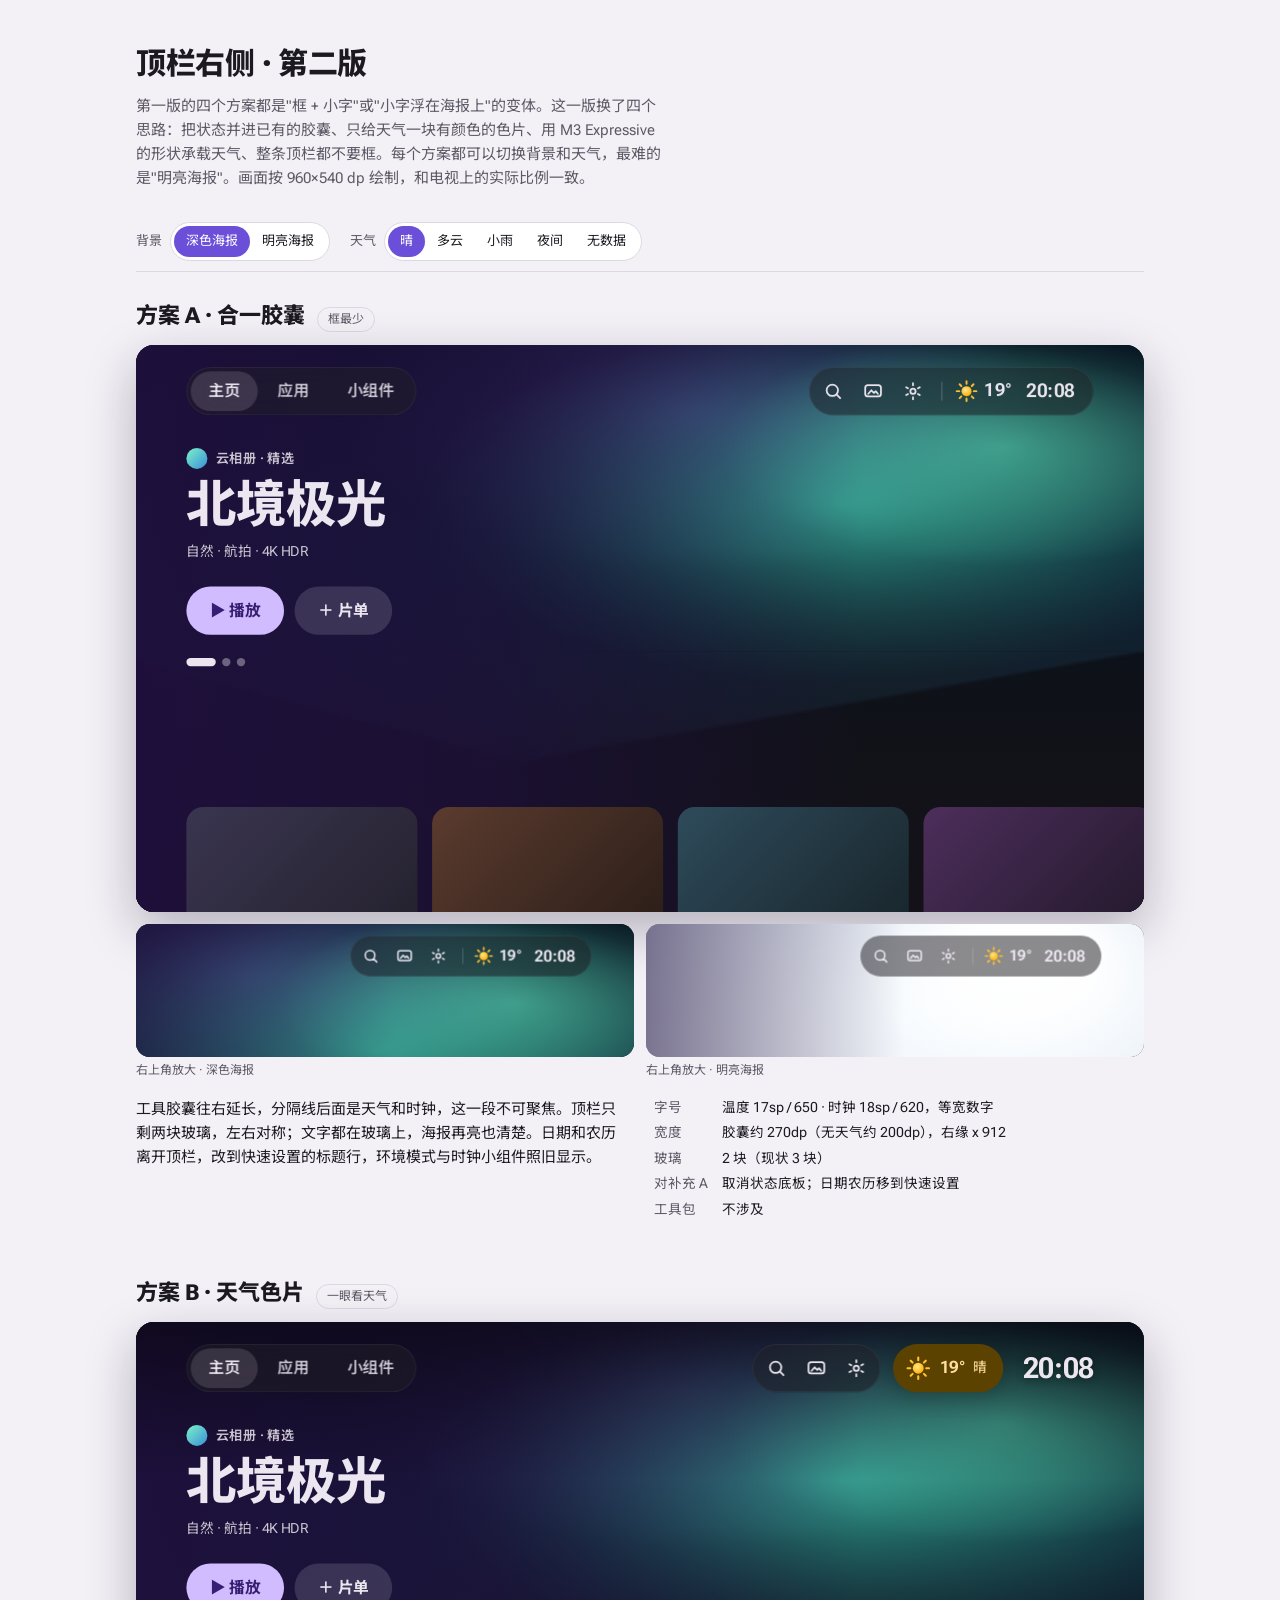
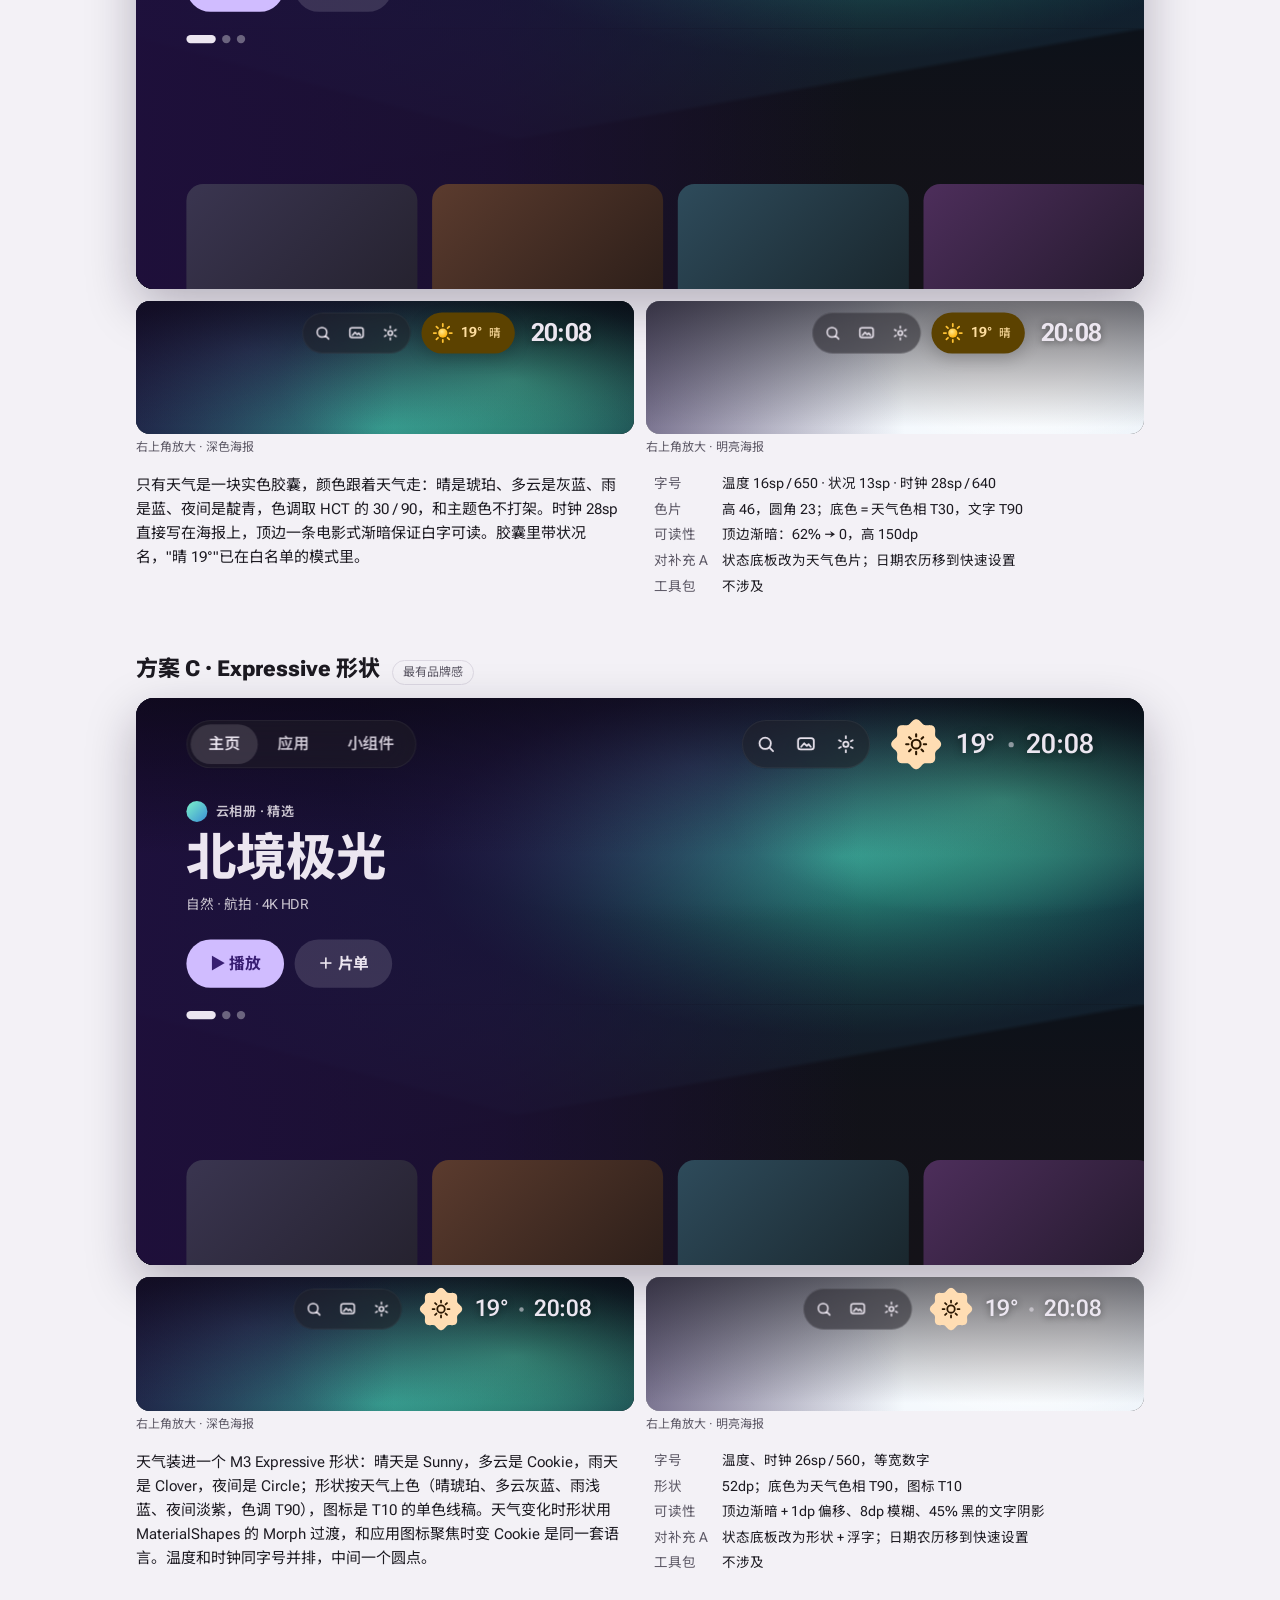
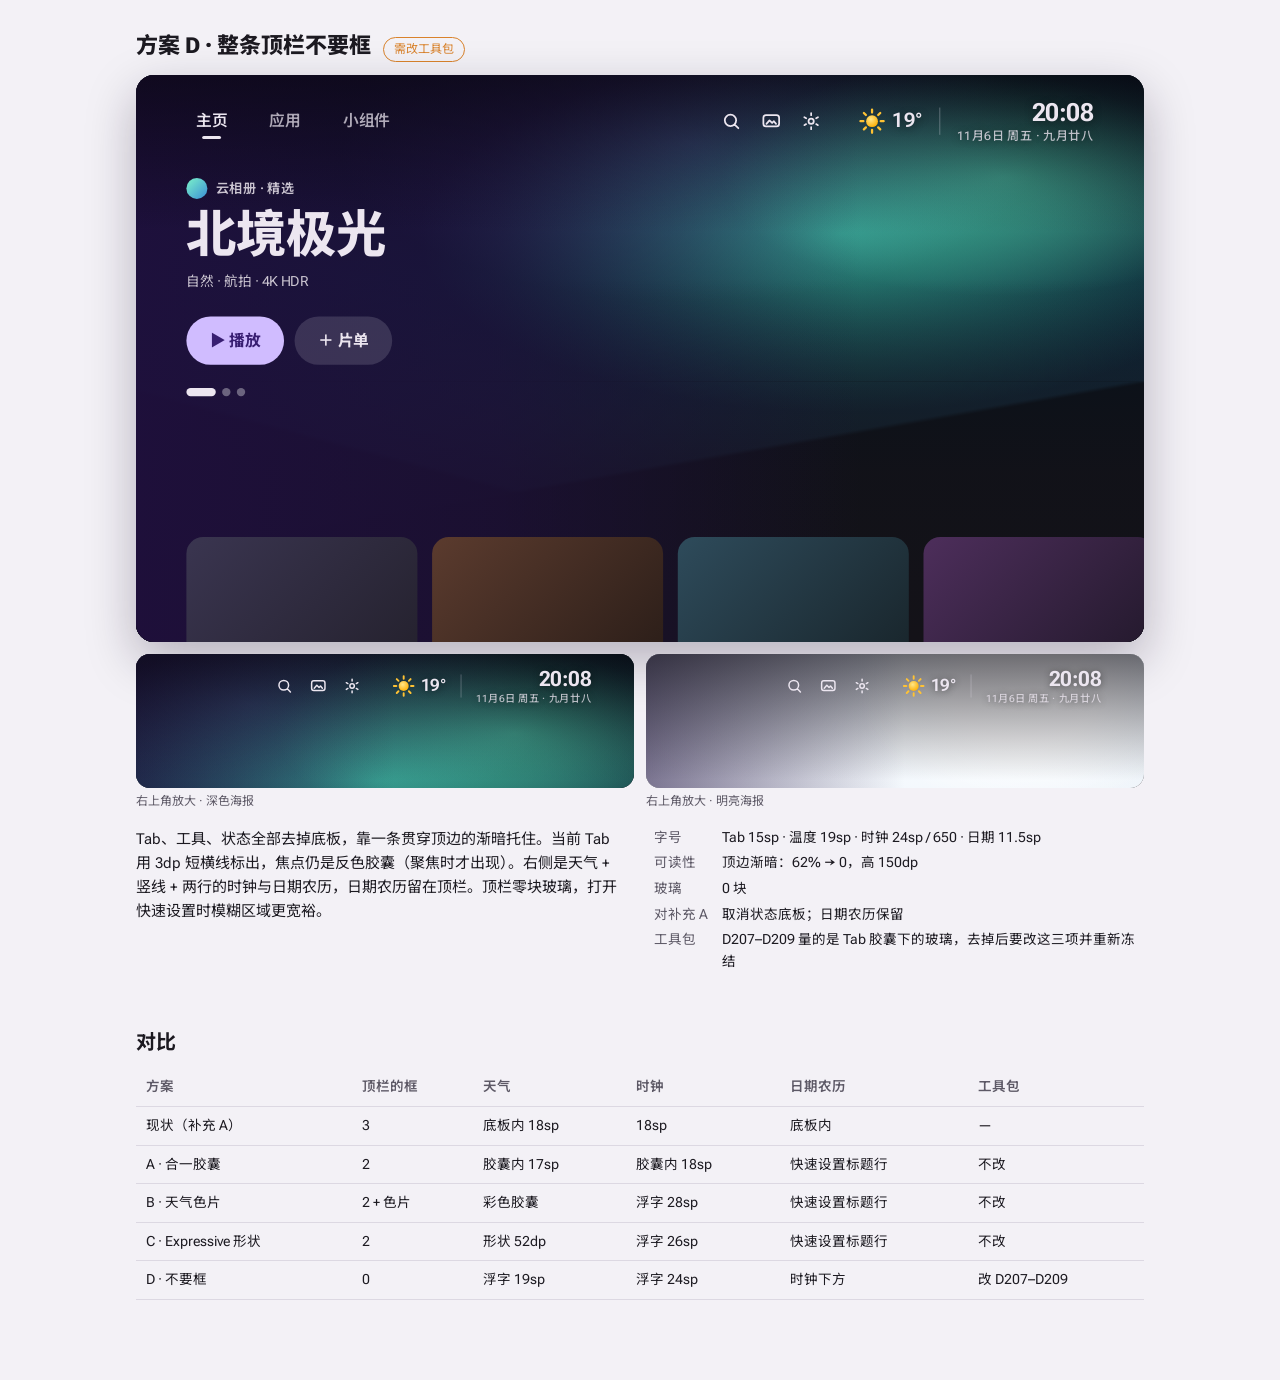
<file: docs/adr/assets/ADR-004-topbar-v2.html>
<!doctype html>
<html lang="zh-CN">
<head>
<meta charset="utf-8">
<meta name="viewport" content="width=device-width, initial-scale=1">
<title>顶栏右侧 · 第二版</title>
<link rel="preconnect" href="https://fonts.googleapis.com">
<link href="https://fonts.googleapis.com/css2?family=Roboto+Flex:opsz,wdth,wght@8..144,25..151,100..1000&family=Noto+Sans+SC:wght@300;400;500;700;900&display=swap" rel="stylesheet">
<style>
:root{
  --page:#f3f1f6; --ink:#1c1a21; --ink2:#5d5966; --rule:#dcd8e2; --accent:#6b4fd8; --card:#ffffff;
  --sans:"Roboto Flex","Noto Sans SC",system-ui,sans-serif;
}
@media (prefers-color-scheme: dark){:root:not([data-theme="light"]){--page:#121016;--ink:#ece8f2;--ink2:#a49fae;--rule:#2c2833;--accent:#b9a6ff;--card:#1b1820;color-scheme:dark}}
:root[data-theme="dark"]{--page:#121016;--ink:#ece8f2;--ink2:#a49fae;--rule:#2c2833;--accent:#b9a6ff;--card:#1b1820;color-scheme:dark}
*{box-sizing:border-box}
body{margin:0;background:var(--page);color:var(--ink);font:15px/1.6 var(--sans)}
.wrap{max-width:1040px;margin:0 auto;padding:40px max(16px,env(safe-area-inset-right,0px)) 80px max(16px,env(safe-area-inset-left,0px))}
h1{font-size:30px;font-weight:800;letter-spacing:-.01em;margin:0 0 6px}
.lede{color:var(--ink2);max-width:66ch;margin:0 0 22px}
.ctl{position:sticky;top:0;z-index:5;background:color-mix(in srgb,var(--page) 88%,transparent);backdrop-filter:blur(10px);padding:10px 0;display:flex;flex-wrap:wrap;gap:10px 20px;border-bottom:1px solid var(--rule);margin-bottom:26px}
.seg{display:flex;align-items:center;gap:8px;font-size:13px;color:var(--ink2)}
.seg div{display:flex;background:var(--card);border:1px solid var(--rule);border-radius:999px;padding:3px}
.seg button{all:unset;cursor:pointer;padding:5px 12px;border-radius:999px;font-size:13px;color:var(--ink)}
.seg button[aria-pressed="true"]{background:var(--accent);color:#fff}
section.opt{margin:0 0 54px}
.oh{display:flex;align-items:baseline;gap:12px;flex-wrap:wrap;margin-bottom:12px}
.oh h2{font-size:22px;margin:0;font-weight:800}
.oh .tag{font-size:12px;padding:2px 10px;border-radius:999px;border:1px solid var(--rule);color:var(--ink2)}
.oh .tag.kit{border-color:#d9822b;color:#d9822b}
.stage{width:100%;aspect-ratio:16/9;position:relative;border-radius:18px;overflow:hidden;box-shadow:0 18px 50px rgba(20,10,40,.28);background:#000}
.stage>.tv{position:absolute;left:0;top:0;width:960px;height:540px;transform-origin:0 0}
.zoom{margin-top:12px;display:grid;grid-template-columns:repeat(2,minmax(0,1fr));gap:12px}
.zoom .z{position:relative;aspect-ratio:560/150;border-radius:14px;overflow:hidden;background:#000}
.zoom .z>.tv{position:absolute;width:960px;height:540px;transform-origin:0 0}
.zoom .cap{font-size:12px;color:var(--ink2);margin-top:4px}
.spec{display:grid;grid-template-columns:minmax(0,1fr) minmax(0,1fr);gap:8px 28px;margin-top:16px}
.spec p{margin:0;min-width:0}
.spec dl{margin:0;display:grid;grid-template-columns:auto 1fr;gap:4px 14px;font-size:13.5px;min-width:0}
.spec dt{color:var(--ink2)}
.spec dd{margin:0}
@media (max-width:720px){.spec{grid-template-columns:1fr}.zoom{grid-template-columns:1fr}}
table{border-collapse:collapse;width:100%;font-size:13.5px}
.tbl{overflow-x:auto}
th,td{text-align:left;padding:8px 10px;border-bottom:1px solid var(--rule);vertical-align:top}
th{color:var(--ink2);font-weight:600}
code{font-family:ui-monospace,Consolas,monospace;font-size:12.5px}

/* ============ TV canvas (960 x 540 dp) — always the launcher's dark theme ============ */
.tv{font-family:var(--sans);color:#ECE6F0;overflow:hidden;
  --surface:#141218;--sc:#211F26;--sch:#2B2930;--on:#ECE6F0;--onv:#CAC4D0;--primary:#D0BCFF;--amb:#1F0F3D}
.tv .bd{position:absolute;inset:0}
.tv[data-bg="dark"] .bd{background:
  radial-gradient(60% 45% at 70% 28%,rgba(70,230,190,.55),transparent 70%),
  radial-gradient(40% 30% at 86% 18%,rgba(120,255,210,.45),transparent 70%),
  radial-gradient(50% 40% at 55% 12%,rgba(150,110,255,.35),transparent 70%),
  linear-gradient(180deg,#06121f 0%,#0d2436 45%,#163447 70%,#0b1620 100%)}
.tv[data-bg="dark"] .bd::after{content:"";position:absolute;inset:auto 0 0 0;height:46%;background:
  linear-gradient(170deg,transparent 40%,#07111a 41%),
  linear-gradient(195deg,transparent 52%,#0a1822 53%);}
.tv[data-bg="bright"] .bd{background:
  radial-gradient(28% 34% at 86% 10%,#ffffff 0%,rgba(255,255,255,.9) 30%,transparent 70%),
  radial-gradient(70% 60% at 75% 20%,#f7fbff,transparent 70%),
  linear-gradient(180deg,#dfe9f3 0%,#eef3f8 40%,#c9d6e2 64%,#8ea2b4 100%)}
.tv[data-bg="bright"] .bd::after{content:"";position:absolute;inset:auto 0 0 0;height:44%;background:
  linear-gradient(165deg,transparent 46%,#7f93a6 47%),
  linear-gradient(200deg,transparent 54%,#64788c 55%);}
.tv .scrim{position:absolute;inset:0;background:
  linear-gradient(90deg,color-mix(in srgb,var(--amb) 92%,transparent) 0%,color-mix(in srgb,var(--amb) 66%,transparent) 36%,transparent 72%),
  linear-gradient(180deg,transparent 36%,color-mix(in srgb,var(--surface) 78%,transparent) 70%,var(--surface) 100%)}
.tv .band{position:absolute;left:0;right:0;top:0;height:150px;pointer-events:none;
  background:linear-gradient(180deg,rgba(8,6,14,.62) 0%,rgba(8,6,14,.34) 45%,transparent 100%);display:none}
.tv .glass{background:color-mix(in srgb,var(--sc) 52%,transparent);-webkit-backdrop-filter:blur(24px) saturate(1.25);backdrop-filter:blur(24px) saturate(1.25);
  box-shadow:inset 0 0 0 1px rgba(255,255,255,.06)}
.tv .tabs{position:absolute;left:48px;top:21px;height:46px;border-radius:23px;display:flex;align-items:center;padding:4px;gap:2px}
.tv .tabs span{height:38px;padding:0 17px;border-radius:19px;display:grid;place-items:center;font-size:15px;font-weight:600;color:var(--onv)}
.tv .tabs span.on{background:color-mix(in srgb,var(--on) 14%,transparent);color:var(--on)}
.tv .right{position:absolute;right:48px;top:21px;height:46px;display:flex;align-items:center;gap:12px}
.tv .tools{height:46px;border-radius:23px;display:flex;align-items:center;padding:0 4px}
.tv .ib{width:38px;height:38px;display:grid;place-items:center}
.tv .ib svg{width:20px;height:20px;fill:none;stroke:var(--on);stroke-width:2;stroke-linecap:round;stroke-linejoin:round}
.tv .hero{position:absolute;left:48px;top:98px;width:500px}
.tv .src{display:flex;align-items:center;gap:8px;font-size:12.5px;font-weight:600;color:var(--onv)}
.tv .src i{width:20px;height:20px;border-radius:50%;background:linear-gradient(135deg,#7cf3c9,#3a8fd6)}
.tv .ttl{font-size:48px;font-weight:800;line-height:1.06;margin:10px 0 8px;letter-spacing:-.01em}
.tv .meta{font-size:13px;color:var(--onv)}
.tv .btns{display:flex;gap:10px;margin-top:22px}
.tv .btn{height:46px;border-radius:23px;padding:0 22px;display:flex;align-items:center;gap:8px;font-size:15px;font-weight:700}
.tv .btn.p{background:var(--primary);color:#381E72}
.tv .btn.s{background:color-mix(in srgb,var(--on) 15%,transparent)}
.tv .dots{display:flex;gap:6px;margin-top:22px}.tv .dots b{width:8px;height:8px;border-radius:4px;background:rgba(255,255,255,.35)}.tv .dots b:first-child{width:28px;background:var(--on)}
.tv .row{position:absolute;left:48px;top:440px;display:flex;gap:14px}
.tv .row div{width:220px;height:124px;border-radius:16px;background:linear-gradient(135deg,#3a3550,#24212d)}
.tv .row div:nth-child(2){background:linear-gradient(135deg,#5b3b2e,#2a1d18)}.tv .row div:nth-child(3){background:linear-gradient(135deg,#2e4b5b,#18242a)}.tv .row div:nth-child(4){background:linear-gradient(135deg,#4d2e5b,#21182a)}
.tv .num{font-variant-numeric:tabular-nums;font-feature-settings:"tnum"}
.tv .wx svg{display:block}
.tv .shadow{text-shadow:0 1px 8px rgba(0,0,0,.45)}

/* option 1 · all-in-one capsule */
.o1 .tools{padding:0 18px 0 4px}
.o1 .div{width:1px;height:18px;background:color-mix(in srgb,var(--on) 24%,transparent);margin:0 12px 0 8px}
.o1 .wx{display:flex;align-items:center;gap:6px;font-size:17px;font-weight:650}
.o1 .clk{font-size:18px;font-weight:620;margin-left:14px}

/* option 2 · weather tonal chip */
.o2 .chip{height:46px;border-radius:23px;display:flex;align-items:center;gap:8px;padding:0 16px 0 12px;font-size:16px;font-weight:650;background:var(--wxbg);color:var(--wxfg);
  box-shadow:0 6px 18px rgba(0,0,0,.18)}
.o2 .chip small{font-size:13px;font-weight:550;opacity:.86}
.o2 .clk{font-size:28px;font-weight:640;letter-spacing:-.01em;margin-left:6px}

/* option 3 · expressive shape */
.o3 .shape{width:52px;height:52px;position:relative;display:grid;place-items:center;margin-right:2px}
.o3 .shape svg.s{position:absolute;inset:0;width:52px;height:52px}
.o3 .shape svg.s path{fill:var(--shp)}
.o3 .shape .g{position:relative;width:24px;height:24px}
.o3 .shape .g svg{width:24px;height:24px}
.o3 .t{font-size:26px;font-weight:560}
.o3 .sep{width:5px;height:5px;border-radius:50%;background:color-mix(in srgb,var(--on) 55%,transparent);margin:0 2px}
.o3 .clk{font-size:26px;font-weight:560}

/* option 4 · no boxes at all */
.o4 .tabs{background:none;-webkit-backdrop-filter:none;backdrop-filter:none;box-shadow:none;padding:4px 0;gap:6px;left:40px}
.o4 .tabs span{color:color-mix(in srgb,var(--on) 72%,transparent)}
.o4 .tabs span.on{background:none;color:var(--on);position:relative}
.o4 .tabs span.on::after{content:"";position:absolute;left:50%;bottom:2px;width:18px;height:3px;border-radius:2px;background:var(--on);transform:translateX(-50%)}
.o4 .tools{background:none;-webkit-backdrop-filter:none;backdrop-filter:none;box-shadow:none}
.o4 .stat{display:flex;align-items:center;gap:10px;margin-left:10px}
.o4 .wx{display:flex;align-items:center;gap:6px;font-size:19px;font-weight:620}
.o4 .vr{width:1px;height:26px;background:color-mix(in srgb,var(--on) 30%,transparent);margin:0 6px}
.o4 .tblk{display:flex;flex-direction:column;align-items:flex-end;line-height:1.05}
.o4 .tblk b{font-size:24px;font-weight:650}
.o4 .tblk span{font-size:11.5px;color:color-mix(in srgb,var(--on) 78%,transparent);margin-top:3px;font-weight:500}
.tv[data-flat="1"] .tabs:not(.keep){background:none;-webkit-backdrop-filter:none;backdrop-filter:none;box-shadow:none}
</style>
</head>
<body>
<div class="wrap">
  <h1>顶栏右侧 · 第二版</h1>
  <p class="lede">第一版的四个方案都是"框 + 小字"或"小字浮在海报上"的变体。这一版换了四个思路：把状态并进已有的胶囊、只给天气一块有颜色的色片、用 M3 Expressive 的形状承载天气、整条顶栏都不要框。每个方案都可以切换背景和天气，最难的是"明亮海报"。画面按 960×540 dp 绘制，和电视上的实际比例一致。</p>

  <div class="ctl" role="toolbar">
    <div class="seg">背景<div data-k="bg"><button data-v="dark" aria-pressed="true">深色海报</button><button data-v="bright" aria-pressed="false">明亮海报</button></div></div>
    <div class="seg">天气<div data-k="wx"><button data-v="clear" aria-pressed="true">晴</button><button data-v="cloudy" aria-pressed="false">多云</button><button data-v="rain" aria-pressed="false">小雨</button><button data-v="night" aria-pressed="false">夜间</button><button data-v="none" aria-pressed="false">无数据</button></div></div>
  </div>

  <section class="opt" id="o1">
    <div class="oh"><h2>方案 A · 合一胶囊</h2><span class="tag">框最少</span></div>
    <div class="stage"><div class="tv o1"></div></div>
    <div class="zoom"><div><div class="z"><div class="tv o1" data-fix="dark"></div></div><div class="cap">右上角放大 · 深色海报</div></div><div><div class="z"><div class="tv o1" data-fix="bright"></div></div><div class="cap">右上角放大 · 明亮海报</div></div></div>
    <div class="spec">
      <p>工具胶囊往右延长，分隔线后面是天气和时钟，这一段不可聚焦。顶栏只剩两块玻璃，左右对称；文字都在玻璃上，海报再亮也清楚。日期和农历离开顶栏，改到快速设置的标题行，环境模式与时钟小组件照旧显示。</p>
      <dl><dt>字号</dt><dd>温度 17sp / 650 · 时钟 18sp / 620，等宽数字</dd><dt>宽度</dt><dd>胶囊约 270dp（无天气约 200dp），右缘 x 912</dd><dt>玻璃</dt><dd>2 块（现状 3 块）</dd><dt>对补充 A</dt><dd>取消状态底板；日期农历移到快速设置</dd><dt>工具包</dt><dd>不涉及</dd></dl>
    </div>
  </section>

  <section class="opt" id="o2">
    <div class="oh"><h2>方案 B · 天气色片</h2><span class="tag">一眼看天气</span></div>
    <div class="stage"><div class="tv o2"></div></div>
    <div class="zoom"><div><div class="z"><div class="tv o2" data-fix="dark"></div></div><div class="cap">右上角放大 · 深色海报</div></div><div><div class="z"><div class="tv o2" data-fix="bright"></div></div><div class="cap">右上角放大 · 明亮海报</div></div></div>
    <div class="spec">
      <p>只有天气是一块实色胶囊，颜色跟着天气走：晴是琥珀、多云是灰蓝、雨是蓝、夜间是靛青，色调取 HCT 的 30 / 90，和主题色不打架。时钟 28sp 直接写在海报上，顶边一条电影式渐暗保证白字可读。胶囊里带状况名，"晴 19°"已在白名单的模式里。</p>
      <dl><dt>字号</dt><dd>温度 16sp / 650 · 状况 13sp · 时钟 28sp / 640</dd><dt>色片</dt><dd>高 46，圆角 23；底色 = 天气色相 T30，文字 T90</dd><dt>可读性</dt><dd>顶边渐暗：62% → 0，高 150dp</dd><dt>对补充 A</dt><dd>状态底板改为天气色片；日期农历移到快速设置</dd><dt>工具包</dt><dd>不涉及</dd></dl>
    </div>
  </section>

  <section class="opt" id="o3">
    <div class="oh"><h2>方案 C · Expressive 形状</h2><span class="tag">最有品牌感</span></div>
    <div class="stage"><div class="tv o3"></div></div>
    <div class="zoom"><div><div class="z"><div class="tv o3" data-fix="dark"></div></div><div class="cap">右上角放大 · 深色海报</div></div><div><div class="z"><div class="tv o3" data-fix="bright"></div></div><div class="cap">右上角放大 · 明亮海报</div></div></div>
    <div class="spec">
      <p>天气装进一个 M3 Expressive 形状：晴天是 Sunny，多云是 Cookie，雨天是 Clover，夜间是 Circle；形状按天气上色（晴琥珀、多云灰蓝、雨浅蓝、夜间淡紫，色调 T90），图标是 T10 的单色线稿。天气变化时形状用 MaterialShapes 的 Morph 过渡，和应用图标聚焦时变 Cookie 是同一套语言。温度和时钟同字号并排，中间一个圆点。</p>
      <dl><dt>字号</dt><dd>温度、时钟 26sp / 560，等宽数字</dd><dt>形状</dt><dd>52dp；底色为天气色相 T90，图标 T10</dd><dt>可读性</dt><dd>顶边渐暗 + 1dp 偏移、8dp 模糊、45% 黑的文字阴影</dd><dt>对补充 A</dt><dd>状态底板改为形状 + 浮字；日期农历移到快速设置</dd><dt>工具包</dt><dd>不涉及</dd></dl>
    </div>
  </section>

  <section class="opt" id="o4">
    <div class="oh"><h2>方案 D · 整条顶栏不要框</h2><span class="tag kit">需改工具包</span></div>
    <div class="stage"><div class="tv o4"></div></div>
    <div class="zoom"><div><div class="z"><div class="tv o4" data-fix="dark"></div></div><div class="cap">右上角放大 · 深色海报</div></div><div><div class="z"><div class="tv o4" data-fix="bright"></div></div><div class="cap">右上角放大 · 明亮海报</div></div></div>
    <div class="spec">
      <p>Tab、工具、状态全部去掉底板，靠一条贯穿顶边的渐暗托住。当前 Tab 用 3dp 短横线标出，焦点仍是反色胶囊（聚焦时才出现）。右侧是天气 + 竖线 + 两行的时钟与日期农历，日期农历留在顶栏。顶栏零块玻璃，打开快速设置时模糊区域更宽裕。</p>
      <dl><dt>字号</dt><dd>Tab 15sp · 温度 19sp · 时钟 24sp / 650 · 日期 11.5sp</dd><dt>可读性</dt><dd>顶边渐暗：62% → 0，高 150dp</dd><dt>玻璃</dt><dd>0 块</dd><dt>对补充 A</dt><dd>取消状态底板；日期农历保留</dd><dt>工具包</dt><dd>D207–D209 量的是 Tab 胶囊下的玻璃，去掉后要改这三项并重新冻结</dd></dl>
    </div>
  </section>

  <section>
    <h2 style="font-size:20px;margin:0 0 10px">对比</h2>
    <div class="tbl"><table>
      <thead><tr><th>方案</th><th>顶栏的框</th><th>天气</th><th>时钟</th><th>日期农历</th><th>工具包</th></tr></thead>
      <tbody>
        <tr><td>现状（补充 A）</td><td>3</td><td>底板内 18sp</td><td>18sp</td><td>底板内</td><td>—</td></tr>
        <tr><td>A · 合一胶囊</td><td>2</td><td>胶囊内 17sp</td><td>胶囊内 18sp</td><td>快速设置标题行</td><td>不改</td></tr>
        <tr><td>B · 天气色片</td><td>2 + 色片</td><td>彩色胶囊</td><td>浮字 28sp</td><td>快速设置标题行</td><td>不改</td></tr>
        <tr><td>C · Expressive 形状</td><td>2</td><td>形状 52dp</td><td>浮字 26sp</td><td>快速设置标题行</td><td>不改</td></tr>
        <tr><td>D · 不要框</td><td>0</td><td>浮字 19sp</td><td>浮字 24sp</td><td>时钟下方</td><td>改 D207–D209</td></tr>
      </tbody>
    </table></div>
  </section>
</div>

<template id="ico">
  <svg data-k="search" viewBox="0 0 24 24"><path d="M11 4.5a6.5 6.5 0 1 0 0 13a6.5 6.5 0 1 0 0-13zM20 20l-4.2-4.2"/></svg>
  <svg data-k="amb" viewBox="0 0 24 24"><path d="M6 5h12a3 3 0 0 1 3 3v7a3 3 0 0 1-3 3H6a3 3 0 0 1-3-3V8a3 3 0 0 1 3-3zM6.5 15l3.5-4 3 3 2-2 2.5 3"/></svg>
  <svg data-k="gear" viewBox="0 0 24 24"><path d="M12 9a3 3 0 1 0 0 6a3 3 0 1 0 0-6zM12 2.8v2.4M12 18.8v2.4M4.2 7.5l2.1 1.2M17.7 15.3l2.1 1.2M4.2 16.5l2.1-1.2M17.7 8.7l2.1-1.2"/></svg>
</template>

<script>
const WX = {
  clear:  {name:'晴', t:'19°', hue:'#FFB300', bg:'#5C4200', fg:'#FFDFA0', shp:'#FFDDB3', on:'#2B1700', shape:'sunny'},
  cloudy: {name:'多云', t:'14°', hue:'#C9D3E0', bg:'#36475A', fg:'#D3E4F8', shp:'#D3E3F5', on:'#0E1D2C', shape:'cookie'},
  rain:   {name:'小雨', t:'9°', hue:'#8EC5FF', bg:'#004A77', fg:'#CDE5FF', shp:'#CDE5FF', on:'#001D33', shape:'clover'},
  night:  {name:'晴', t:'12°', hue:'#F1E6B0', bg:'#2F3170', fg:'#E0E0FF', shp:'#E0DFFF', on:'#14134A', shape:'circle'},
  none: null
};
const S = {bg:'dark', wx:'clear'};

function colorGlyph(k, size){
  const s = size||22;
  if(k==='clear') return `<svg width="${s}" height="${s}" viewBox="0 0 24 24"><defs><radialGradient id="sg" cx="40%" cy="35%" r="70%"><stop offset="0" stop-color="#FFE68A"/><stop offset="1" stop-color="#FFAE00"/></radialGradient></defs><g stroke="#FFC233" stroke-width="2" stroke-linecap="round"><path d="M12 1.8v2.6M12 19.6v2.6M1.8 12h2.6M19.6 12h2.6M4.8 4.8l1.8 1.8M17.4 17.4l1.8 1.8M4.8 19.2l1.8-1.8M17.4 6.6l1.8-1.8"/></g><circle cx="12" cy="12" r="5.2" fill="url(#sg)"/></svg>`;
  if(k==='cloudy') return `<svg width="${s}" height="${s}" viewBox="0 0 24 24"><circle cx="8.6" cy="8.4" r="4" fill="#FFC233"/><path fill="#E6ECF4" d="M7.6 19h10a4 4 0 0 0 .6-7.95A5.8 5.8 0 0 0 7.1 10a4.5 4.5 0 0 0 .5 9z"/></svg>`;
  if(k==='rain') return `<svg width="${s}" height="${s}" viewBox="0 0 24 24"><path fill="#DCE4EE" d="M7.4 15h10a3.9 3.9 0 0 0 .5-7.76A5.6 5.6 0 0 0 6.7 6.6 4.2 4.2 0 0 0 7.4 15z"/><g stroke="#8EC5FF" stroke-width="1.9" stroke-linecap="round"><path d="m8.6 17.4-1 2.6M12.6 17.4l-1 2.6M16.6 17.4l-1 2.6"/></g></svg>`;
  return `<svg width="${s}" height="${s}" viewBox="0 0 24 24"><path fill="#F1E6B0" d="M19.6 14.6A7.9 7.9 0 0 1 9.4 4.4a7.9 7.9 0 1 0 10.2 10.2z"/></svg>`;
}
function lineGlyph(k, color){
  const a = `fill="none" stroke="${color}" stroke-width="2" stroke-linecap="round" stroke-linejoin="round"`;
  if(k==='clear') return `<svg viewBox="0 0 24 24"><g ${a}><circle cx="12" cy="12" r="4.2"/><path d="M12 2.5v2.2M12 19.3v2.2M2.5 12h2.2M19.3 12h2.2M5.3 5.3l1.6 1.6M17.1 17.1l1.6 1.6M5.3 18.7l1.6-1.6M17.1 6.9l1.6-1.6"/></g></svg>`;
  if(k==='cloudy') return `<svg viewBox="0 0 24 24"><g ${a}><path d="M7.5 18.5h9.8a3.8 3.8 0 0 0 .4-7.58A5.5 5.5 0 0 0 7.2 9.6a4.45 4.45 0 0 0 .3 8.9z"/></g></svg>`;
  if(k==='rain') return `<svg viewBox="0 0 24 24"><g ${a}><path d="M7.4 14.5h9.6a3.7 3.7 0 0 0 .5-7.37A5.3 5.3 0 0 0 7 6.8a3.9 3.9 0 0 0 .4 7.7zM9 17.5l-.9 2.4M13 17.5l-.9 2.4M17 17.5l-.9 2.4"/></g></svg>`;
  return `<svg viewBox="0 0 24 24"><g ${a}><path d="M19.2 14.8A7.6 7.6 0 0 1 9.2 4.8a7.6 7.6 0 1 0 10 10z"/></g></svg>`;
}
/* MaterialShapes-like outlines: r(θ) = R·(1 + a·cos(nθ)) sampled into a smooth path */
function shapePath(kind){
  const R = 24, cx = 26, cy = 26;
  const p = {sunny:[8,.09], cookie:[9,.055], clover:[4,.16], circle:[1,0]}[kind];
  const pts = [];
  for(let i=0;i<=240;i++){
    const t = i/240*Math.PI*2;
    const r = R*(1 - p[1]) * (1 + p[1]*Math.cos(p[0]*t + (kind==='clover'?Math.PI/4:0)));
    pts.push([cx + r*Math.cos(t - Math.PI/2), cy + r*Math.sin(t - Math.PI/2)]);
  }
  return 'M' + pts.map(q => q[0].toFixed(2)+' '+q[1].toFixed(2)).join('L') + 'Z';
}

function tools(){
  const t = document.getElementById('ico').content;
  return ['search','amb','gear'].map(k => `<span class="ib">${t.querySelector(`[data-k="${k}"]`).outerHTML}</span>`).join('');
}

function right(opt){
  const w = WX[S.wx];
  const clock = '<span class="num">20:08</span>';
  if(opt==='o1'){
    const wx = w ? `<span class="div"></span><span class="wx">${colorGlyph(S.wx,22)}<span class="num">${w.t}</span></span>` : '<span class="div"></span>';
    return `<div class="tools glass">${tools()}${wx}<span class="clk num">20:08</span></div>`;
  }
  if(opt==='o2'){
    const chip = w ? `<div class="chip" style="--wxbg:${w.bg};--wxfg:${w.fg}">${colorGlyph(S.wx,24)}<span class="num">${w.t}</span><small>${w.name}</small></div>` : '';
    return `<div class="tools glass">${tools()}</div>${chip}<span class="clk shadow">${clock}</span>`;
  }
  if(opt==='o3'){
    const sh = w ? `<div class="shape" style="--shp:${w.shp}"><svg class="s" viewBox="0 0 52 52"><path d="${shapePath(w.shape)}"/></svg><span class="g">${lineGlyph(S.wx, w.on)}</span></div><span class="t num shadow">${w.t}</span><span class="sep"></span>` : '';
    return `<div class="tools glass">${tools()}</div><div style="display:flex;align-items:center;gap:10px;margin-left:6px">${sh}<span class="clk shadow">${clock}</span></div>`;
  }
  const wx = w ? `<span class="wx shadow">${colorGlyph(S.wx,26)}<span class="num">${w.t}</span></span><span class="vr"></span>` : '';
  return `<div class="tools">${tools()}</div><div class="stat">${wx}<div class="tblk shadow"><b class="num">20:08</b><span>11月6日 周五 · 九月廿八</span></div></div>`;
}

function tvHTML(opt, bg){
  const bright = bg==='bright';
  return `<div class="bd"></div><div class="scrim"></div><div class="band"${opt!=='o1'?' style="display:block"':''}></div>
  <div class="hero"><div class="src"><i></i>云相册 · 精选</div><div class="ttl">${bright?'冰川来信':'北境极光'}</div><div class="meta">自然 · 航拍 · 4K HDR</div>
  <div class="btns"><div class="btn p">▶ 播放</div><div class="btn s">＋ 片单</div></div><div class="dots"><b></b><b></b><b></b></div></div>
  <div class="row"><div></div><div></div><div></div><div></div></div>
  <div class="tabs glass"><span class="on">主页</span><span>应用</span><span>小组件</span></div>
  <div class="right">${right(opt)}</div>`;
}

function render(){
  document.querySelectorAll('.tv').forEach(tv => {
    const opt = [...tv.classList].find(c => /^o\d$/.test(c));
    const bg = tv.dataset.fix || S.bg;
    tv.dataset.bg = bg;
    tv.innerHTML = tvHTML(opt, bg);
  });
  fit();
}
function fit(){
  document.querySelectorAll('.stage').forEach(st => {
    const tv = st.querySelector('.tv'); tv.style.transform = `scale(${st.clientWidth/960})`;
  });
  document.querySelectorAll('.zoom .z').forEach(z => {
    const tv = z.querySelector('.tv'); const s = z.clientWidth/560;
    tv.style.transform = `scale(${s}) translate(-400px,-8px)`;
  });
}
document.querySelectorAll('.seg [data-k]').forEach(g => g.addEventListener('click', e => {
  const b = e.target.closest('button'); if(!b) return;
  S[g.dataset.k] = b.dataset.v;
  g.querySelectorAll('button').forEach(x => x.setAttribute('aria-pressed', x===b ? 'true':'false'));
  render();
}));
addEventListener('resize', fit);
render();
</script>
</body>
</html>
</file>
